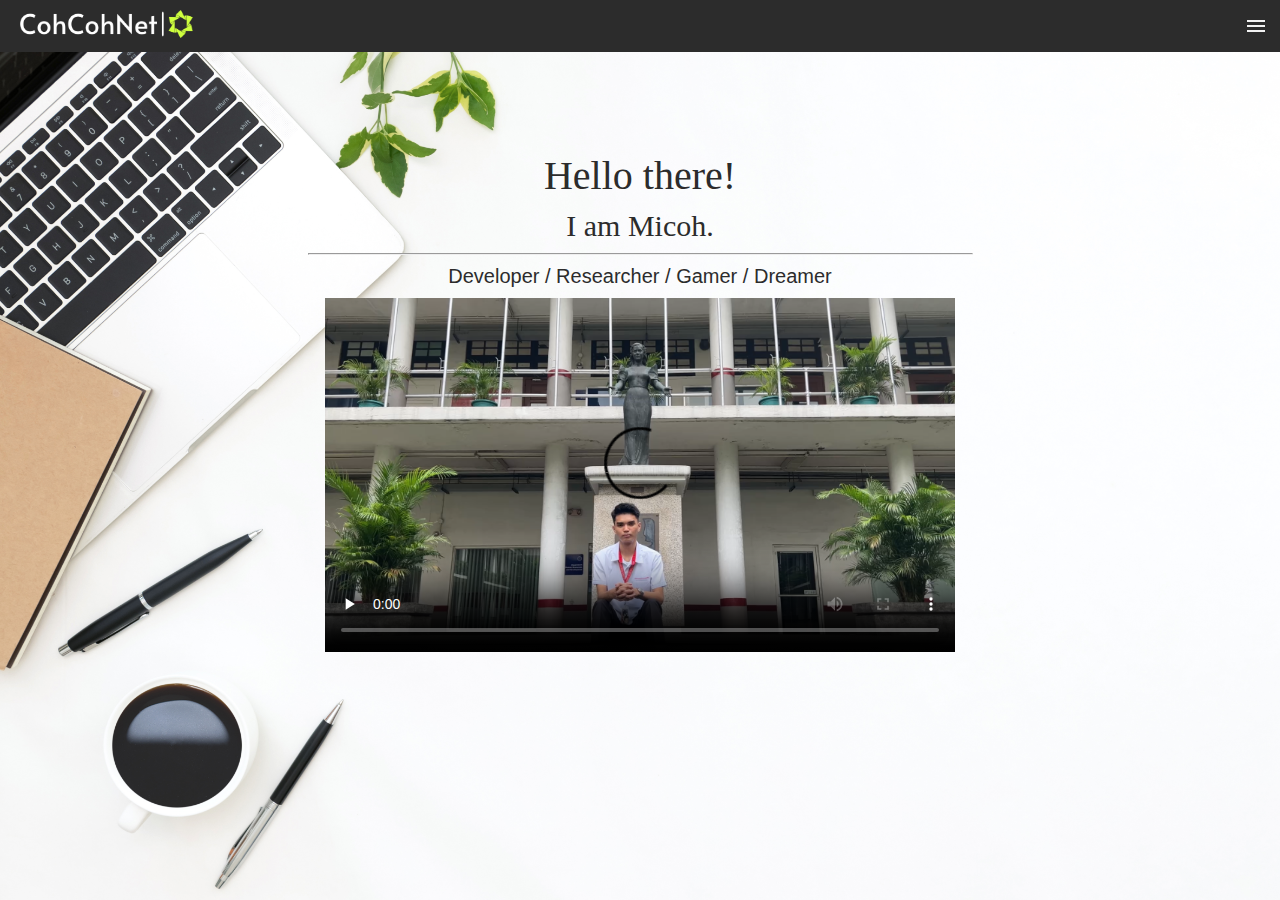
<file: index.html>
<!DOCTYPE html> 
<html lang="en">
<head>
    <meta charset="utf-8">
    <meta name="viewport" content="width=device-width, initial-scale=1.0">
    <title>Home</title>
    <link rel="stylesheet" href="design.css">
</head>
<body id="Home">
    <!--VILLAR, MICOH-->
    <!--03/01/2024-->
    <header class="topnav">
        <a class="logo" href="../index.html"><img src="images/Logo.png" alt="Logo"></a>
        <input class="menu-btn" type="checkbox" id="menu-btn">
        <label class="menu-icon" for="menu-btn"><span class="nav-icon"></span></label>
        <ul class="navcontainer">
            <li><a class="active" href="index.html">Home</a></li>
            <li><a href="RESUME/VILLAR_RESUME_ITAD.html">Resume</a></li>
            <li><a href="BIOGRAPHY/Villar_Biography_.html">Biography</a></li>
            <li><a href="SKILLS/Skills.html">Skills & Interests</a></li>
            <li><a href="GALLERY/Villar-Gallery.html">Gallery</a></li>
            <li><a href="MY BEATS/my-beats.html"> My Beats</a></li>
            <li><a href="MY KIND OF FILM/myfilms.html">My Kind of Film</a></li>
            <li><a href="DREAM DESTINATIONS/destination.html">Travel Goals</a></li>
            <li><a href="BUCKET LIST/bucketlist.html">Bucket List</a></li>
        </ul>
    </header>
    <div id="welcomemessage">
        <h1 id="hello">
            Hello there!
        </h1>
        <h1 id="intro">
            I am Micoh.
        </h1>
        <hr width="95%">
        <p id="roletitles">
            Developer / Researcher / Gamer / Dreamer
        </p>
        <div class="vid-container">
            <video poster="images/welcome.png" id="welcomevid" controls preload="none">
                <source  src="videos/Welcome Video.mp4" type="video/mp4">
            </video>
        </div>
    </div>
</body>
</html>
</file>
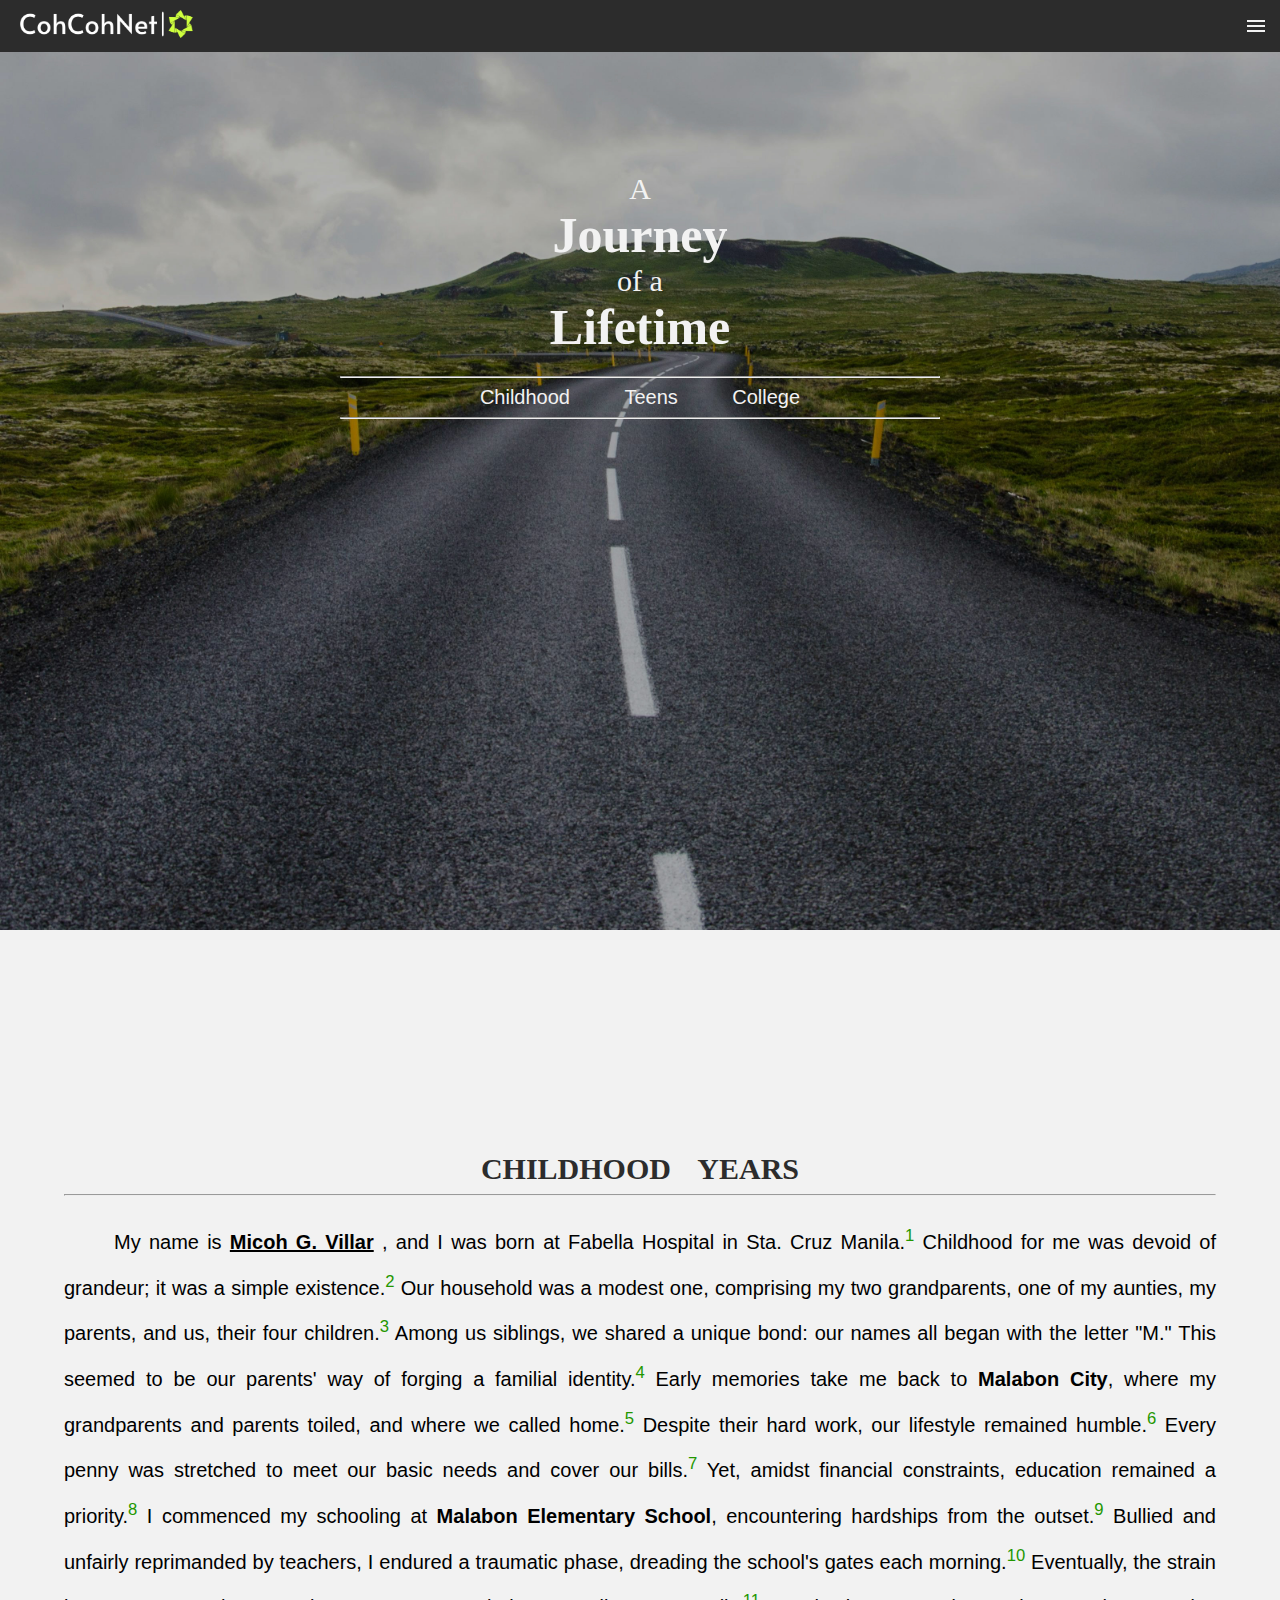
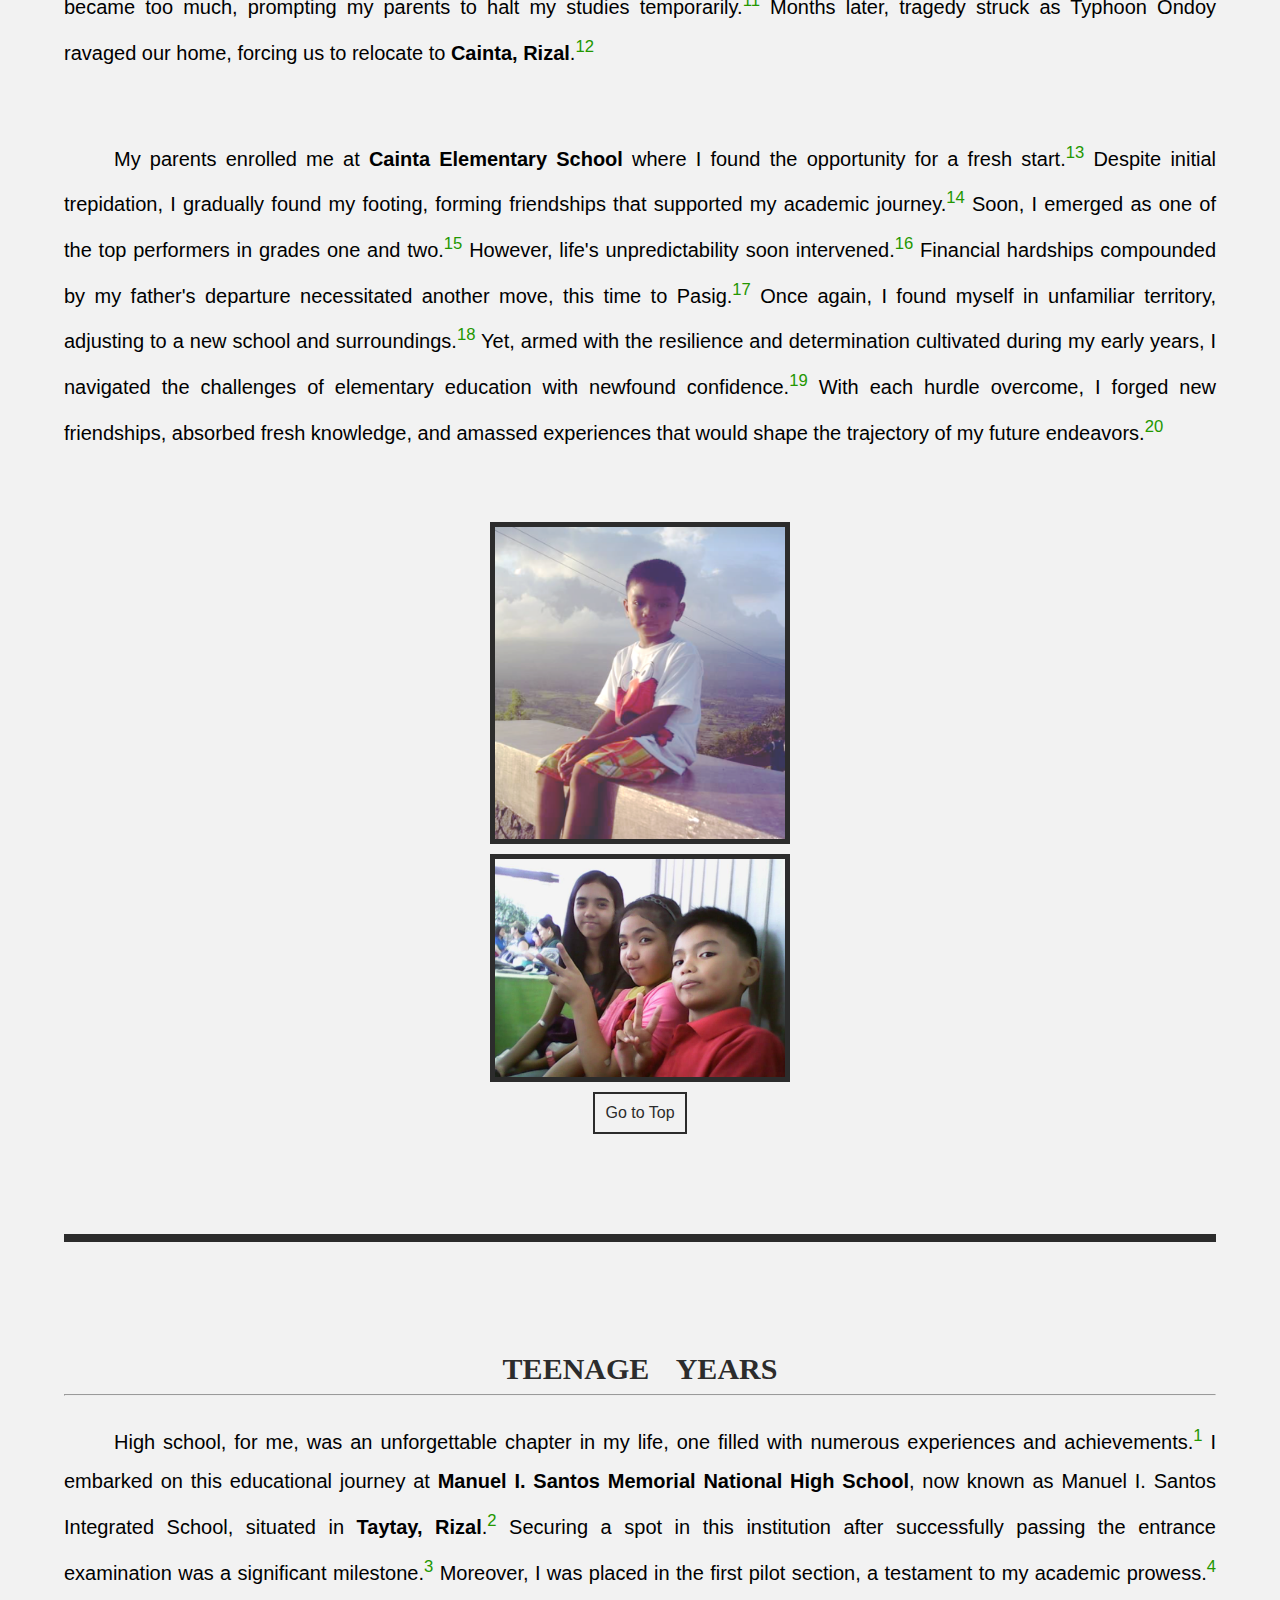
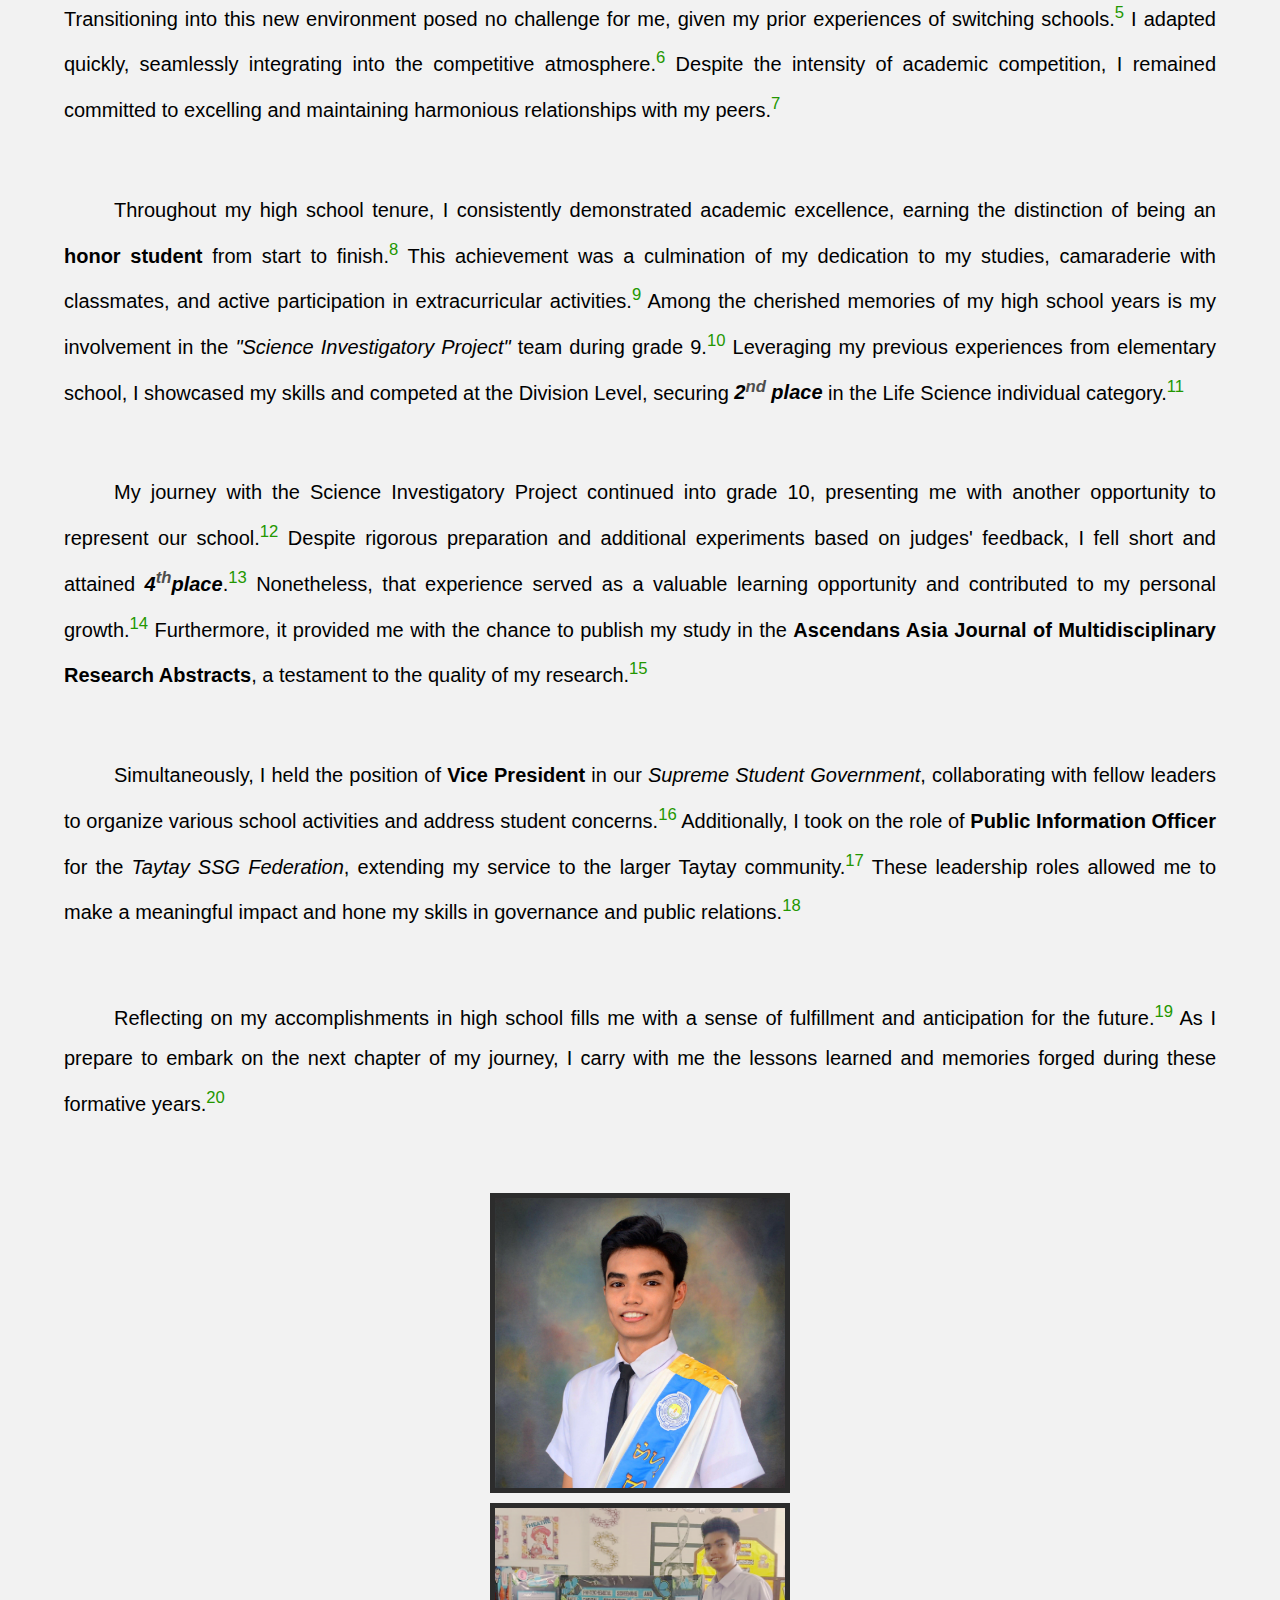
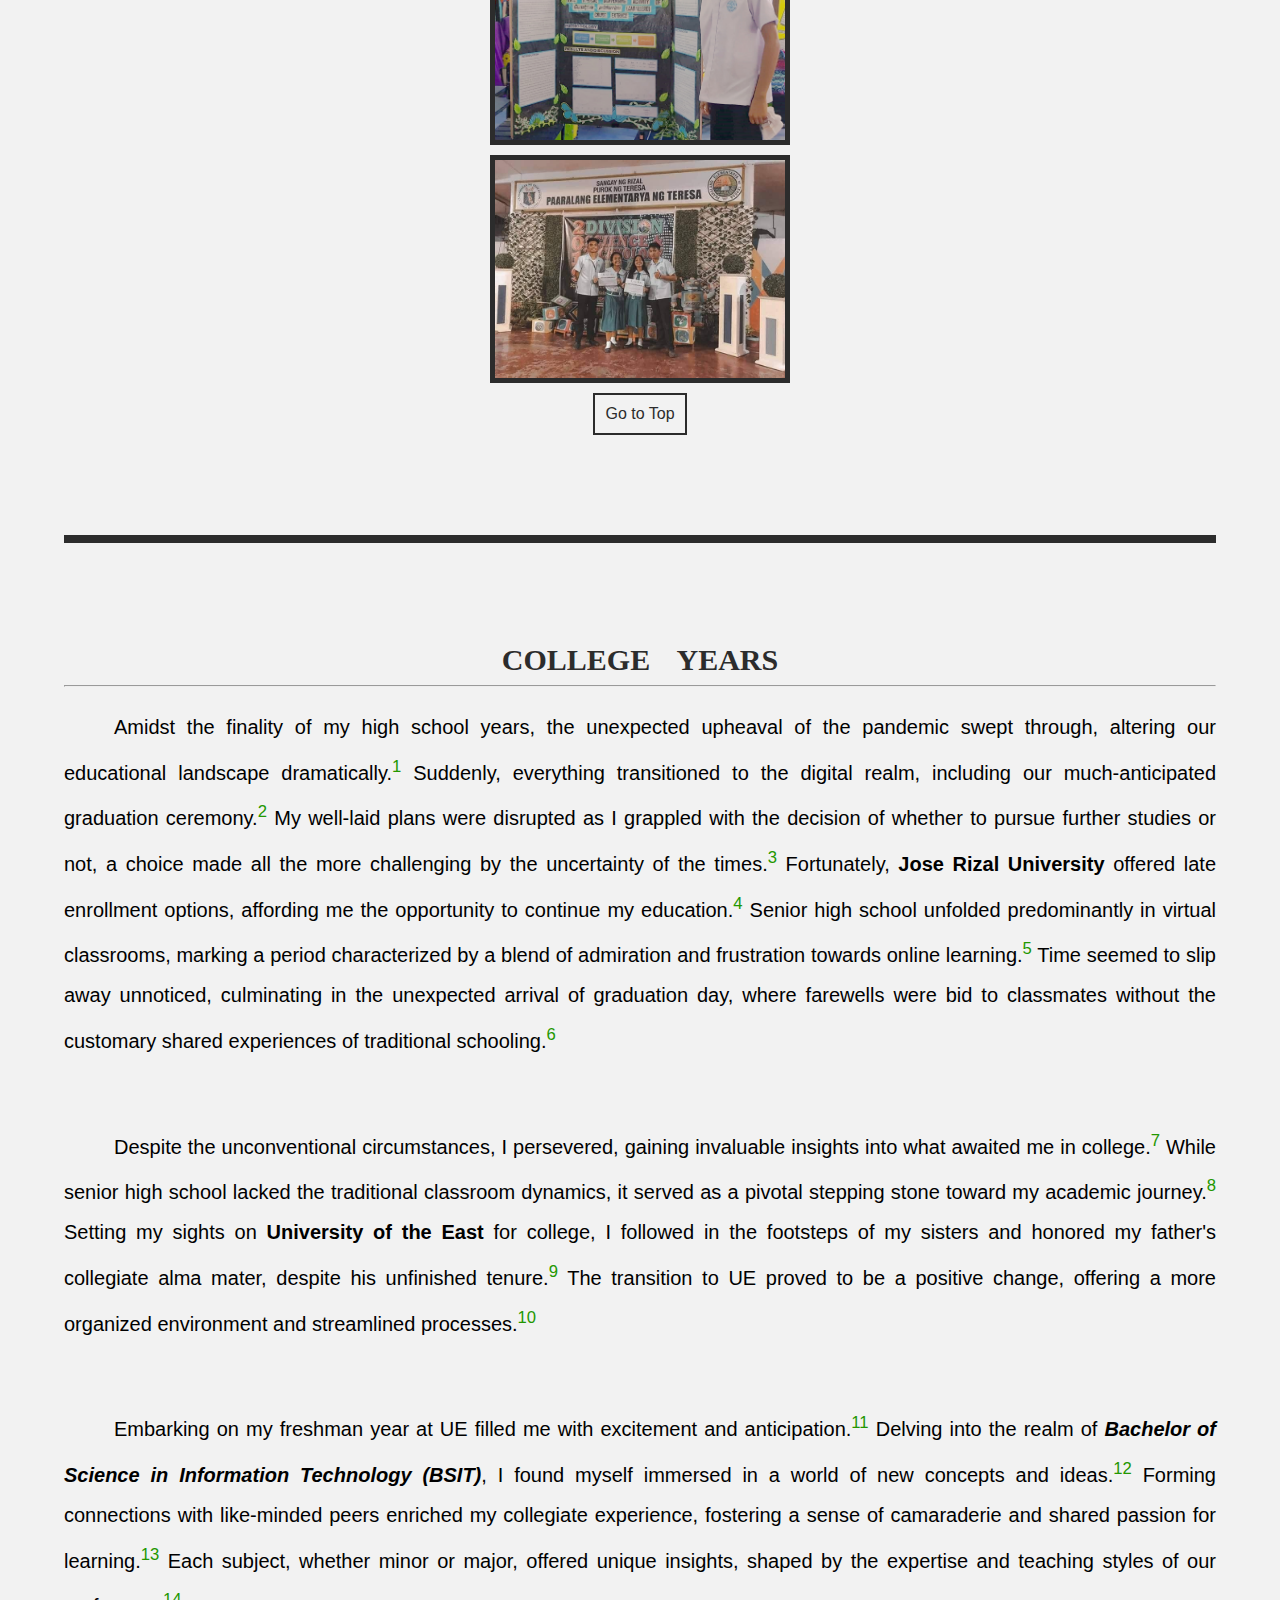
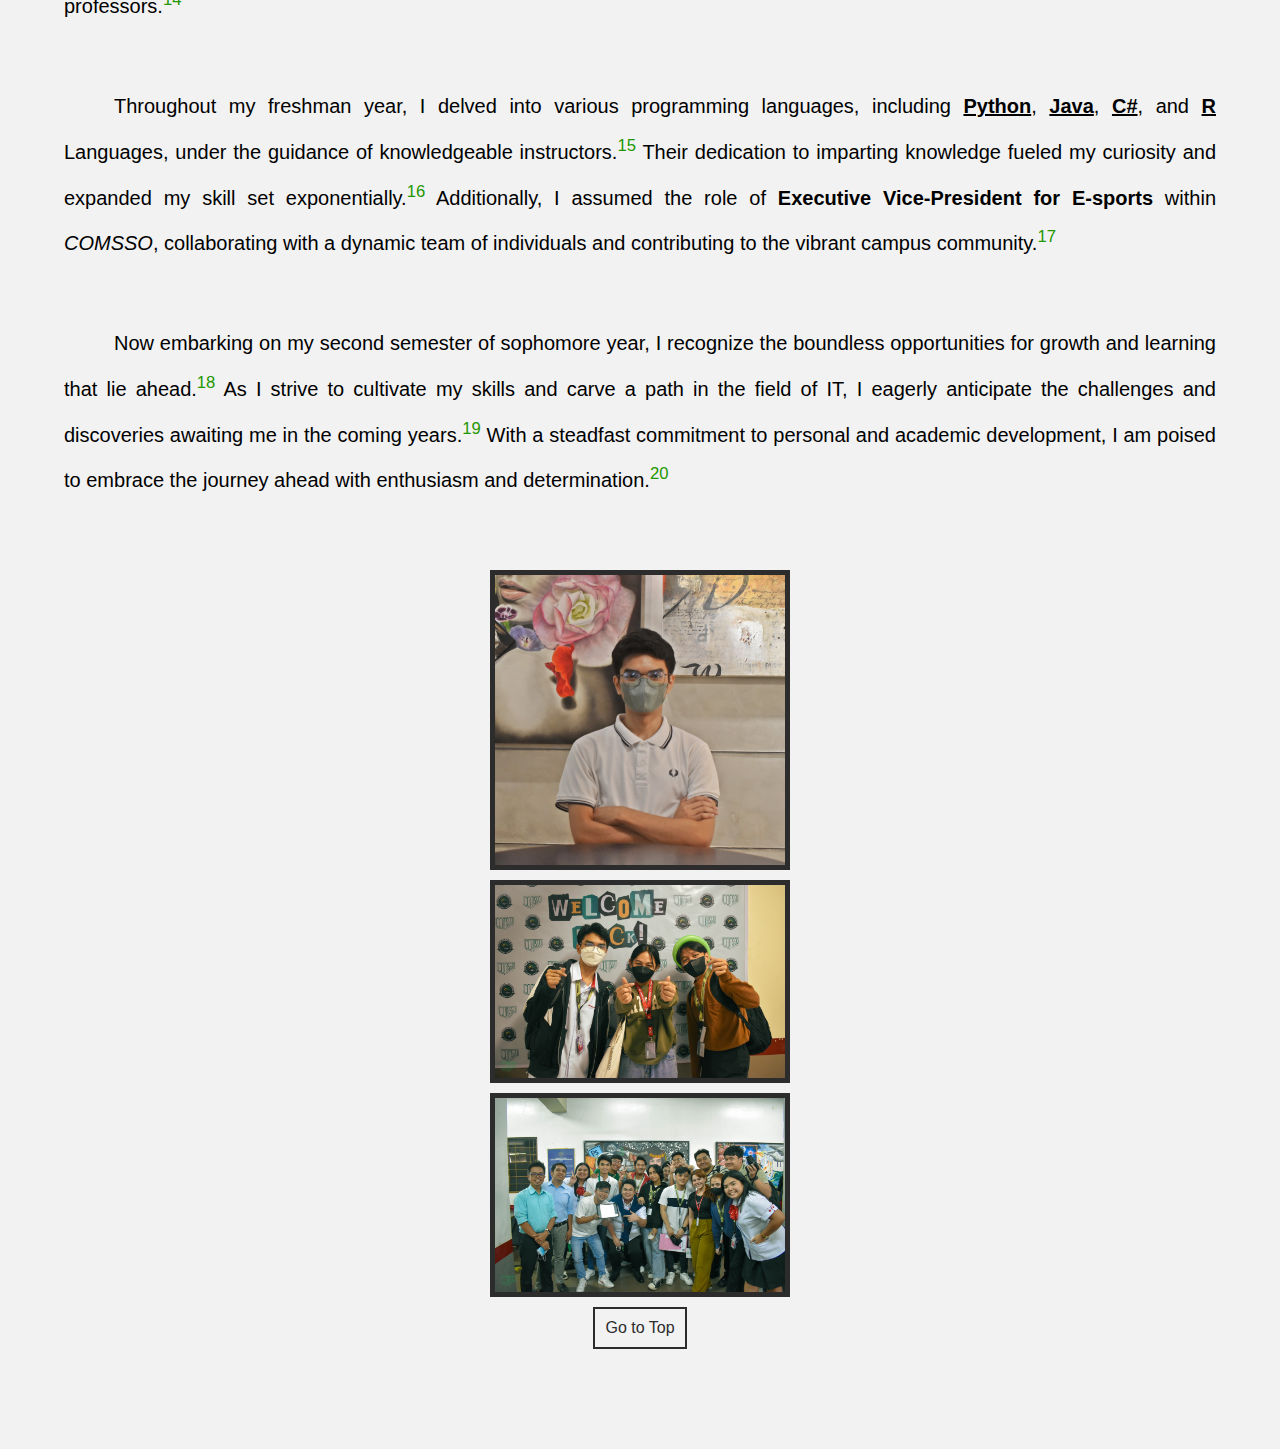
<file: BIOGRAPHY/Villar_Biography_.html>
<!DOCTYPE html>
<html lang="en">
    <head>
        <meta charset="utf-8">
        <meta name="viewport" content="width=device-width, initial-scale=1.0">
        <title>Biography</title>
        <link rel="stylesheet" href="../design.css">
        <link rel="stylesheet" href="biographyDesign.css">
    </head>
    <body id="biography">
        <base name="biography">
        <!--VILLAR,MICOH-->
        <!--2.7.2024-->
        <header class="topnav">
            <a class="logo" href="../index.html"><img src="../images/Logo.png" alt="Logo"></a>
            <input class="menu-btn" type="checkbox" id="menu-btn">
            <label class="menu-icon" for="menu-btn"><span class="nav-icon"></span></label>
            <ul class="navcontainer">
                <li><a href="../index.html">Home</a></li>
                <li><a href="../RESUME/VILLAR_RESUME_ITAD.html">Resume</a></li>
                <li><a class="active" href="Villar_Biography_.html">Biography</a></li>
                <li><a href="../SKILLS/Skills.html">Skills & Interests</a></li>
                <li><a href="../GALLERY/Villar-Gallery.html">Gallery</a></li>
                <li><a href="../MY BEATS/my-beats.html"> My Beats</a></li>
                <li><a href="../MY KIND OF FILM/myfilms.html">My Kind of Film</a></li>
                <li><a href="../DREAM DESTINATIONS/destination.html">Travel Goals</a></li>
                <li><a href="../BUCKET LIST/bucketlist.html">Bucket List</a></li>
            </ul>
        </header>
        <div id="titlebg">
            <div id="titlecontainer">
                <div  id="biotitle">
                    <h1>
                        A <br>
                        <b>Journey</b><br>
                        of a <br>
                        <b>Lifetime</b>
                    </h1>
                </div>
                <hr width="90%" align="center">
                <div class="menu">
                    <a href="#childhood">Childhood</a>
                    <a href="#teenage">Teens</a>
                    <a href="#college">College</a>
                </div>
                <hr width="90%" align="center">
            </div>
        </div>
        <div id="cntcontainer">
            <div id="childhood" class="row">
                <div class="column left">
                    <h2>Childhood Years</h2>
                    <hr>
                    <p>My name is <strong><u>Micoh G. Villar</u></strong> , and I was born at Fabella Hospital in Sta. Cruz Manila.<sup>1</sup> Childhood for me was devoid of grandeur; it was a simple existence.<sup>2</sup> Our household was a modest one, comprising my two grandparents, one of my aunties, my parents, and us, their four children.<sup>3</sup> Among us siblings, we shared a unique bond: our names all began with the letter "M." This seemed to be our parents' way of forging a familial identity.<sup>4</sup> Early memories take me back to <strong>Malabon City</strong>, where my grandparents and parents toiled, and where we called home.<sup>5</sup> Despite their hard work, our lifestyle remained humble.<sup>6</sup> Every penny was stretched to meet our basic needs and cover our bills.<sup>7</sup> Yet, amidst financial constraints, education remained a priority.<sup>8</sup> I commenced my schooling at <strong>Malabon Elementary School</strong>, encountering hardships from the outset.<sup>9</sup> Bullied and unfairly reprimanded by teachers, I endured a traumatic phase, dreading the school's gates each morning.<sup>10</sup> Eventually, the strain became too much, prompting my parents to halt my studies temporarily.<sup>11</sup> Months later, tragedy struck as Typhoon Ondoy ravaged our home, forcing us to relocate to <strong>Cainta, Rizal</strong>.<sup>12</sup><br><br></p>

                    <p>My parents enrolled me at <strong>Cainta Elementary School</strong> where I found the opportunity for a fresh start.<sup>13</sup> Despite initial trepidation, I gradually found my footing, forming friendships that supported my academic journey.<sup>14</sup> Soon, I emerged as one of the top performers in grades one and two.<sup>15</sup> However, life's unpredictability soon intervened.<sup>16</sup> Financial hardships compounded by my father's departure necessitated another move, this time to Pasig.<sup>17</sup> Once again, I found myself in unfamiliar territory, adjusting to a new school and surroundings.<sup>18</sup> Yet, armed with the resilience and determination cultivated during my early years, I navigated the challenges of elementary education with newfound confidence.<sup>19</sup> With each hurdle overcome, I forged new friendships, absorbed fresh knowledge, and amassed experiences that would shape the trajectory of my future endeavors.<sup>20</sup><br><br></p>
                </div>
                <div class="column right">
                    <a href="Images/Childhood.png"><img src="Images/Childhood.png" alt="Childhood Picture"></a>
                    <a href="Images/Childhood1.jpg"><img src="Images/Childhood1.jpg" alt="Family Picture"></a>
                </div>
            </div>
            <div class="goTopContainer">
                <a href="Villar_Biography_.html">Go to Top</a>
            </div>
            <hr size="10px" color="#2c2c2c" style="margin: 100px 0px;">
            <div id="teenage" class="row">       
                <div class="column left">     
                    <h2>Teenage Years</h2>
                    <hr>
                    <p>High school, for me, was an unforgettable chapter in my life, one filled with numerous experiences and achievements.<sup>1</sup> I embarked on this educational journey at <strong>Manuel I. Santos Memorial National High School</strong>, now known as Manuel I. Santos Integrated School, situated in <strong>Taytay, Rizal</strong>.<sup>2</sup> Securing a spot in this institution after successfully passing the entrance examination was a significant milestone.<sup>3</sup> Moreover, I was placed in the first pilot section, a testament to my academic prowess.<sup>4</sup> Transitioning into this new environment posed no challenge for me, given my prior experiences of switching schools.<sup>5</sup> I adapted quickly, seamlessly integrating into the competitive atmosphere.<sup>6</sup> Despite the intensity of academic competition, I remained committed to excelling and maintaining harmonious relationships with my peers.<sup>7</sup><br><br></p>

                    <p>Throughout my high school tenure, I consistently demonstrated academic excellence, earning the distinction of being an <strong>honor student</strong> from start to finish.<sup>8</sup> This achievement was a culmination of my dedication to my studies, camaraderie with classmates, and active participation in extracurricular activities.<sup>9</sup> Among the cherished memories of my high school years is my involvement in the <em>"Science Investigatory Project"</em> team during grade 9.<sup>10</sup> Leveraging my previous experiences from elementary school, I showcased my skills and competed at the Division Level, securing <strong><em>2<sup style="color: #4D4D4D;">nd</sup> place</em></strong> in the Life Science individual category.<sup>11</sup><br><br></p>
            
                    <p>My journey with the Science Investigatory Project continued into grade 10, presenting me with another opportunity to represent our school.<sup>12</sup> Despite rigorous preparation and additional experiments based on judges' feedback, I fell short and attained <strong><em>4<sup style="color: #4D4D4D;">th</sup>place</em></strong>.<sup>13</sup> Nonetheless, that experience served as a valuable learning opportunity and contributed to my personal growth.<sup>14</sup> Furthermore, it provided me with the chance to publish my study in the <b>Ascendans Asia Journal of Multidisciplinary Research Abstracts</b>, a testament to the quality of my research.<sup>15</sup><br><br></p>
            
                    <p>Simultaneously, I held the position of <strong>Vice President</strong> in our <em>Supreme Student Government</em>, collaborating with fellow leaders to organize various school activities and address student concerns.<sup>16</sup> Additionally, I took on the role of <strong>Public Information Officer</strong> for the <em>Taytay SSG Federation</em>, extending my service to the larger Taytay community.<sup>17</sup> These leadership roles allowed me to make a meaningful impact and hone my skills in governance and public relations.<sup>18</sup><br><br></p>
                
                    <p>Reflecting on my accomplishments in high school fills me with a sense of fulfillment and anticipation for the future.<sup>19</sup> As I prepare to embark on the next chapter of my journey, I carry with me the lessons learned and memories forged during these formative years.<sup>20</sup><br><br></p>
                </div>
                <div class="column right">
                    <a href="Images/Teenage.jpg"><img src="Images/Teenage.jpg" alt="Teenager Picture"></a>
                    <a href="Images/Teenage2.jpg"><img src="Images/Teenage2.jpg" alt="Teenage Picture"></a>
                    <a href="Images/Teenage3.jpg"><img src="Images/Teenage3.jpg" alt="Teenage Picture"></a>
                </div>
            </div>
            <div class="goTopContainer">
                <a href="Villar_Biography_.html">Go to Top</a>
            </div>
            <hr size="10px" color="#2c2c2c" style="margin: 100px 0px;">
            <div id="college" class="row">
                <div class="column left">
                    <h2>College Years</h2>
                    <hr>
                    <p>A</b></mark>midst the finality of my high school years, the unexpected upheaval of the pandemic swept through, altering our educational landscape dramatically.<sup>1</sup> Suddenly, everything transitioned to the digital realm, including our much-anticipated graduation ceremony.<sup>2</sup> My well-laid plans were disrupted as I grappled with the decision of whether to pursue further studies or not, a choice made all the more challenging by the uncertainty of the times.<sup>3</sup> Fortunately, <strong>Jose Rizal University</strong> offered late enrollment options, affording me the opportunity to continue my education.<sup>4</sup> Senior high school unfolded predominantly in virtual classrooms, marking a period characterized by a blend of admiration and frustration towards online learning.<sup>5</sup> Time seemed to slip away unnoticed, culminating in the unexpected arrival of graduation day, where farewells were bid to classmates without the customary shared experiences of traditional schooling.<sup>6</sup><br><br></p>

                    <p>Despite the unconventional circumstances, I persevered, gaining invaluable insights into what awaited me in college.<sup>7</sup> While senior high school lacked the traditional classroom dynamics, it served as a pivotal stepping stone toward my academic journey.<sup>8</sup> Setting my sights on <strong>University of the East</strong> for college, I followed in the footsteps of my sisters and honored my father's collegiate alma mater, despite his unfinished tenure.<sup>9</sup> The transition to UE proved to be a positive change, offering a more organized environment and streamlined processes.<sup>10</sup><br><br></p>

                    <p>Embarking on my freshman year at UE filled me with excitement and anticipation.<sup>11</sup> Delving into the realm of <strong><em>Bachelor of Science in Information Technology (BSIT)</em></strong>, I found myself immersed in a world of new concepts and ideas.<sup>12</sup> Forming connections with like-minded peers enriched my collegiate experience, fostering a sense of camaraderie and shared passion for learning.<sup>13</sup> Each subject, whether minor or major, offered unique insights, shaped by the expertise and teaching styles of our professors.<sup>14</sup><br><br></p>

                    <p>Throughout my freshman year, I delved into various programming languages, including <strong><u>Python</u></strong>, <strong><u>Java</u></strong>, <strong><u>C#</u></strong>, and <strong><u>R</u></strong> Languages, under the guidance of knowledgeable instructors.<sup>15</sup> Their dedication to imparting knowledge fueled my curiosity and expanded my skill set exponentially.<sup>16</sup> Additionally, I assumed the role of <strong>Executive Vice-President for E-sports</strong> within <em>COMSSO</em>, collaborating with a dynamic team of individuals and contributing to the vibrant campus community.<sup>17</sup><br><br></p>

                    <p>Now embarking on my second semester of sophomore year, I recognize the boundless opportunities for growth and learning that lie ahead.<sup>18</sup> As I strive to cultivate my skills and carve a path in the field of IT, I eagerly anticipate the challenges and discoveries awaiting me in the coming years.<sup>19</sup> With a steadfast commitment to personal and academic development, I am poised to embrace the journey ahead with enthusiasm and determination.<sup>20</sup><br><br></p>
                </div>
                <div class="column right">
                    <a href="Images/College.jpg"><img src="Images/College.jpg" alt="College Picture"></a>
                    <a href="Images/College1.jpg"><img src="Images/College1.jpg" alt="College Picture"></a>
                    <a href="Images/College2.jpg"><img src="Images/College2.jpg" alt="College Picture"></a>
                </div>
            </div>
            <div class="goTopContainer">
                <a href="Villar_Biography_.html">Go to Top</a>
            </div>
        </div>
    </body>
</html>
</file>
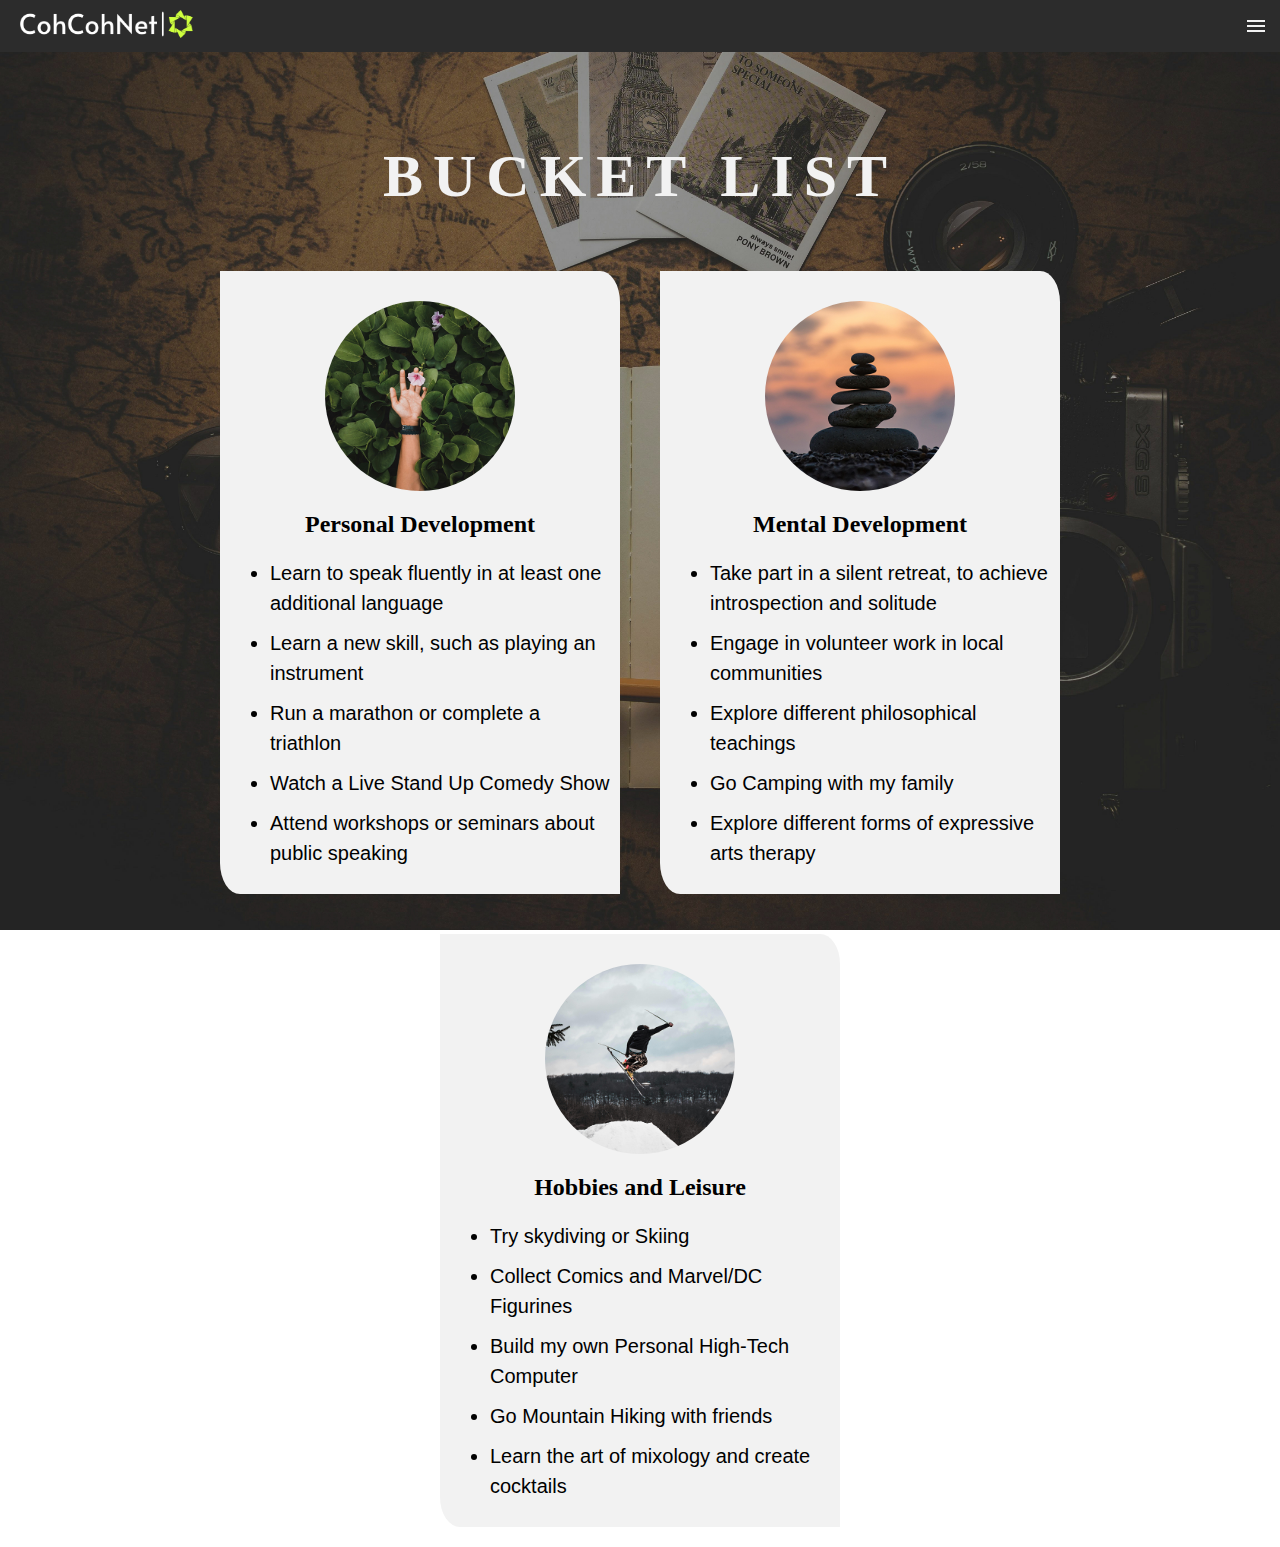
<file: BUCKET LIST/bucketlist.html>
<!DOCTYPE html> 
<html lang="en">
<head>
    <meta charset="utf-8">
    <meta name="viewport" content="width=device-width, initial-scale=1.0">
    <title>Bucket List</title>
    <link rel="stylesheet" href="../design.css">
    <link rel="stylesheet" href="bucketlist.css">
</head>
<body class=".bucket">
    <link rel="stylesheet" type="text/css">
    <header class="topnav">
        <a class="logo" href="../index.html"><img src="../images/Logo.png" alt="Logo"></a>
        <input class="menu-btn" type="checkbox" id="menu-btn">
        <label class="menu-icon" for="menu-btn"><span class="nav-icon"></span></label>
        <ul class="navcontainer">
            <li><a href="../index.html">Home</a></li>
            <li><a href="../RESUME/VILLAR_RESUME_ITAD.html">Resume</a></li>
            <li><a href="../BIOGRAPHY/Villar_Biography_.html">Biography</a></li>
            <li><a href="../Skills.html">Skills & Interests</a></li>
            <li><a href="../GALLERY/Villar-Gallery.html">Gallery</a></li>
            <li><a href="../MY BEATS/my-beats.html"> My Beats</a></li>
            <li><a href="../MY KIND OF FILM/myfilms.html">My Kind of Film</a></li>
            <li><a href="../DREAM DESTINATIONS/destination.html">Travel Goals</a></li>
            <li><a class="active" href="bucketlist.html">Bucket List</a></li>
        </ul>
    </header>
    <div class="main">
        <div class="titlecontainer">
            <div class="maintitle">
                <h1>BUCKET LIST</h1>
            </div>
        </div>
        <div class="bigbucket">
            <div class="bucket">
                <img src="images/bucket1.jpg" alt="Personal Growth">
                <h2>Personal Development</h2>
                <ul>
                    <li>Learn to speak fluently in at least one additional language</li>
                    <li>Learn a new skill, such as playing an instrument</li>
                    <li>Run a marathon or complete a triathlon</li>
                    <li>Watch a Live Stand Up Comedy Show</li>
                    <li>Attend workshops or seminars about public speaking</li>
                </ul>
            </div>
            <div class="bucket">
                <img src="images/bucket2.jpg" alt="Personal Growth">
                <h2>Mental Development</h2>
                <ul>
                    <li>Take part in a silent retreat, to achieve introspection and solitude</li>
                    <li>Engage in volunteer work in local communities</li>
                    <li>Explore different philosophical teachings</li>
                    <li>Go Camping with my family</li>
                    <li>Explore different forms of expressive arts therapy</li>
                </ul>
            </div>
            <div class="bucket">
                <img src="images/bucket3.jpg" alt="Personal Growth">
                <h2>Hobbies and Leisure</h2>
                <ul>
                    <li>Try skydiving or Skiing</li>
                    <li>Collect Comics and Marvel/DC Figurines</li>
                    <li>Build my own Personal High-Tech Computer</li>
                    <li>Go Mountain Hiking with friends</li>
                    <li>Learn the art of mixology and create cocktails</li>
                </ul>
            </div>
        </div>
    </div>
</body>
</html>
</file>
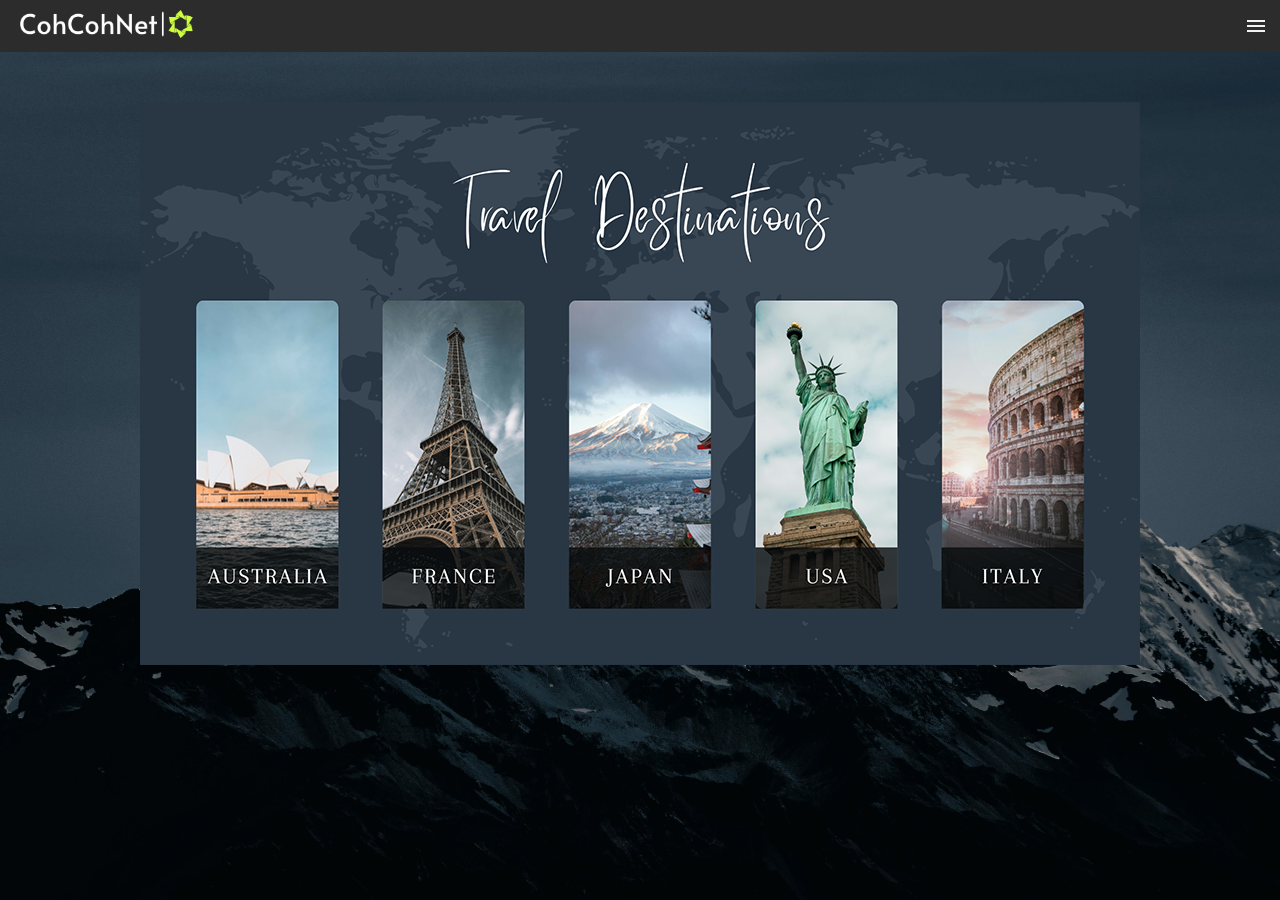
<file: DREAM DESTINATIONS/destination.html>
<!DOCTYPE html>
<html lang="en">
<head>
    <meta charset="UTF-8">
    <meta name="viewport" content="width=device-width, initial-scale=1.0">
    <title>Dream Destinations</title>
    <link rel="stylesheet" href="../design.css">
    <link rel="stylesheet" href="destination.css">
</head>
<body class="destination">
    <header class="topnav">
        <a class="logo" href="../index.html"><img src="../images/Logo.png" alt="Logo"></a>
        <input class="menu-btn" type="checkbox" id="menu-btn">
        <label class="menu-icon" for="menu-btn"><span class="nav-icon"></span></label>
        <ul class="navcontainer">
            <li><a href="../index.html">Home</a></li>
            <li><a href="../RESUME/VILLAR_RESUME_ITAD.html">Resume</a></li>
            <li><a href="../BIOGRAPHY/Villar_Biography_.html">Biography</a></li>
            <li><a href="../SKILLS/Skills.html">Skills & Interests</a></li>
            <li><a href="../GALLERY/Villar-Gallery.html">Gallery</a></li>
            <li><a href="../MY BEATS/my-beats.html"> My Beats</a></li>
            <li><a href="../MY KIND OF FILM/myfilms.html">My Kind of Film</a></li>
            <li><a class="active" href="destination.html">Travel Goals</a></li>
            <li><a href="../BUCKET LIST/bucketlist.html">Bucket List</a></li>
        </ul>
    </header>
    <div class="map">
        <img class="travel2" src="images/TravelMap2.png" alt="Travel Map" usemap="#imgmap2">
        <img class="travel1" src="images/TravelMap1.png" alt="Travel Map" usemap="#imgmap1">
        <img class="travel" src="images/TravelMap.png" alt="Travel Map" usemap="#imgmap">
        

        <map name="imgmap">
            <area target="" alt="Australia" title="Australia" href="places/australia.html" coords="55,198,200,507" shape="rect">
            <area target="" alt="France" title="France" href="places/france.html" coords="242,198,385,507" shape="rect">
            <area target="" alt="Japan" title="Japan" href="places/japan.html" coords="428,197,571,508" shape="rect">
            <area target="" alt="USA" title="USA" href="places/usa.html" coords="614,197,759,508" shape="rect">
            <area target="" alt="Italy" title="Italy" href="places/italy.html" coords="802,197,945,508" shape="rect">
        </map>
        <map name="imgmap1">
            <area target="" alt="Australia" title="Australia" href="places/australia.html" coords="41,163,373,272" shape="rect">
            <area target="" alt="France" title="France" href="places/france.html" coords="41,308,372,420" shape="rect">
            <area target="" alt="Japan" title="Japan" href="places/japan.html" coords="41,454,373,564" shape="rect">
            <area target="" alt="USA" title="USA" href="places/usa.html" coords="41,601,374,712" shape="rect">
            <area target="" alt="Italy" title="Italy" href="places/italy.html" coords="40,748,374,857" shape="rect">
        </map>
        <map name="imgmap2">
            <area target="" alt="Australia" title="Australia" href="places/australia.html" coords="45,129,298,212" shape="rect">
            <area target="" alt="France" title="France" href="places/france.html" coords="46,240,299,324" shape="rect">
            <area target="" alt="Japan" title="Japan" href="places/japan.html" coords="45,352,299,437" shape="rect">
            <area target="" alt="USA" title="USA" href="places/usa.html" coords="45,462,300,548" shape="rect">
            <area target="" alt="Italy" title="Italy" href="places/italy.html" coords="44,574,300,660" shape="rect">
        </map>
    </div>
</body>
</html>
</file>
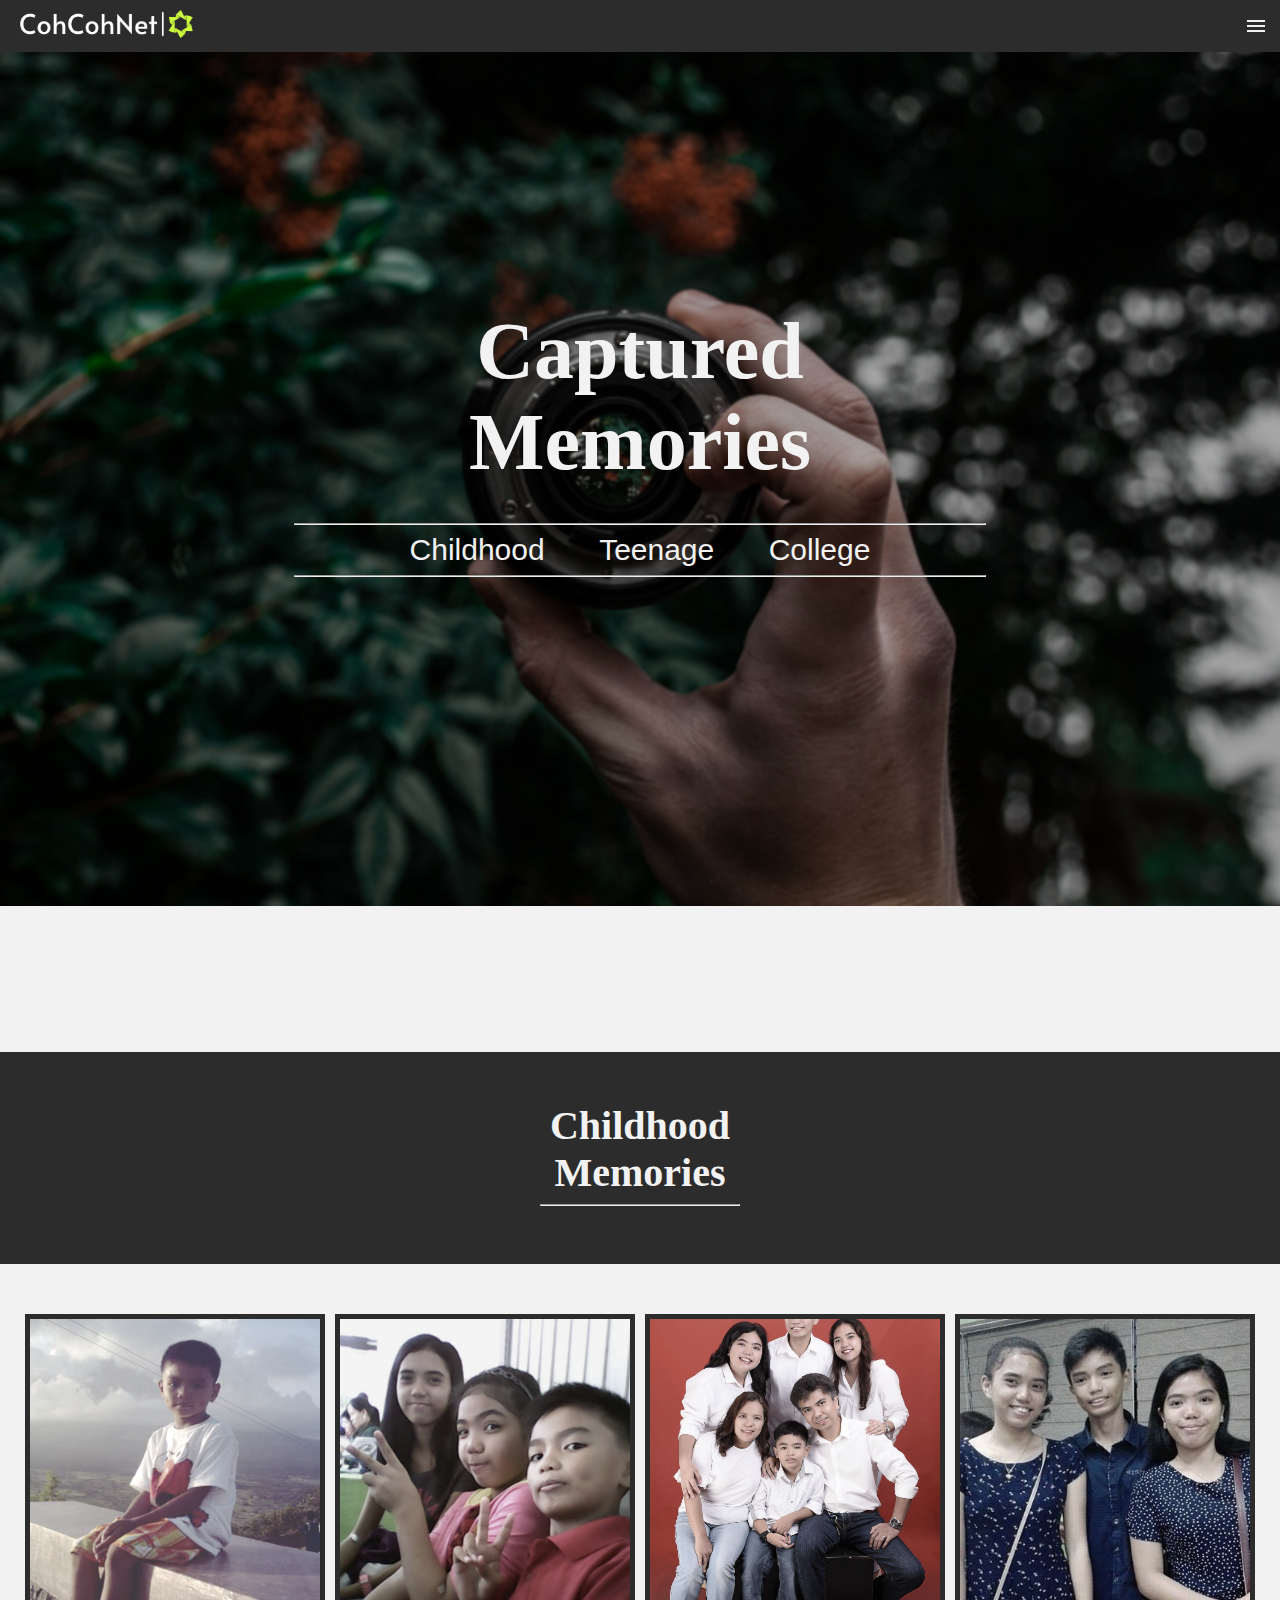
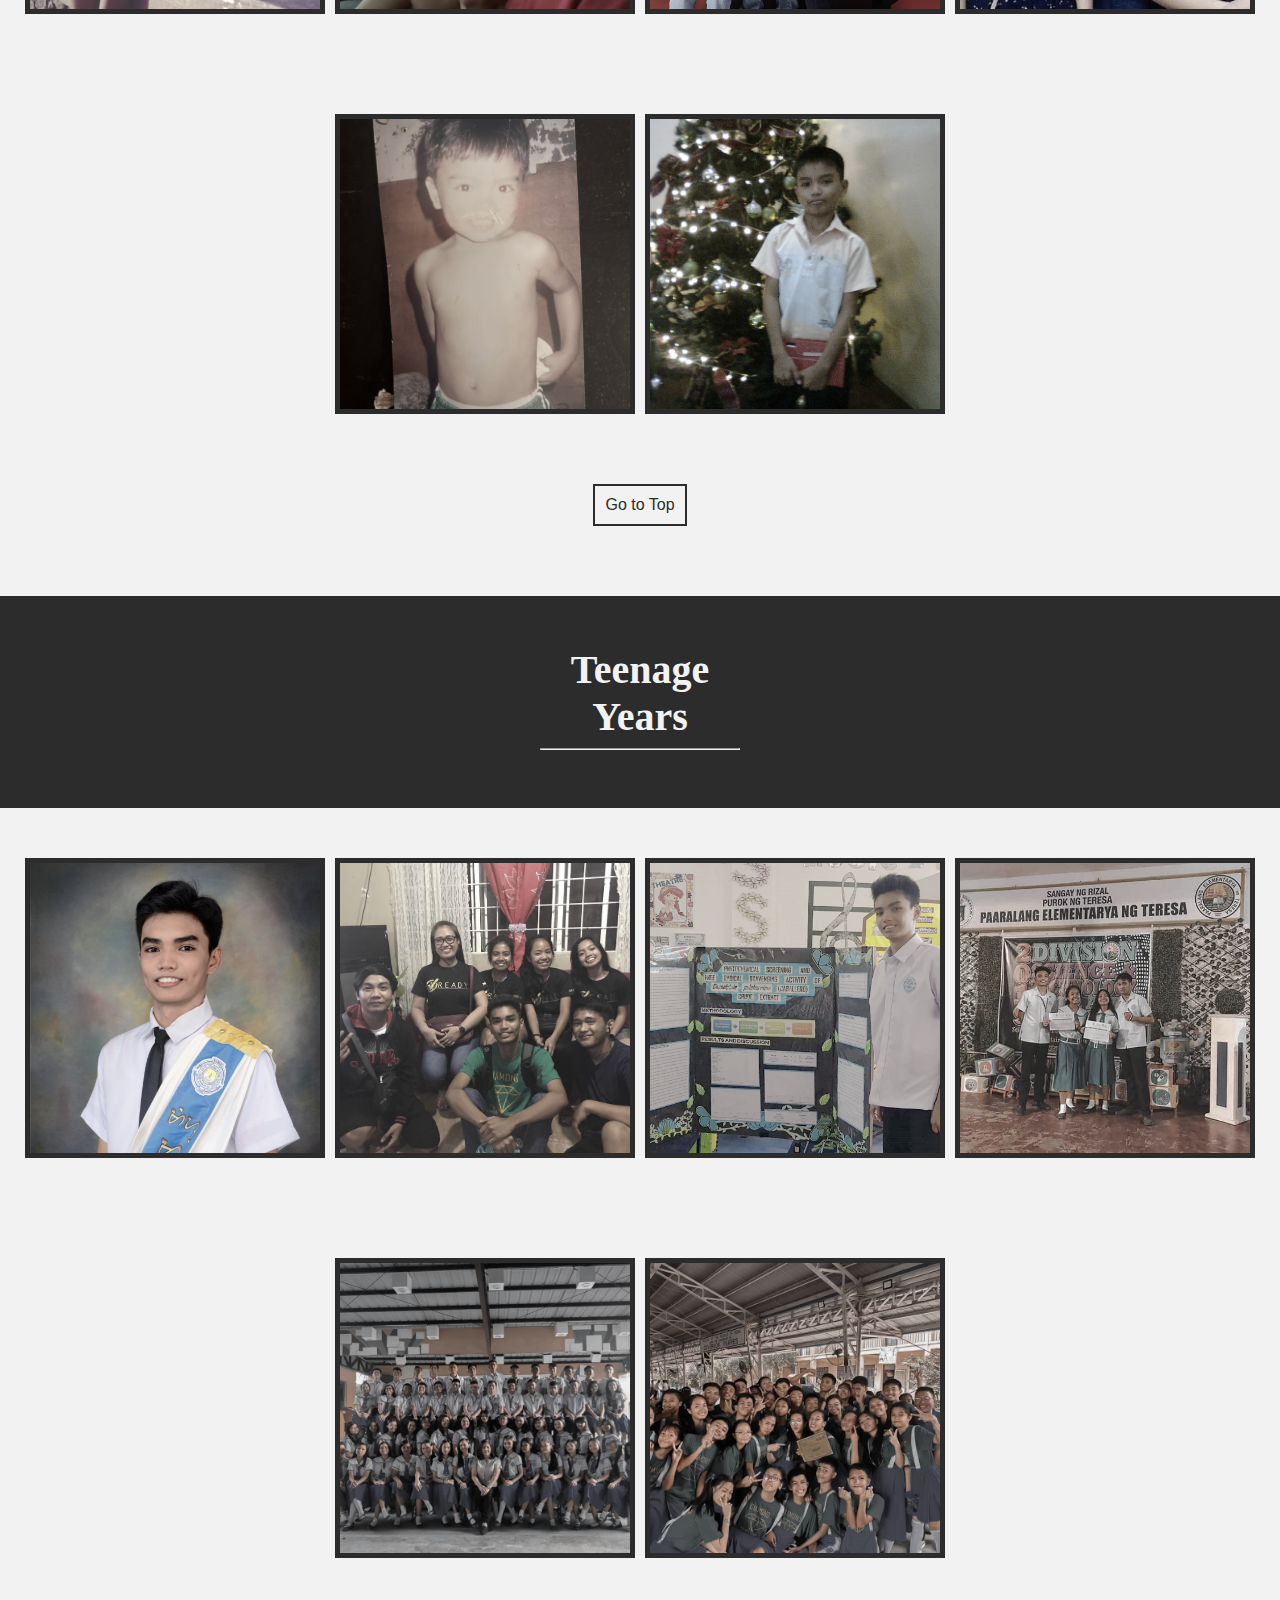
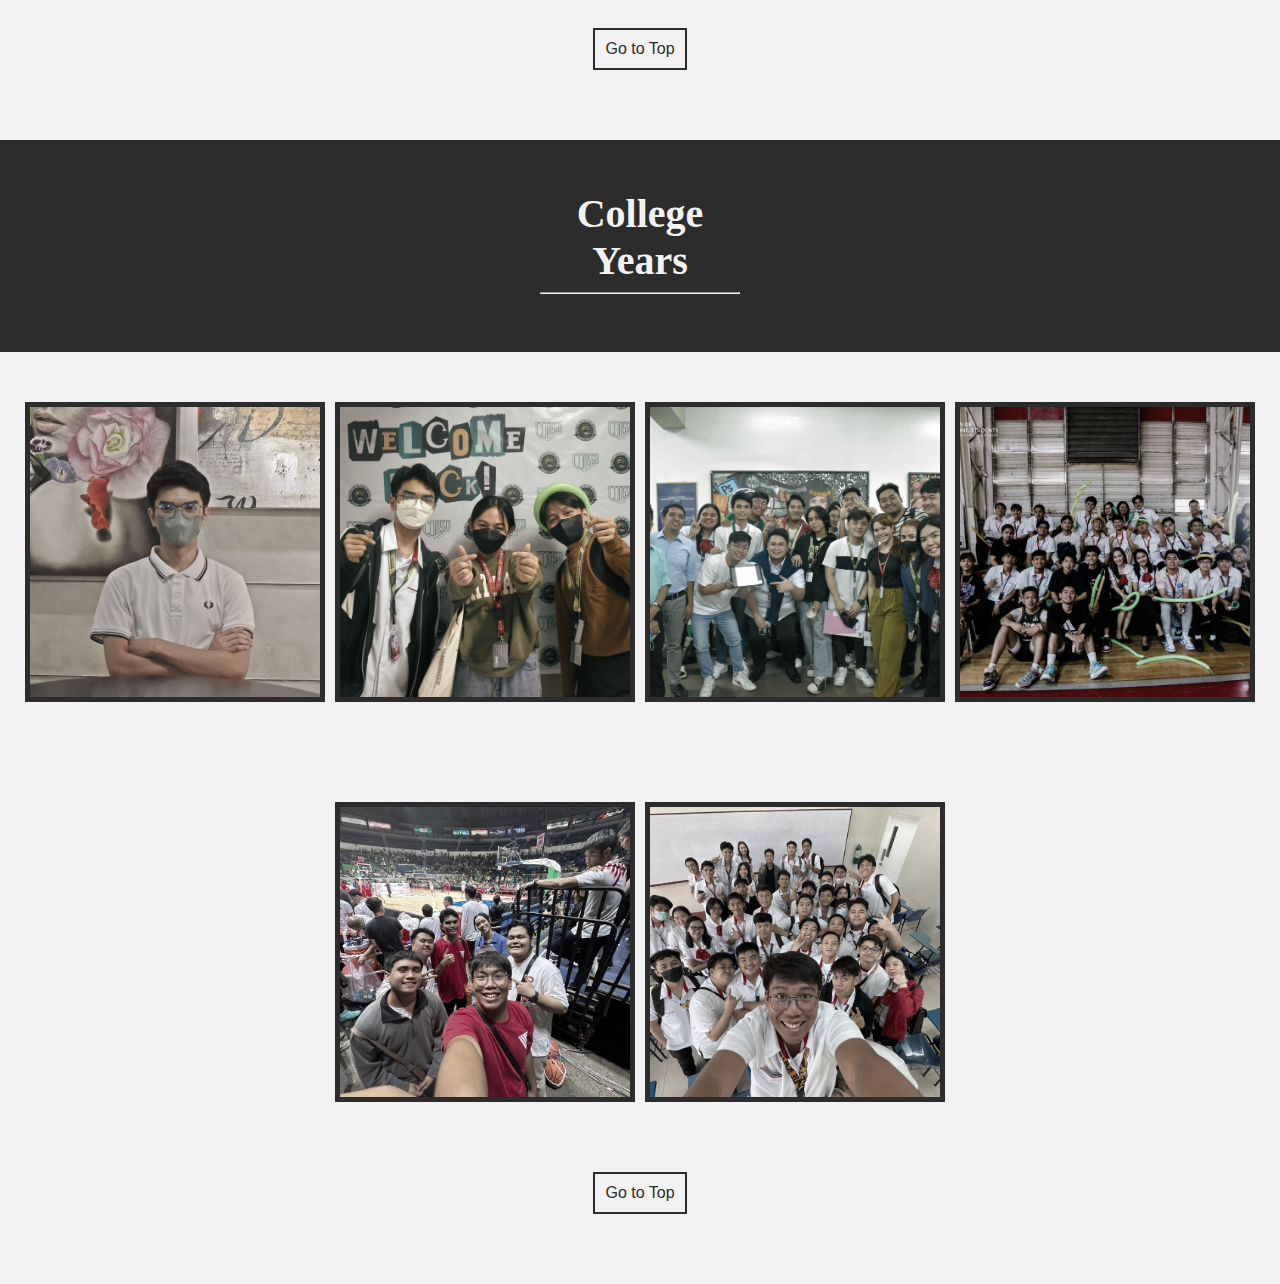
<file: GALLERY/Villar-Gallery.html>
<!DOCTYPE html>
<html lang="en">
<head>
  <meta charset="UTF-8">
  <meta name="viewport" content="width=device-width, initial-scale=1.0">
  <title>Photo Gallery</title>
  <link rel="stylesheet" href="gallery.css">
  <link rel="stylesheet" href="../design.css">
</head>
<body id="galleryPage">
  <base href="#gallery">
  <header class="topnav">
    <a class="logo" href="../index.html"><img src="../images/Logo.png" alt="Logo"></a>
    <input class="menu-btn" type="checkbox" id="menu-btn">
    <label class="menu-icon" for="menu-btn"><span class="nav-icon"></span></label>
    <ul class="navcontainer">
      <li><a href="../index.html">Home</a></li>
      <li><a href="../RESUME/VILLAR_RESUME_ITAD.html">Resume</a></li>
      <li><a href="../BIOGRAPHY/Villar_Biography_.html">Biography</a></li>
      <li><a href="../SKILLS/Skills.html">Skills & Interests</a></li>
      <li><a class="active" href="Villar-Gallery.html">Gallery</a></li>
      <li><a href="../MY BEATS/my-beats.html"> My Beats</a></li>
      <li><a href="../MY KIND OF FILM/myfilms.html">My Kind of Film</a></li>
      <li><a href="../DREAM DESTINATIONS/destination.html">Travel Goals</a></li>
      <li><a href="../BUCKET LIST/bucketlist.html">Bucket List</a></li>
    </ul>
  </header>
  <div class="mainbg">
    <div class="titlecontainer">
      <div  class="maintitle">
        <h1>
            Captured<br>
            <b>Memories</b>
        </h1>
      </div>
      <hr width="90%" align="center">
      <div class="navigation">
        <a href="#childhood" class="active">Childhood</a>
        <a href="#teenage">Teenage</a>
        <a href="#college">College</a>
      </div>
      <hr width="90%" align="center">
    </div>
  </div>
  <div class="container">
    <div class="gallerytitle" id="childhood">
      <h2>Childhood<br>Memories</h2>
      <hr width="200px">
    </div>
    <div class="galleryContainer" align="center">
      <div class="imgcontainer">
        <div style="background-image: url(images/Childhood/Childhood.png);">
          <a href="images/Childhood/Childhood.png" target="#gallery" title="My Picture in Bicol" ><img src="images/transparent.png" alt="Childhood Photo"></a>
        </div>
        <div style="background-image: url(images/Childhood/Childhood1.jpg);">
          <a href="images/Childhood/Childhood1.jpg" target="#gallery" title="Childhood Picture with my Sisters"><img src="images/transparent.png" alt="Childhood Photo"></a>
        </div>
        <div style="background-image: url(images/Childhood/Childhood2.jpg);">
          <a href="images/Childhood/Childhood2.jpg" target="#gallery" title="My Family Picture"><img src="images/transparent.png" alt="Childhood Photo"></a>
        </div>
        <div style="background-image: url(images/Childhood/Childhood3.jpg);">
          <a href="images/Childhood/Childhood3.jpg" target="#gallery" title="Our picture in Church"><img src="images/transparent.png" alt="Childhood Photo"></a>
        </div>
        <div style="background-image: url(images/Childhood/Childhood4.jpg);">
          <a href="images/Childhood/Childhood4.jpg" target="#gallery" title="Me When I was Young"><img src="images/transparent.png" alt="Childhood Photo"></a>
        </div>
        <div style="background-image: url(images/Childhood/Childhood5.jpg);">
          <a href="images/Childhood/Childhood5.jpg" target="#gallery" title="My Picture during Christmas"><img src="images/transparent.png" alt="Childhood Photo"></a>
        </div>
      </div>
      <div class="goTopContainer" style="padding: 20px 0px; margin-bottom: 50px;">
        <a href="#galleryPage">Go to Top</a>
      </div>
    </div> 
    <div class="gallerytitle" id="teenage">
      <h2>Teenage<br>Years</h2>
      <hr width="200px">
    </div>
    <div class="galleryContainer" align="center">
      <div class="imgcontainer">
        <div style="background-image: url(images/Teenage/Teenage.jpg);">
          <a href="images/Teenage/Teenage.jpg" target="#gallery" title="High School Graduation Picture"><img src="images/transparent.png" alt="Teenage Photo"></a>
        </div>
        <div style="background-image: url(images/Teenage/Teenage1.jpg);">
          <a href="images/Teenage/Teenage1.jpg" target="#gallery" title="SIP Family"><img src="images/transparent.png" alt="Teenage Photo"></a>
        </div>
        <div style="background-image: url(images/Teenage/Teenage2.jpg);">
          <a href="images/Teenage/Teenage2.jpg" target="#gallery" title="My SIP Contest Picture"><img src="images/transparent.png" alt="Teenage Photo"></a>
        </div>
        <div style="background-image: url(images/Teenage/Teenage3.jpg);">
          <a href="images/Teenage/Teenage3.jpg" target="#gallery" title="A Picture with My Co-Researchers"><img src="images/transparent.png" alt="Teenage Photo"></a>
        </div>
        <div style="background-image: url(images/Teenage/Teenage4.jpg);">
          <a href="images/Teenage/Teenage4.jpg" target="#gallery" title="Grade 10 Class Picture"><img src="images/transparent.png" alt="Teenage Photo"></a>
        </div>
        <div style="background-image: url(images/Teenage/Teenage5.jpg);">
          <a href="images/Teenage/Teenage5.jpg" target="#gallery" title="Grade 10 Dance Competition"><img src="images/transparent.png" alt="Teenage Photo"></a>
        </div>
      </div>
      <div class="goTopContainer" style="padding: 20px 0px; margin-bottom: 50px;">
        <a href="#galleryPage">Go to Top</a>
      </div>
    </div>
    <div class="gallerytitle" id="college">
      <h2>College<br>Years</h2>
      <hr width="200px">
    </div>
    <div class="galleryContainer" align="center">  
      <div class="imgcontainer">
        <div style="background-image: url(images/College/College.jpg);">
          <a href="images/College/College.jpg" target="#gallery" title="Me in College"><img src="images/transparent.png" alt="Teenage Photo"></a>
        </div>
        <div style="background-image: url(images/College/College1.jpg);">
          <a href="images/College/College1.jpg" target="#gallery" title="My First College Friends"><img src="images/transparent.png" alt="Teenage Photo"></a>
        </div>
        <div style="background-image: url(images/College/College2.jpg);">
          <a href="images/College/College2.jpg" target="#gallery" title="COMSSO batch 2022-2023"><img src="images/transparent.png" alt="Teenage Photo"></a>
        </div>
        <div style="background-image: url(images/College/College3.jpg);">
          <a href="images/College/College3.jpg" target="#gallery" title="Watching College Sports Fest"><img src="images/transparent.png" alt="Teenage Photo"></a>
        </div>
        <div style="background-image: url(images/College/College4.jpg);">
          <a href="images/College/College4.jpg" target="#gallery" title="Supporting the UE Basketball Team"><img src="images/transparent.png" alt="Teenage Photo"></a>
        </div>
        <div style="background-image: url(images/College/College5.jpg);">
          <a href="images/College/College5.jpg" target="#gallery" title="My Block Section in College"><img src="images/transparent.png" alt="Teenage Photo"></a>
        </div>
      </div>
      <div class="goTopContainer" style="padding: 20px 0px; margin-bottom: 50px;">
        <a href="#galleryPage">Go to Top</a>
      </div>
    </div>
  </div>
</body>
</html>
</file>
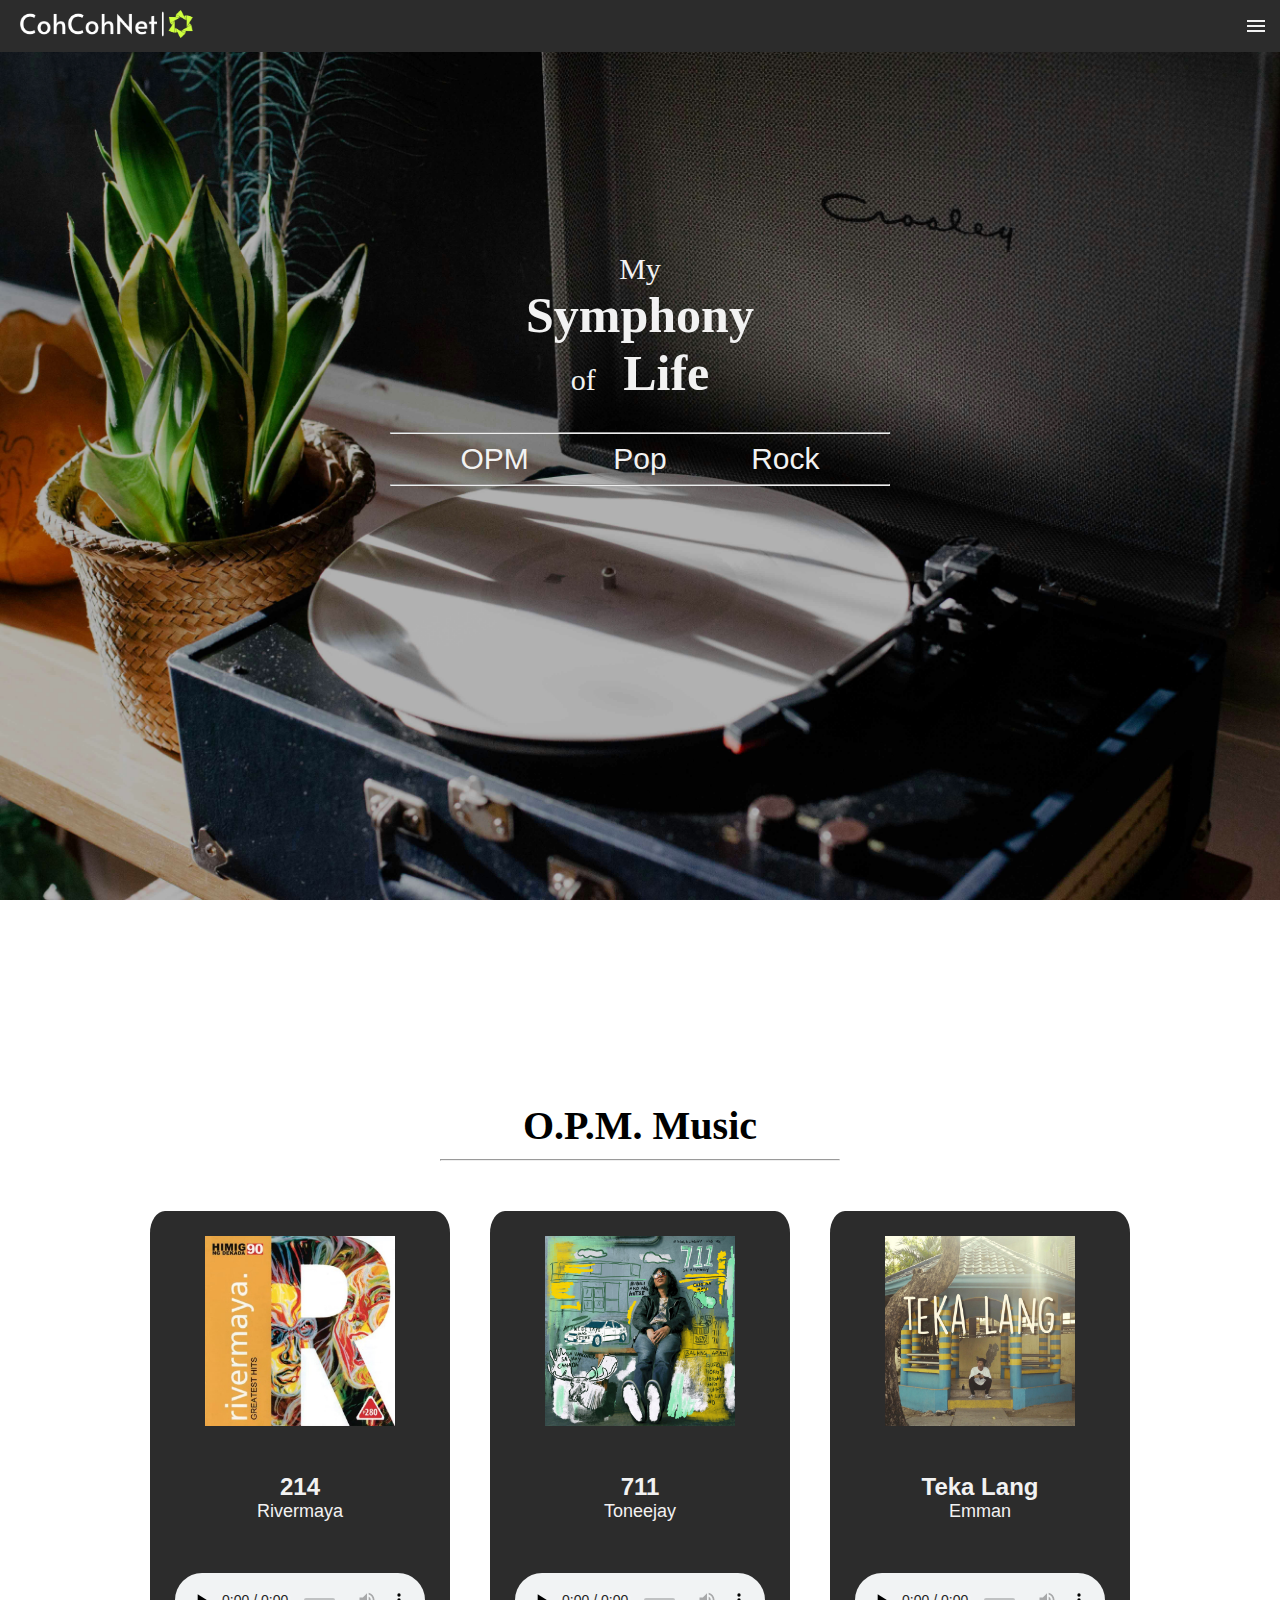
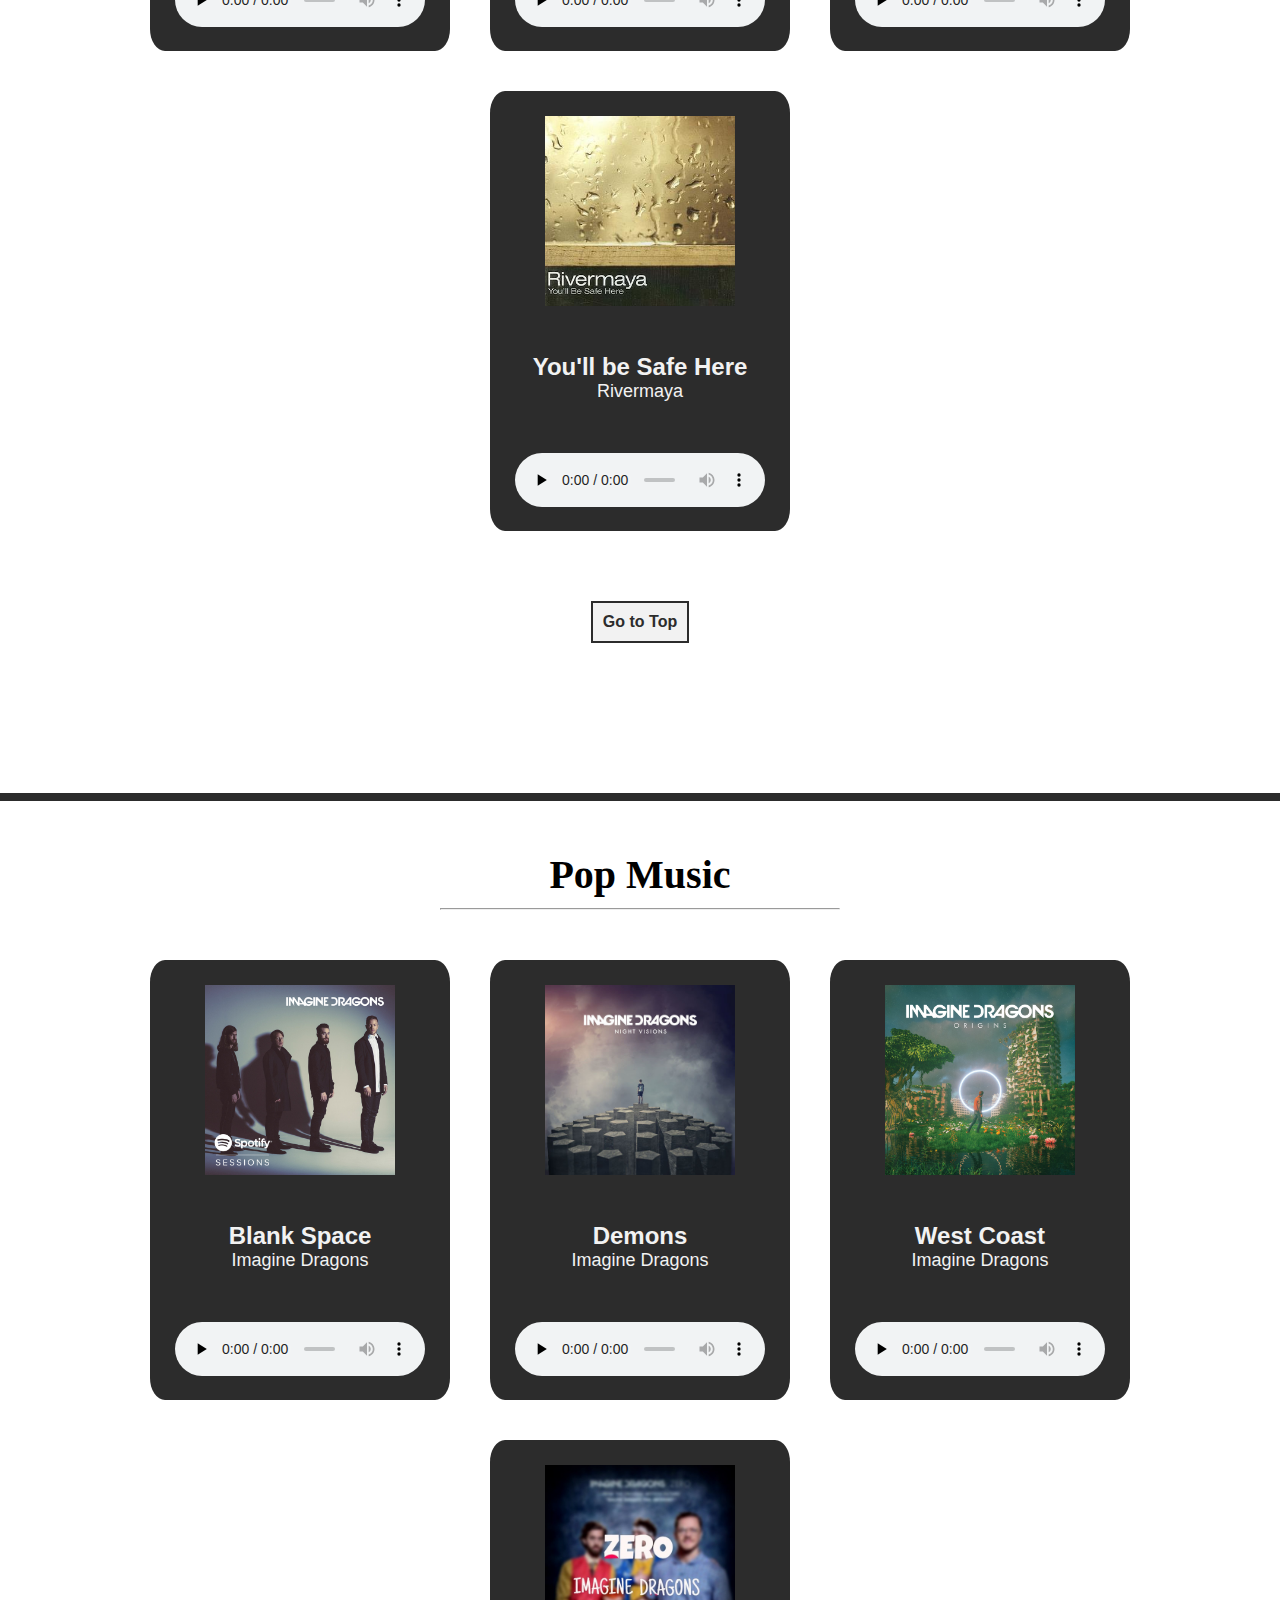
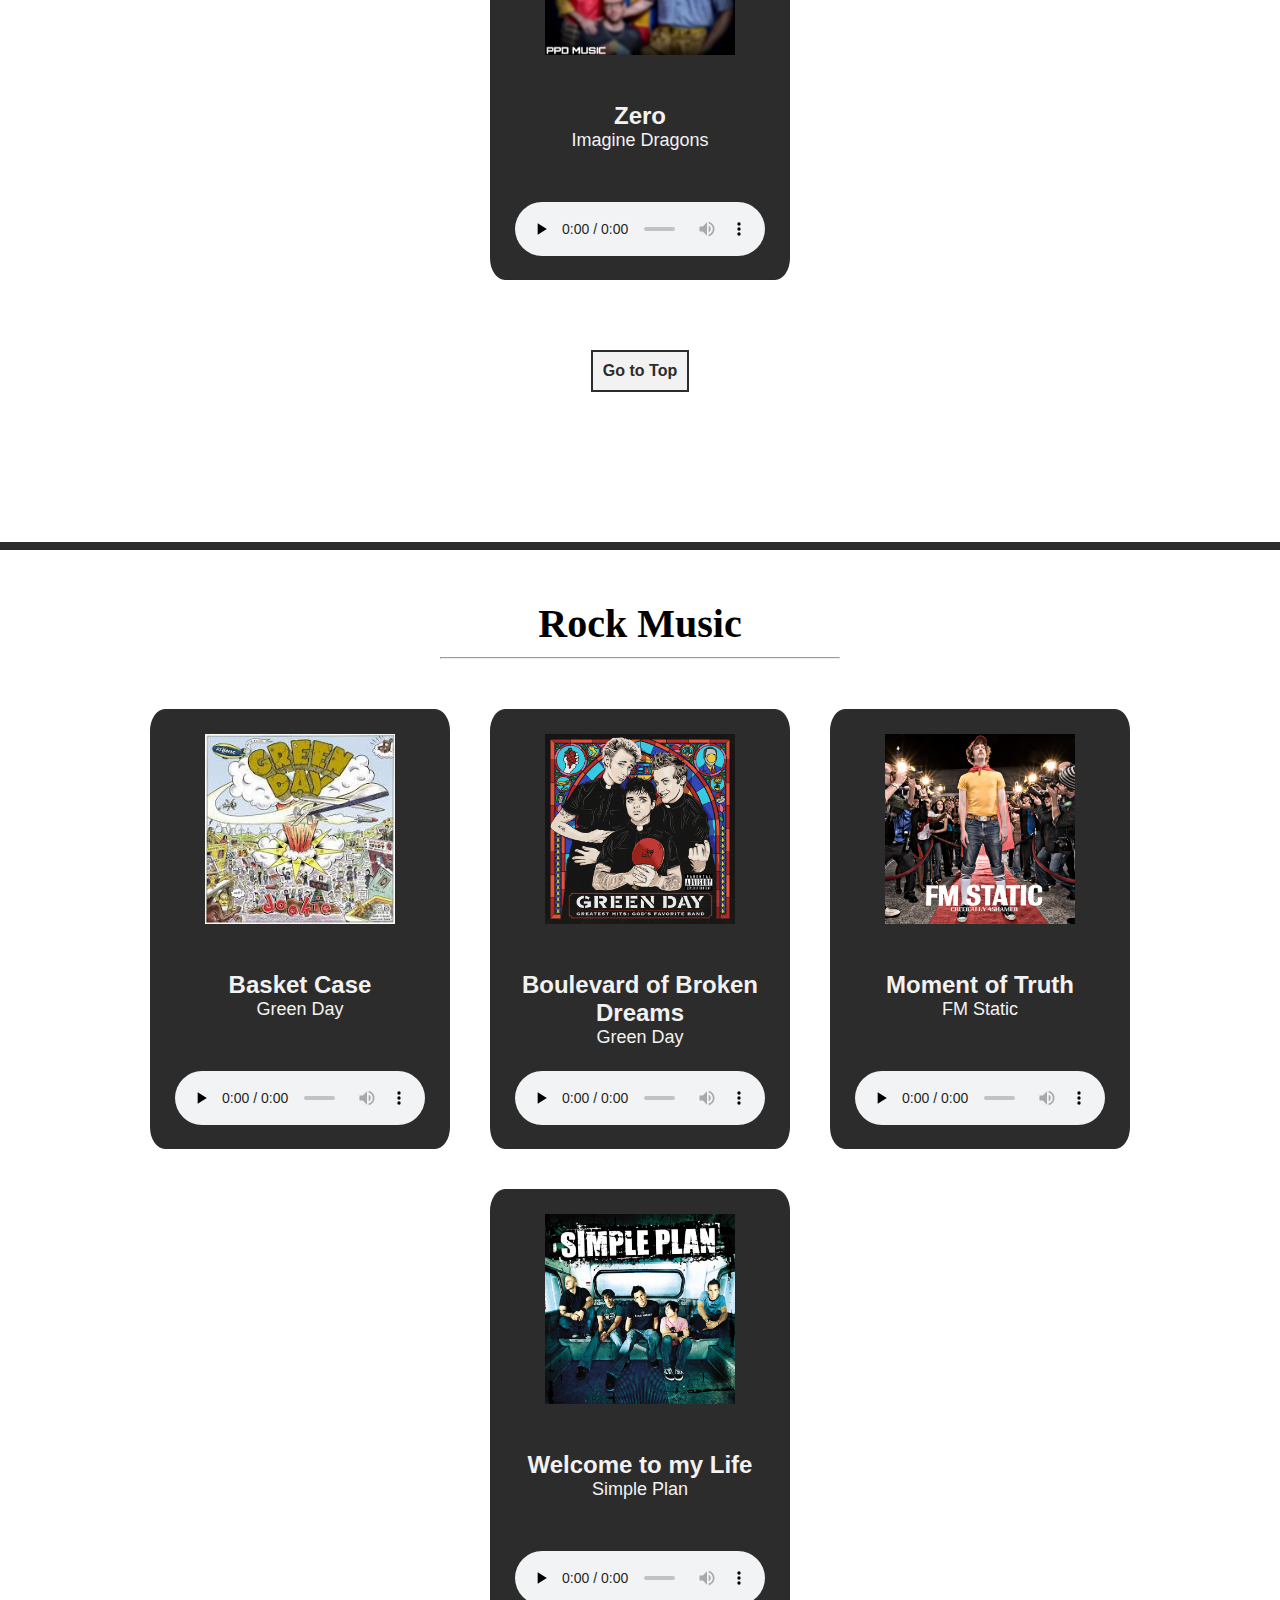
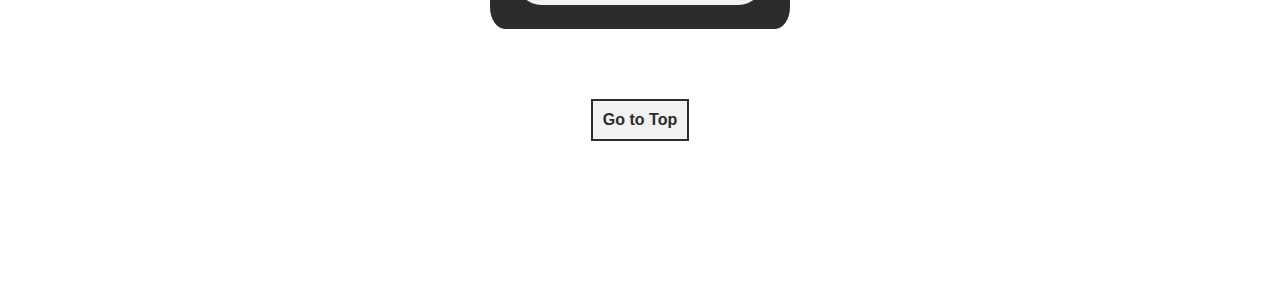
<file: MY BEATS/my-beats.html>
<!DOCTYPE html> 
<html lang="en">
<head>
    <meta charset="utf-8">
    <meta name="viewport" content="width=device-width, initial-scale=1.0">
    <title>My Beats</title>
    <link rel="stylesheet" href="../design.css">
    <link rel="stylesheet" href="mybeats.css">
</head>
<body id="mybeats">
    <header class="topnav">
        <a class="logo" href="../index.html"><img src="../images/Logo.png" alt="Logo"></a>
        <input class="menu-btn" type="checkbox" id="menu-btn">
        <label class="menu-icon" for="menu-btn"><span class="nav-icon"></span></label>
        <ul class="navcontainer">
            <li><a href="../index.html">Home</a></li>
            <li><a href="../RESUME/VILLAR_RESUME_ITAD.html">Resume</a></li>
            <li><a href="../BIOGRAPHY/Villar_Biography_.html">Biography</a></li>
            <li><a href="../SKILLS/Skills.html">Skills & Interests</a></li>
            <li><a href="../GALLERY/Villar-Gallery.html">Gallery</a></li>
            <li><a class="active" href="my-beats.html"> My Beats</a></li>
            <li><a href="../MY KIND OF FILM/myfilms.html">My Kind of Film</a></li>
            <li><a href="../DREAM DESTINATIONS/destination.html">Travel Goals</a></li>
            <li><a href="../BUCKET LIST/bucketlist.html">Bucket List</a></li>
        </ul>
    </header>
    <div class="mainbg">
        <div class="titlecontainer">
            <div class="maintitle">
                <h1>My<br><b>Symphony</b><br>of <b>Life</b></h1>
            </div>
            <hr width="90%" align="center">
            <div class="menu" >
                <a href="#opm">OPM</a>
                <a href="#pop">Pop</a>
                <a href="#rock">Rock</a>
            </div>
            <hr width="90%" align="center">
        </div>
    </div>
    <div class="cntcontainer">
        <div id="opm">
            <h2><b>O.P.M. Music</h2>
            <hr width="50%" align="center">
            <div class="msccontainer">
                <div>
                    <img src="OPM/214.jpg" alt="Rivermaya">
                    <div class="songtitle">
                        <h3><b>214</b><br>Rivermaya<br></h3>
                    </div>
                    <audio controls preload="none">
                        <source src="OPM/spotifydown.com - 214.mp3">
                    </audio>
                </div>
                <div>
                    <img src="OPM/711.jpg" alt="Toneejay">
                    <div class="songtitle">
                        <h3><b>711</b><br>Toneejay</h3>
                    </div>  
                    <audio controls preload="none">
                        <source src="OPM/spotifydown.com - 711.mp3">
                    </audio>
                </div>
                <div>
                    <img src="OPM/Teka Lang.jpg" alt="Emman">
                    <div class="songtitle">
                        <h3><b>Teka Lang</b><br>Emman</h3>
                    </div>   
                    <audio controls preload="none">
                        <source src="OPM/spotifydown.com - Teka Lang.mp3">
                    </audio>
                </div>
                <div>
                    <img src="OPM/YBSH.jpg" alt="Rivermaya">
                    <div class="songtitle">
                        <h3><b>You'll be Safe Here</b><br>Rivermaya</h3>
                    </div>
                    <audio controls preload="none">
                        <source src="OPM/spotifydown.com - You_ll Be Safe Here.mp3">
                    </audio>
                </div>
            </div>
            <div class="goTopContainer" style="padding: 50px 0px; margin-bottom: 50px;">
                <a href="#mybeats">Go to Top</a>
            </div>
        </div>
    </div>
    <hr size="10px" color="#2c2c2c" style="margin: 100px 0px 0px;">
    <div class="cntcontainer">
        <div id="pop">
            <h2><b>Pop Music</h2>
            <hr width="50%" align="center">
            <div class="msccontainer">
                <div>
                    <img src="Pop/Blank Space.jpg" alt="Imagine Dragons">
                    <div class="songtitle">
                        <h3><b>Blank Space</b><br>Imagine Dragons</h3>
                    </div> 
                    <audio controls preload="none">
                        <source src="Pop/spotifydown.com - Blank Space_Stand By Me - Live From Spotify London.mp3">
                    </audio>
                </div>
                <div>
                    <img src="Pop/Demons.jpg" alt="Imagine Dragons">
                    <div class="songtitle">
                        <h3><b>Demons</b><br>Imagine Dragons</h3>
                    </div>
                    <audio controls preload="none">
                        <source src="Pop/spotifydown.com - Demons.mp3">
                    </audio>
                </div>
                <div>
                    <img src="Pop/West Coast.jpg" alt="Imagine Dragons">
                    <div class="songtitle">
                        <h3><b>West Coast</b><br>Imagine Dragons</h3>
                    </div>
                    <audio controls preload="none">
                        <source src="Pop/spotifydown.com - West Coast.mp3">
                    </audio>
                </div>
                <div>
                    <img src="Pop/Zero.jpg" alt="Imagine Dragons">
                    <div class="songtitle">
                        <h3><b>Zero</b><br>Imagine Dragons</h3>
                    </div>
                    <audio controls preload="none">
                        <source src="Pop/spotifydown.com - Zero - From the Original Motion Picture _Ralph Breaks The Internet_.mp3">
                    </audio>
                </div>
            </div>
            <div class="goTopContainer" style="padding: 50px 0px; margin-bottom: 50px;">
                <a href="#mybeats">Go to Top</a>
            </div>
        </div>
    </div>
    <hr size="10px" color="#2c2c2c" style="margin: 100px 0px 0px;">
    <div class="cntcontainer">
        <div id="rock">
            <h2><b>Rock Music</h2>
            <hr width="50%" align="center">
            <div class="msccontainer">
                <div>
                    <img src="Rock/Basket Case.jpg" alt="Green Day">
                    <div class="songtitle">
                        <h3><b>Basket Case</b><br>Green Day</h3>
                    </div>
                    <audio controls preload="none">
                        <source src="Rock/spotifydown.com - Basket Case.mp3">
                    </audio>
                </div>
                <div>
                    <img src="Rock/BoBD.jpg" alt="Green Day">
                    <div class="songtitle">
                        <h3><b>Boulevard of Broken Dreams</b><br>Green Day</h3>
                    </div>
                    <audio controls preload="none">
                        <source src="Rock/spotifydown.com - Boulevard of Broken Dreams.mp3">
                    </audio>
                </div>
                <div>
                    <img src="Rock/Moment of Truth.jpg" alt="FM Static">
                    <div class="songtitle">
                        <h3><b>Moment of Truth</b><br>FM Static</h3>
                    </div>
                    <audio controls preload="none">
                        <source src="Rock/spotifydown.com - Moment Of Truth.mp3">
                    </audio>
                </div>
                <div>
                    <img src="Rock/WtmL.jpg" alt="Simple Plan">
                    <div class="songtitle">
                        <h3><b>Welcome to my Life</b><br>Simple Plan</h3>
                    </div>
                    <audio controls preload="none">
                        <source src="Rock/spotifydown.com - Welcome to My Life.mp3">
                    </audio>
                </div>
            </div>  
            <div class="goTopContainer" style="padding: 50px 0px; margin-bottom: 50px;">
                <a href="#mybeats">Go to Top</a>
            </div>
        </div>
    </div>
</body>
</html>
</file>
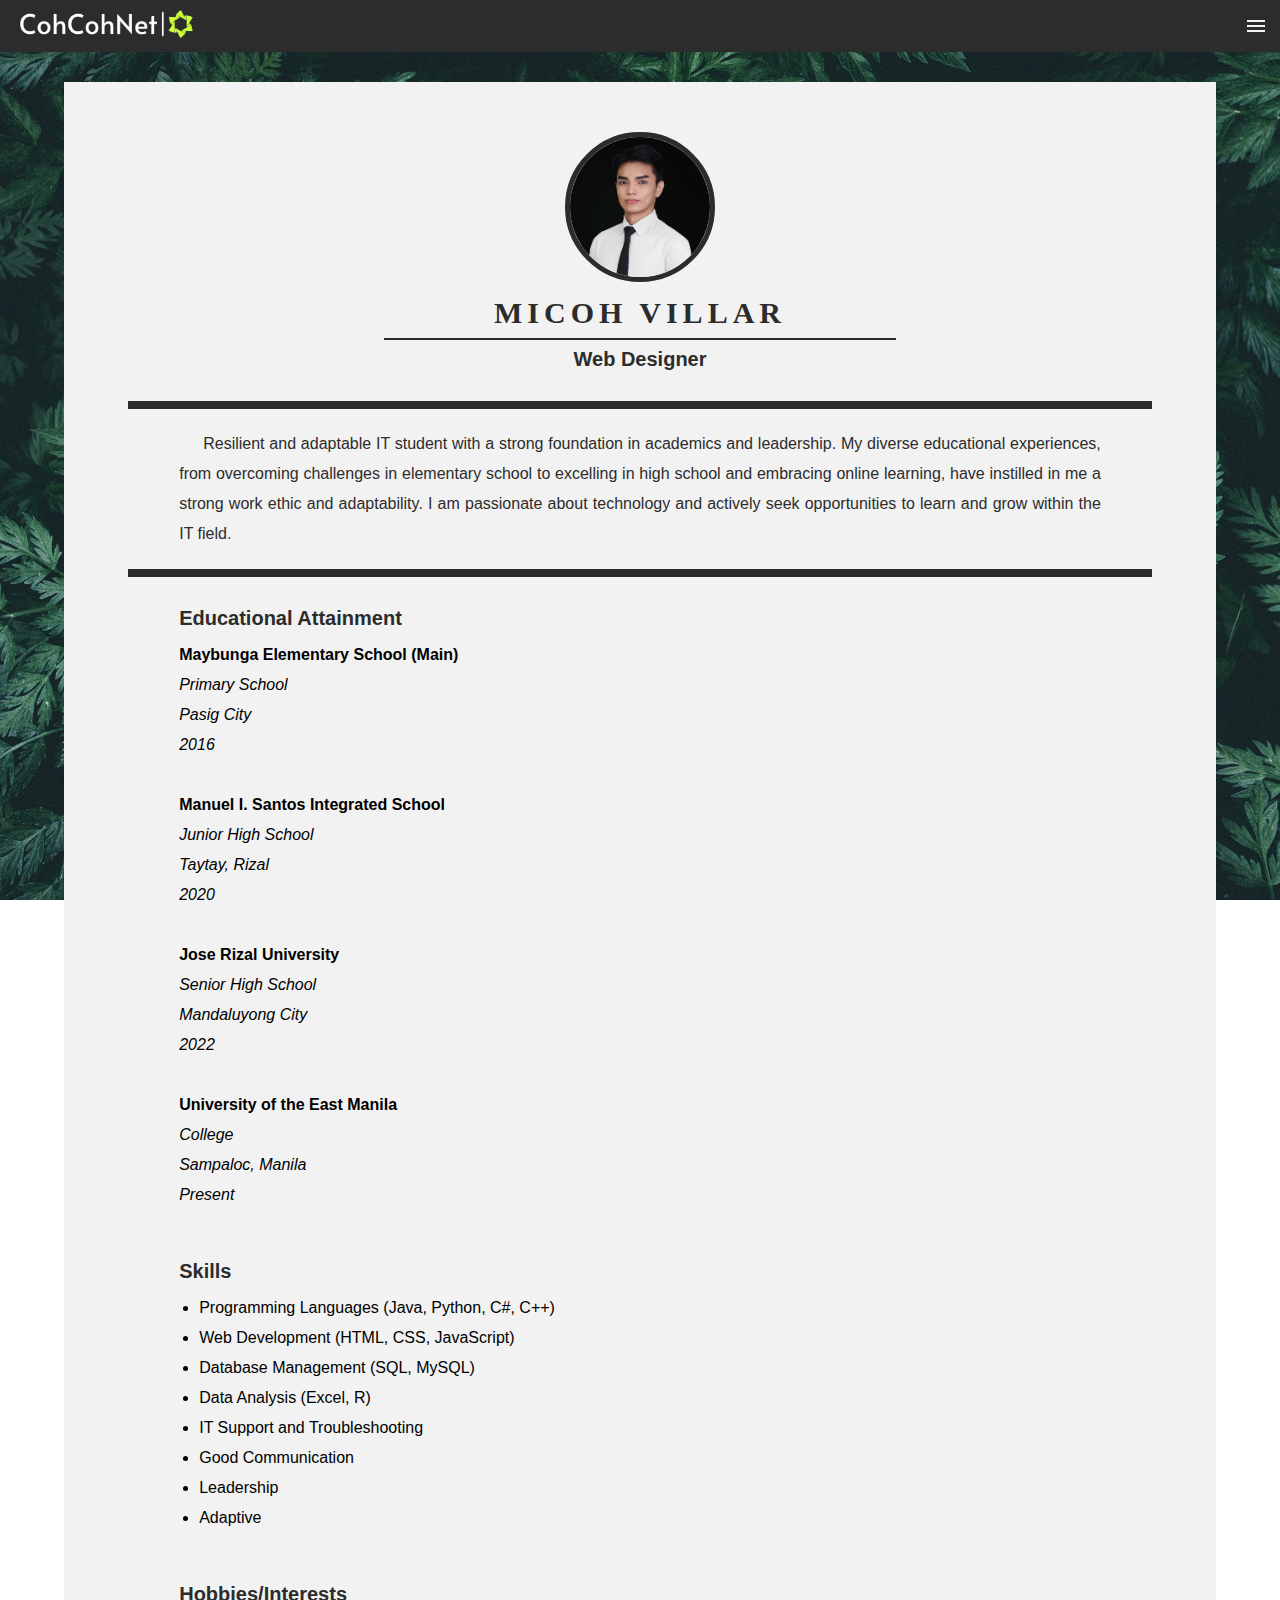
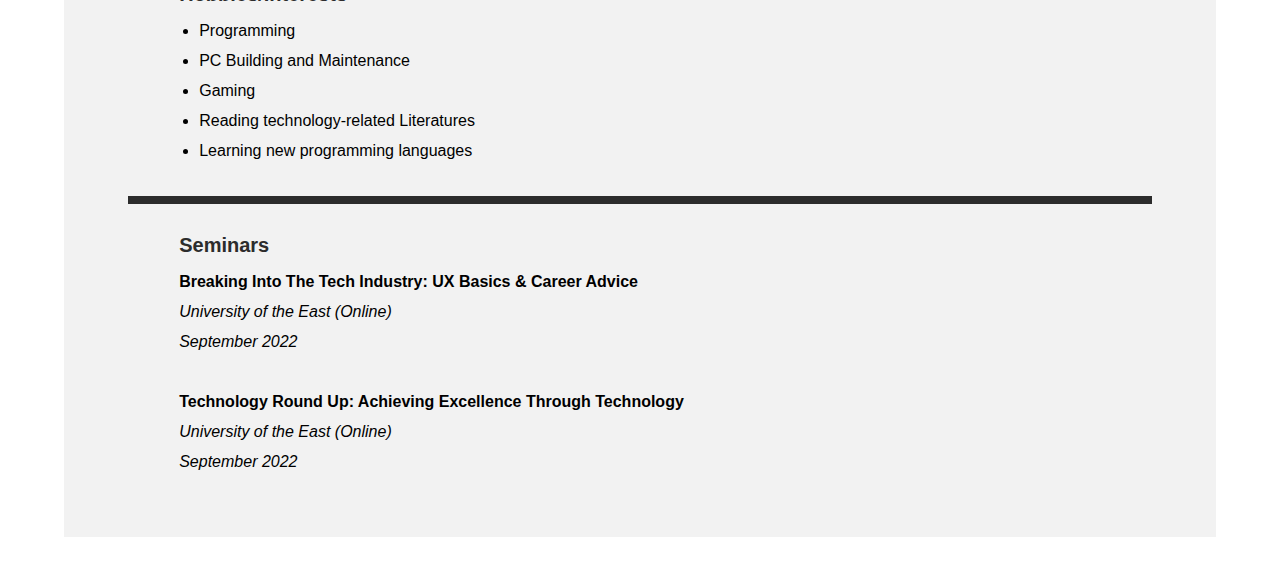
<file: RESUME/VILLAR_RESUME_ITAD.html>
<!DOCTYPE html> 
<html lang="en">
<head>
    <meta charset="utf-8">
    <meta name="viewport" content="width=device-width, initial-scale=1.0">
    <title>Resume Page</title>
    <link rel="stylesheet" href="../design.css">
    <link rel="stylesheet" href="VILLAR_resumeDesign_ITAD.css">

</head>
<body id="Resume">
    <base name="resume">
    <!--VILLAR, MICOH-->
    <!--2/28/2024-->

    <header class="topnav">
        <a class="logo" href="../index.html"><img src="../images/Logo.png" alt="Logo"></a>
        <input class="menu-btn" type="checkbox" id="menu-btn">
        <label class="menu-icon" for="menu-btn"><span class="nav-icon"></span></label>
        <ul class="navcontainer">
            <li><a href="../index.html">Home</a></li>
            <li><a class="active" href="VILLAR_RESUME_ITAD.html">Resume</a></li>
            <li><a href="../BIOGRAPHY/Villar_Biography_.html">Biography</a></li>
            <li><a href="../SKILLS/Skills.html">Skills & Interests</a></li>
            <li><a href="../GALLERY/Villar-Gallery.html">Gallery</a></li>
            <li><a href="../MY BEATS/my-beats.html"> My Beats</a></li>
            <li><a href="../MY KIND OF FILM/myfilms.html">My Kind of Film</a></li>
            <li><a href="../DREAM DESTINATIONS/destination.html">Travel Goals</a></li>
            <li><a href="../BUCKET LIST/bucketlist.html">Bucket List</a></li>
        </ul>
    </header>
    <div id="rsmContainer" >
        <div style="text-align: center;">
            <a href="Images/Micoh_profile.jpg" title="Resume Picture" target="#resume"><img id="imgprofile" src="Images/Micoh_profile.jpg" alt="Micoh Villar's Image"></a> 
        </div>
        <h2 id="name">MICOH VILLAR</h2>
        <hr color="#2c2c2c" width="50%" align="center">
        <h2 class="profession">Web Designer</h2>
        <hr color="#2c2c2c" align="center" size="10px">
        <p id="aboutme">
            Resilient and adaptable IT student with a strong foundation in academics and leadership. My diverse educational experiences, from overcoming challenges in elementary school to excelling in high school and embracing online learning, have instilled in me a strong work ethic and adaptability. I am passionate about technology and actively seek opportunities to learn and grow within the IT field.
        </p>
        <hr color="#2c2c2c" align="center" size="10px">
        <div class="row" style="margin: 30px 0px;">
            <div class="column">
                <h3 class="rsmInfoTitle">Educational Attainment</h3>
                <ul class="rsmInfo" style="list-style: none;">
                    <li><strong>Maybunga Elementary School (Main)</strong><br>
                        <i>
                            Primary School <br>
                            Pasig City<br>
                            2016<br><br>
                        </i>
                    </li>
                    <li><strong>Manuel I. Santos Integrated School</strong><br>
                        <i>
                            Junior High School <br>
                            Taytay, Rizal<br>
                            2020<br><br>
                        </i>
                    </li>
                    <li><strong>Jose Rizal University</strong><br>
                        <i>
                            Senior High School <br>
                            Mandaluyong City<br>
                            2022 <br><br>
                        </i>
                    </li>
                    <li><strong>University of the East Manila</strong><br>
                        <i>
                            College <br>
                            Sampaloc, Manila<br>
                            Present <br>
                        </i>
                    </li>
                </ul>
            </div>
            <div class="column">
                <div class="row" style="height: 50%;">
                    <h3 class="rsmInfoTitle">Skills</h3>
                    <ul class="rsmInfo" style="margin-left: 20px;">
                        <li>Programming Languages (Java, Python, C#, C++)</li>
                        <li>Web Development (HTML, CSS, JavaScript)</li>
                        <li>Database Management (SQL, MySQL)</li>
                        <li>Data Analysis (Excel, R)</li>
                        <li>IT Support and Troubleshooting</li>
                        <li>Good Communication</li>
                        <li>Leadership</li>
                        <li>Adaptive</li>
                    </ul>
                </div>
                <div class="row" style="height: 50%;">
                    <h3 id="hobbies" class="rsmInfoTitle">Hobbies/Interests</h3>
                    <ul class="rsmInfo"" style="margin-left: 20px; margin-top: 10px";>
                        <li>Programming</li>
                        <li>PC Building and Maintenance</li>
                        <li>Gaming</li>
                        <li>Reading technology-related Literatures</li>
                        <li>Learning new programming languages</li>
                    </ul>
                </div>
            </div>
        </div>
        <hr color="#2c2c2c" align="center" size="10px">
        <h3 class="rsmInfoTitle big" style="margin-top: 30px;">Seminars</h3>
        <ul class="rsmInfo big" style="list-style: none; margin-bottom: 30px;">
            <li><b>Breaking Into The Tech Industry: UX Basics & Career Advice</b><br>
                <i>
                    University of the East (Online)<br>
                    September 2022<br><br>
                </i>
            </li>
            <li><b>Technology Round Up: Achieving Excellence Through Technology</b><br>
                <i>
                    University of the East (Online)<br>
                    September 2022<br>
                </i>
            </li>
        </ul>
    </div>
</body>
</html>
</file>
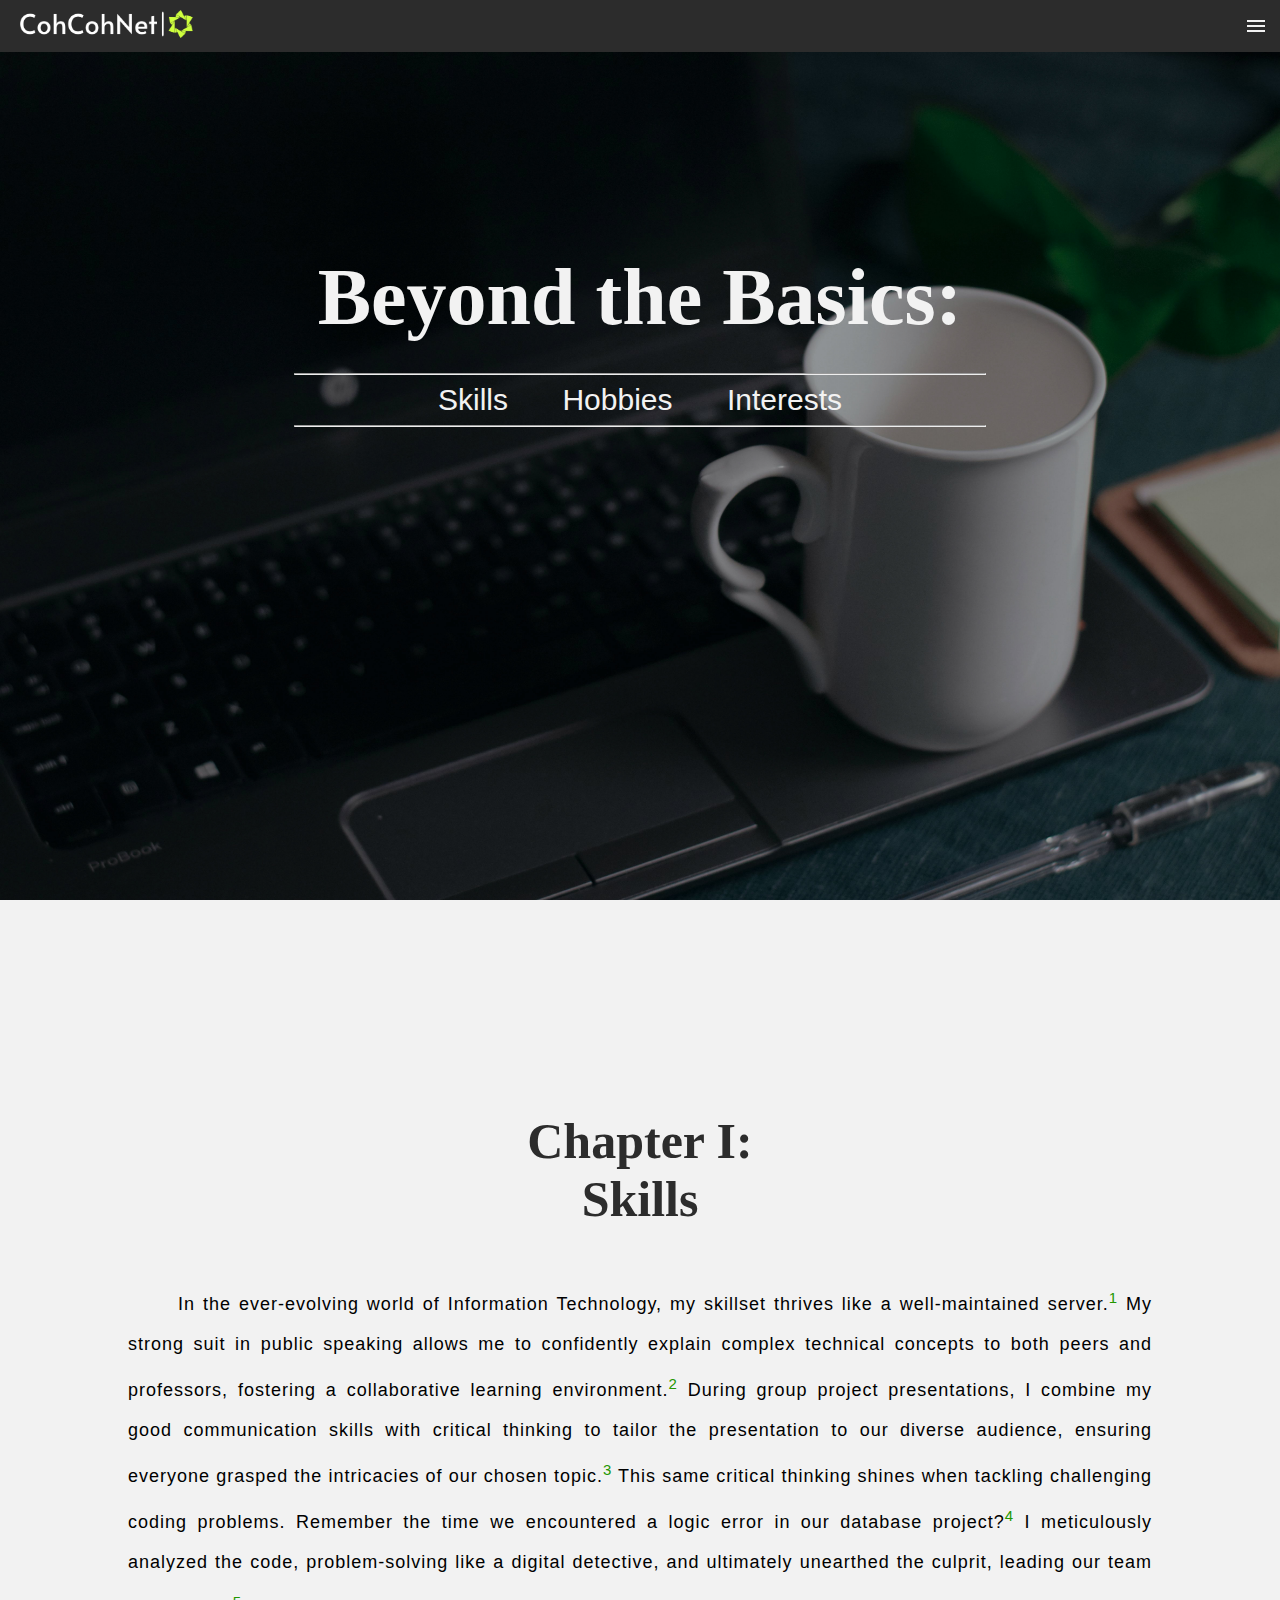
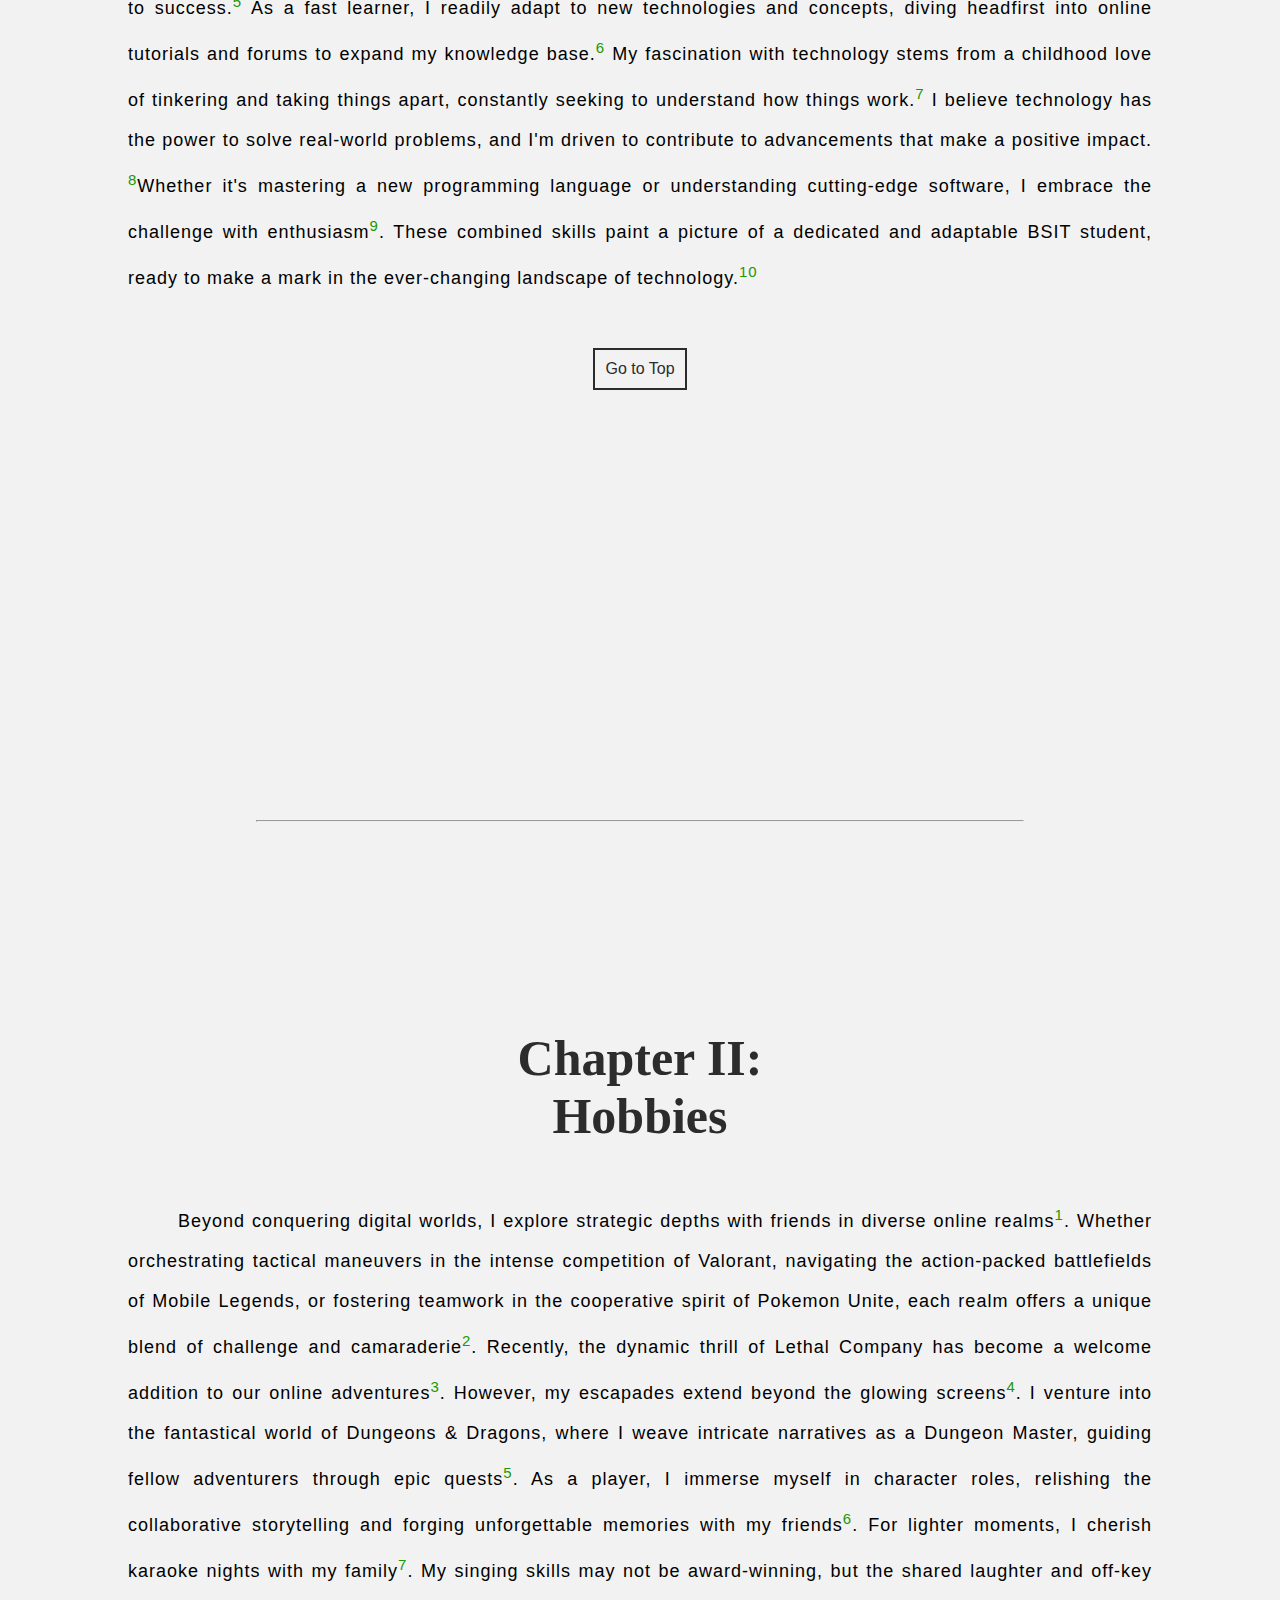
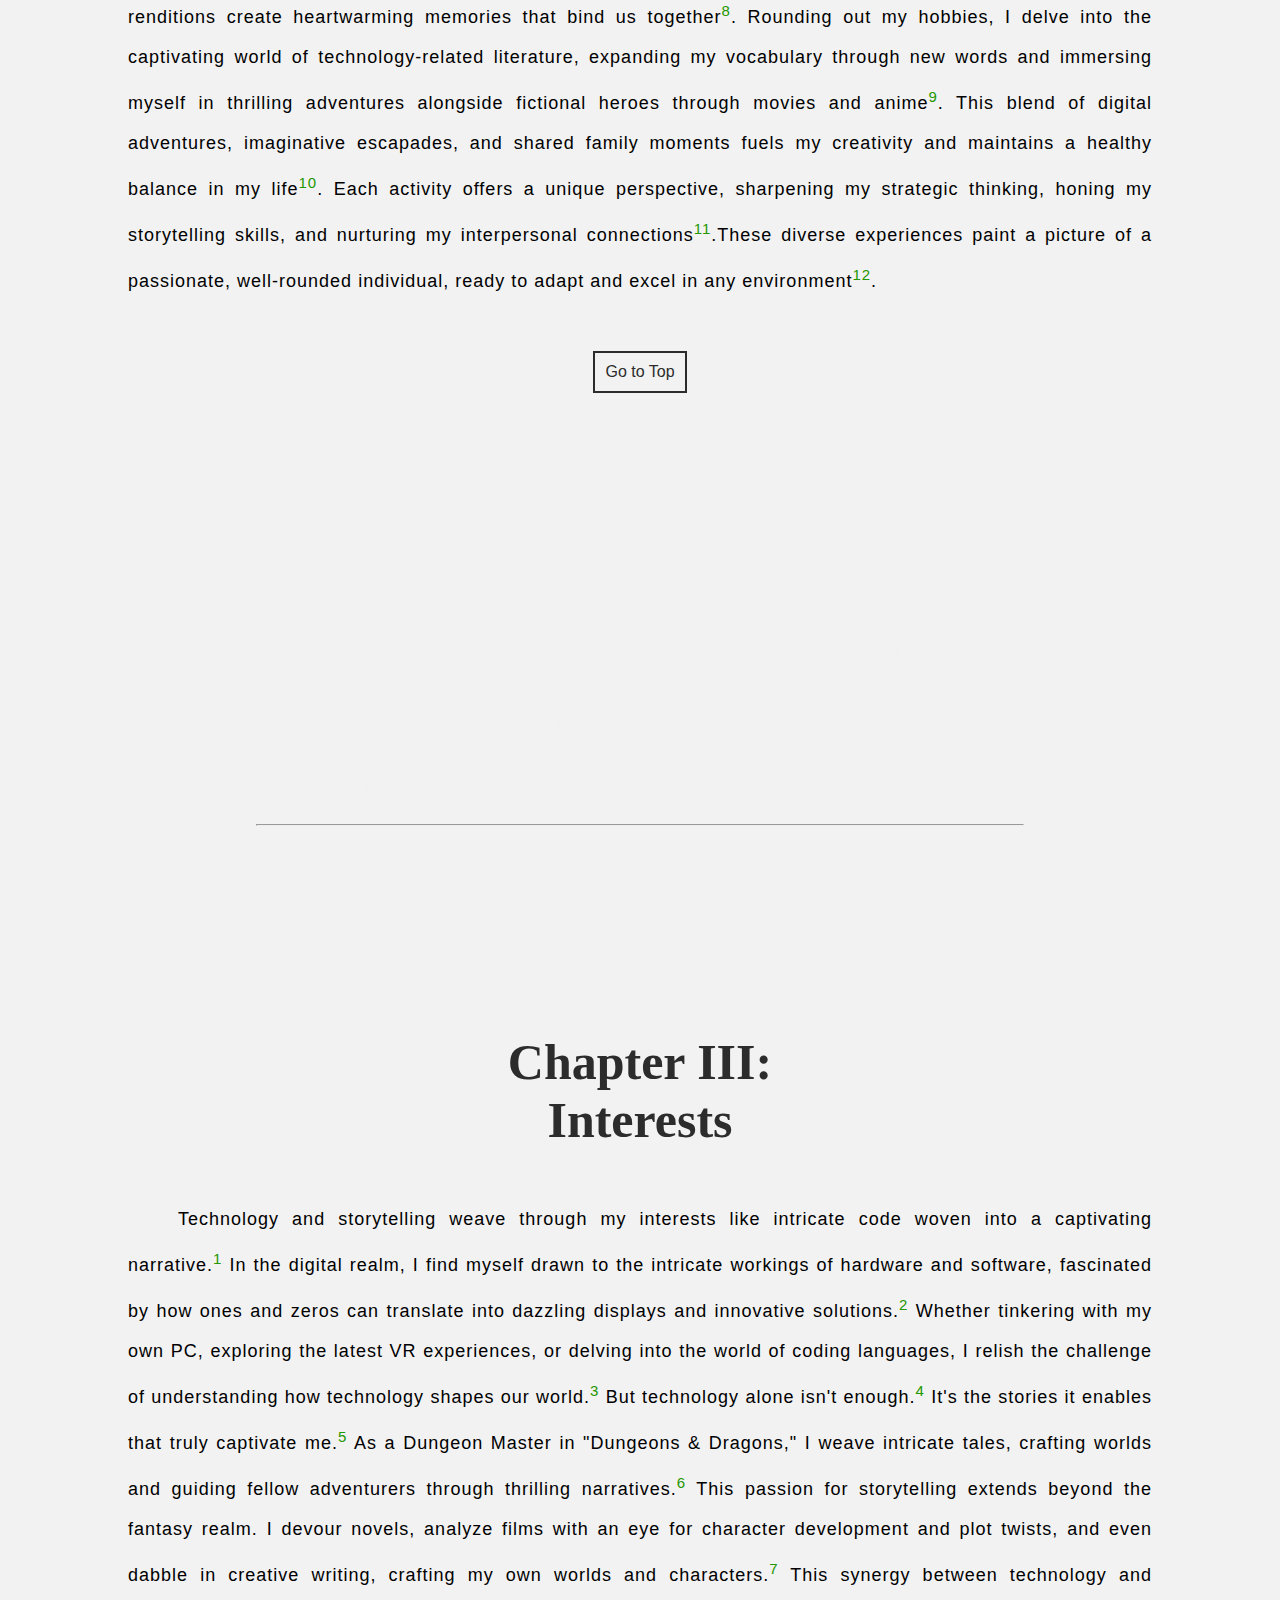
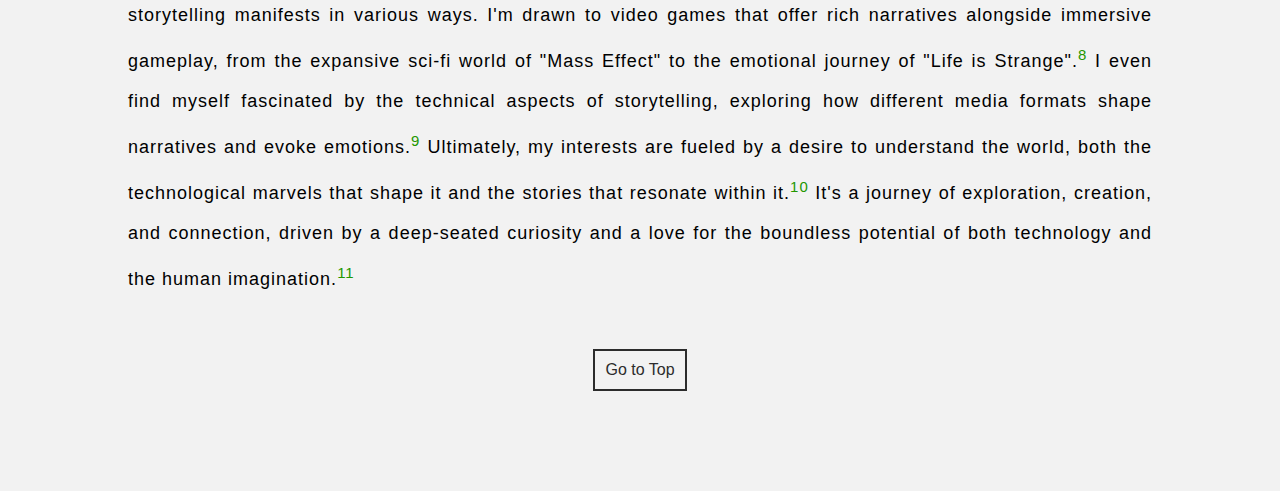
<file: SKILLS/Skills.html>
<!DOCTYPE html> 
<html lang="en">
<head>
    <meta charset="utf-8">
    <meta name="viewport" content="width=device-width, initial-scale=1.0">
    <title>Skills, Hobbies, and Interests</title>
    <link rel="stylesheet" href="../design.css">
    <link rel="stylesheet" href="Skills.css">
</head>
<body id="skillsbody">
    <link rel="stylesheet" type="text/css">
    <!--VILLAR, MICOH-->
    <!--02/14/2024-->
    <header class="topnav">
        <a class="logo" href="../index.html"><img src="../images/Logo.png" alt="Logo"></a>
        <input class="menu-btn" type="checkbox" id="menu-btn">
        <label class="menu-icon" for="menu-btn"><span class="nav-icon"></span></label>
        <ul class="navcontainer">
            <li><a href="../index.html">Home</a></li>
            <li><a href="../RESUME/VILLAR_RESUME_ITAD.html">Resume</a></li>
            <li><a href="../BIOGRAPHY/Villar_Biography_.html">Biography</a></li>
            <li><a class="active" href="Skills.html">Skills & Interests</a></li>
            <li><a href="../GALLERY/Villar-Gallery.html">Gallery</a></li>
            <li><a href="../MY BEATS/my-beats.html"> My Beats</a></li>
            <li><a href="../MY KIND OF FILM/myfilms.html">My Kind of Film</a></li>
            <li><a href="../DREAM DESTINATIONS/destination.html">Travel Goals</a></li>
            <li><a href="../BUCKET LIST/bucketlist.html">Bucket List</a></li>
        </ul>
    </header>
    <div class="mainbg">
        <div class="titlecontainer">
            <div class="maintitle">
                <h1>Beyond the Basics:</h1>
            </div>
            <hr width="90%" align="center">
            <div class="menu" >
                <a href="#skills">Skills</a>
                <a href="#hobbies">Hobbies</a>
                <a href="#interests">Interests</a>
            </div>
            <hr width="90%" align="center">
        </div>
    </div>
    <div class="cntcontainer">
        <div id="skills">
            <h3><b>Chapter I:</b><br>Skills</h3>
            <p>In the ever-evolving world of Information Technology, my skillset thrives like a well-maintained server.<sup>1</sup> My strong suit in public speaking allows me to confidently explain complex technical concepts to both peers and professors, fostering a collaborative learning environment.<sup>2</sup> During group project presentations, I combine my good communication skills with critical thinking to tailor the presentation to our diverse audience, ensuring everyone grasped the intricacies of our chosen topic.<sup>3</sup> This same critical thinking shines when tackling challenging coding problems. Remember the time we encountered a logic error in our database project?<sup>4</sup> I meticulously analyzed the code, problem-solving like a digital detective, and ultimately unearthed the culprit, leading our team to success.<sup>5</sup> As a fast learner, I readily adapt to new technologies and concepts, diving headfirst into online tutorials and forums to expand my knowledge base.<sup>6</sup> My fascination with technology stems from a childhood love of tinkering and taking things apart, constantly seeking to understand how things work.<sup>7</sup> I believe technology has the power to solve real-world problems, and I'm driven to contribute to advancements that make a positive impact. <sup>8</sup>Whether it's mastering a new programming language or understanding cutting-edge software, I embrace the challenge with enthusiasm<sup>9</sup>. These combined skills paint a picture of a dedicated and adaptable BSIT student, ready to make a mark in the ever-changing landscape of technology.<sup>10</sup></p>
            <div class="goTopContainer">
                <a href="#skillsbody">Go to Top</a>
            </div>
        </div>
    </div>
    <div class="gandalfbg" id="hobbies">
        <div class="gandalfQuote">
            <h2>
                <q>All we have to decide is what to do with the time given to us.</q>
            </h2>
            <hr>
            <h3>—Gandalf</h3>
        </div>
    </div> 
    <div class="cntcontainer">
        <div>
            <h3><b>Chapter II:</b><br>Hobbies</h3>
            <p>Beyond conquering digital worlds, I explore strategic depths with friends in diverse online realms<sup>1</sup>. Whether orchestrating tactical maneuvers in the intense competition of Valorant, navigating the action-packed battlefields of Mobile Legends, or fostering teamwork in the cooperative spirit of Pokemon Unite, each realm offers a unique blend of challenge and camaraderie<sup>2</sup>. Recently, the dynamic thrill of Lethal Company has become a welcome addition to our online adventures<sup>3</sup>. However, my escapades extend beyond the glowing screens<sup>4</sup>. I venture into the fantastical world of Dungeons & Dragons, where I weave intricate narratives as a Dungeon Master, guiding fellow adventurers through epic quests<sup>5</sup>. As a player, I immerse myself in character roles, relishing the collaborative storytelling and forging unforgettable memories with my friends<sup>6</sup>. For lighter moments, I cherish karaoke nights with my family<sup>7</sup>. My singing skills may not be award-winning, but the shared laughter and off-key renditions create heartwarming memories that bind us together<sup>8</sup>. Rounding out my hobbies, I delve into the captivating world of technology-related literature, expanding my vocabulary through new words and immersing myself in thrilling adventures alongside fictional heroes through movies and anime<sup>9</sup>. This blend of digital adventures, imaginative escapades, and shared family moments fuels my creativity and maintains a healthy balance in my life<sup>10</sup>. Each activity offers a unique perspective, sharpening my strategic thinking, honing my storytelling skills, and nurturing my interpersonal connections<sup>11</sup>.These diverse experiences paint a picture of a passionate, well-rounded individual, ready to adapt and excel in any environment<sup>12</sup>.</p>
            <div class="goTopContainer">
                <a href="#skillsbody">Go to Top</a>
            </div>
        </div>
    </div>
    <div class="edisonbg" id="interests">
        <div class="edisonQuote">
            <h2>
                <q>Genius is one percent inspiration and ninety-nine percent perspiration.</q>
            </h2>
            <hr>
            <h3>—Thomas Edison</h3>
        </div>
    </div>
    <div class="cntcontainer">
        <div>
            <h3><b>Chapter III:</b><br>Interests</h3>
            <p>Technology and storytelling weave through my interests like intricate code woven into a captivating narrative.<sup>1</sup> In the digital realm, I find myself drawn to the intricate workings of hardware and software, fascinated by how ones and zeros can translate into dazzling displays and innovative solutions.<sup>2</sup> Whether tinkering with my own PC, exploring the latest VR experiences, or delving into the world of coding languages, I relish the challenge of understanding how technology shapes our world.<sup>3</sup> But technology alone isn't enough.<sup>4</sup> It's the stories it enables that truly captivate me.<sup>5</sup> As a Dungeon Master in "Dungeons & Dragons," I weave intricate tales, crafting worlds and guiding fellow adventurers through thrilling narratives.<sup>6</sup> This passion for storytelling extends beyond the fantasy realm. I devour novels, analyze films with an eye for character development and plot twists, and even dabble in creative writing, crafting my own worlds and characters.<sup>7</sup> This synergy between technology and storytelling manifests in various ways. I'm drawn to video games that offer rich narratives alongside immersive gameplay, from the expansive sci-fi world of "Mass Effect" to the emotional journey of "Life is Strange".<sup>8</sup> I even find myself fascinated by the technical aspects of storytelling, exploring how different media formats shape narratives and evoke emotions.<sup>9</sup> Ultimately, my interests are fueled by a desire to understand the world, both the technological marvels that shape it and the stories that resonate within it.<sup>10</sup> It's a journey of exploration, creation, and connection, driven by a deep-seated curiosity and a love for the boundless potential of both technology and the human imagination.<sup>11</sup></p>
            <div class="goTopContainer">
                <a href="#skillsbody">Go to Top</a>
            </div>
        </div>
    </div>
</body>
</html>
</file>
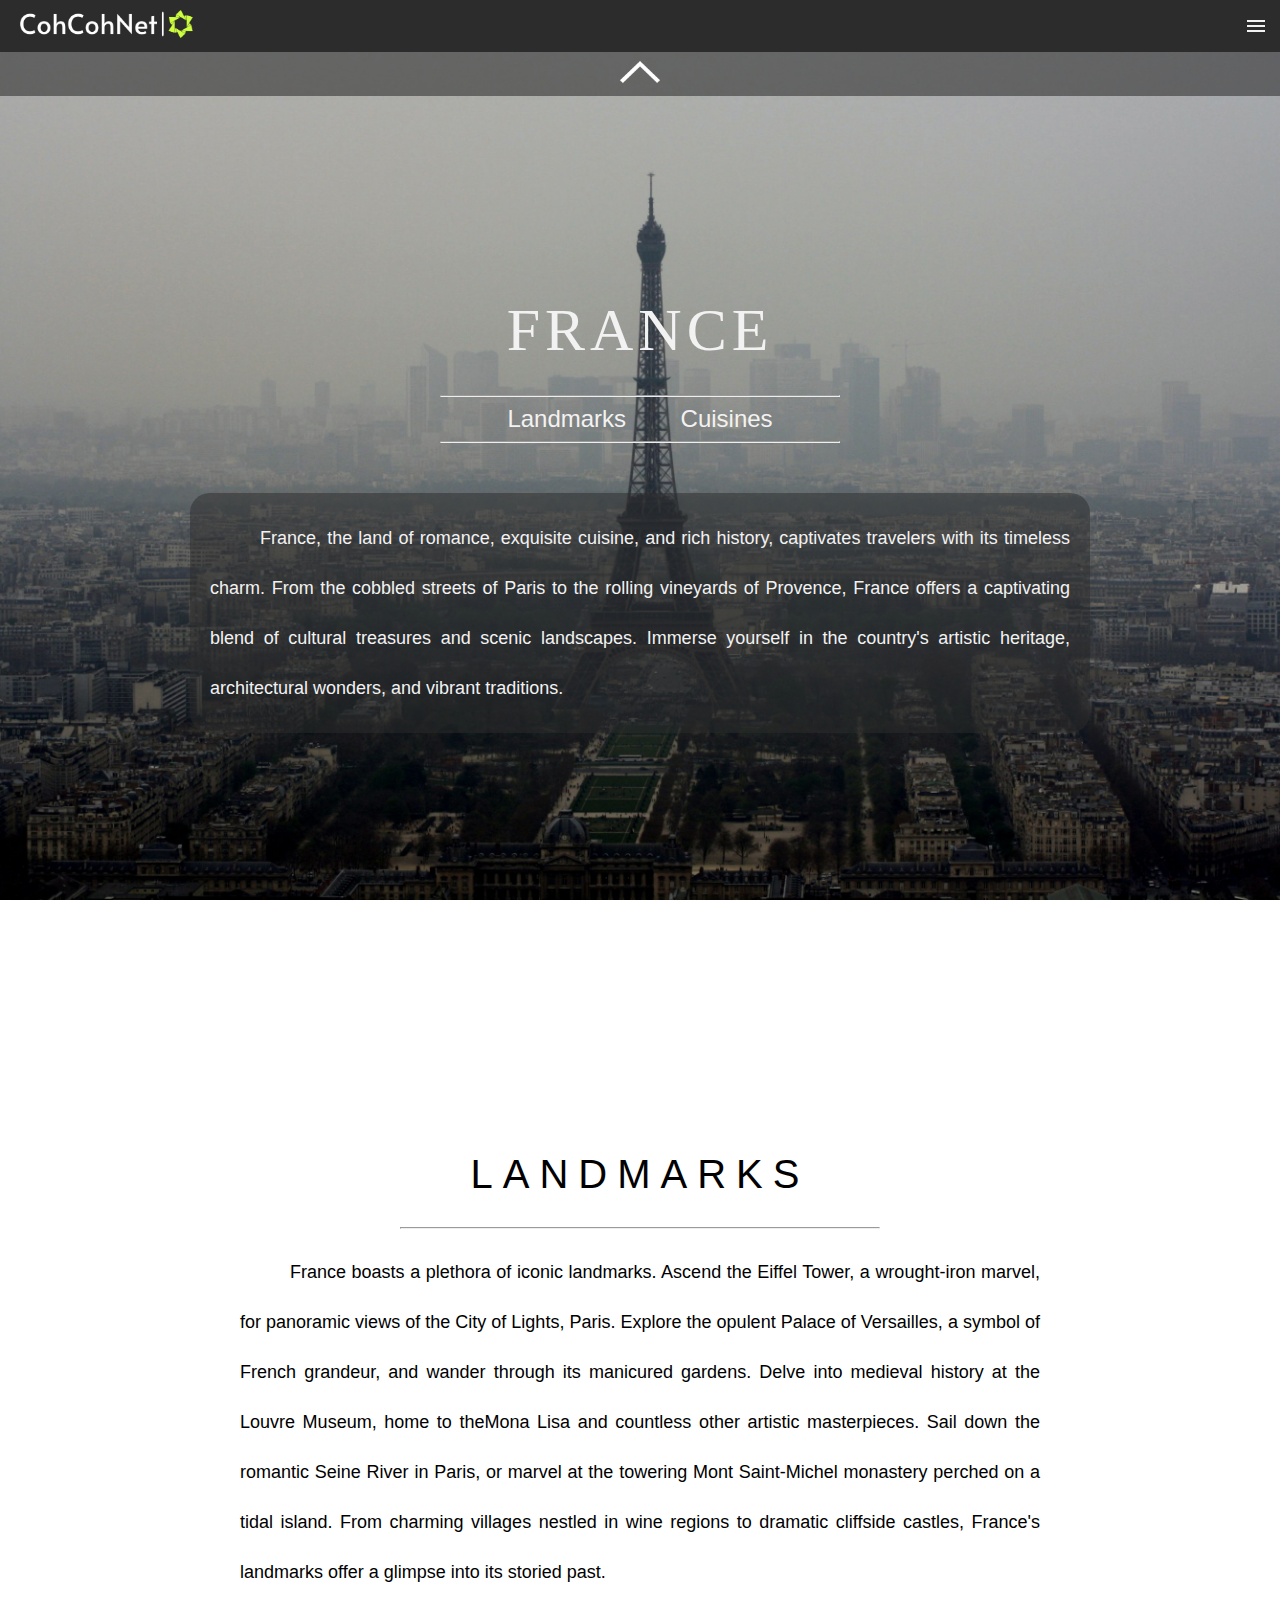
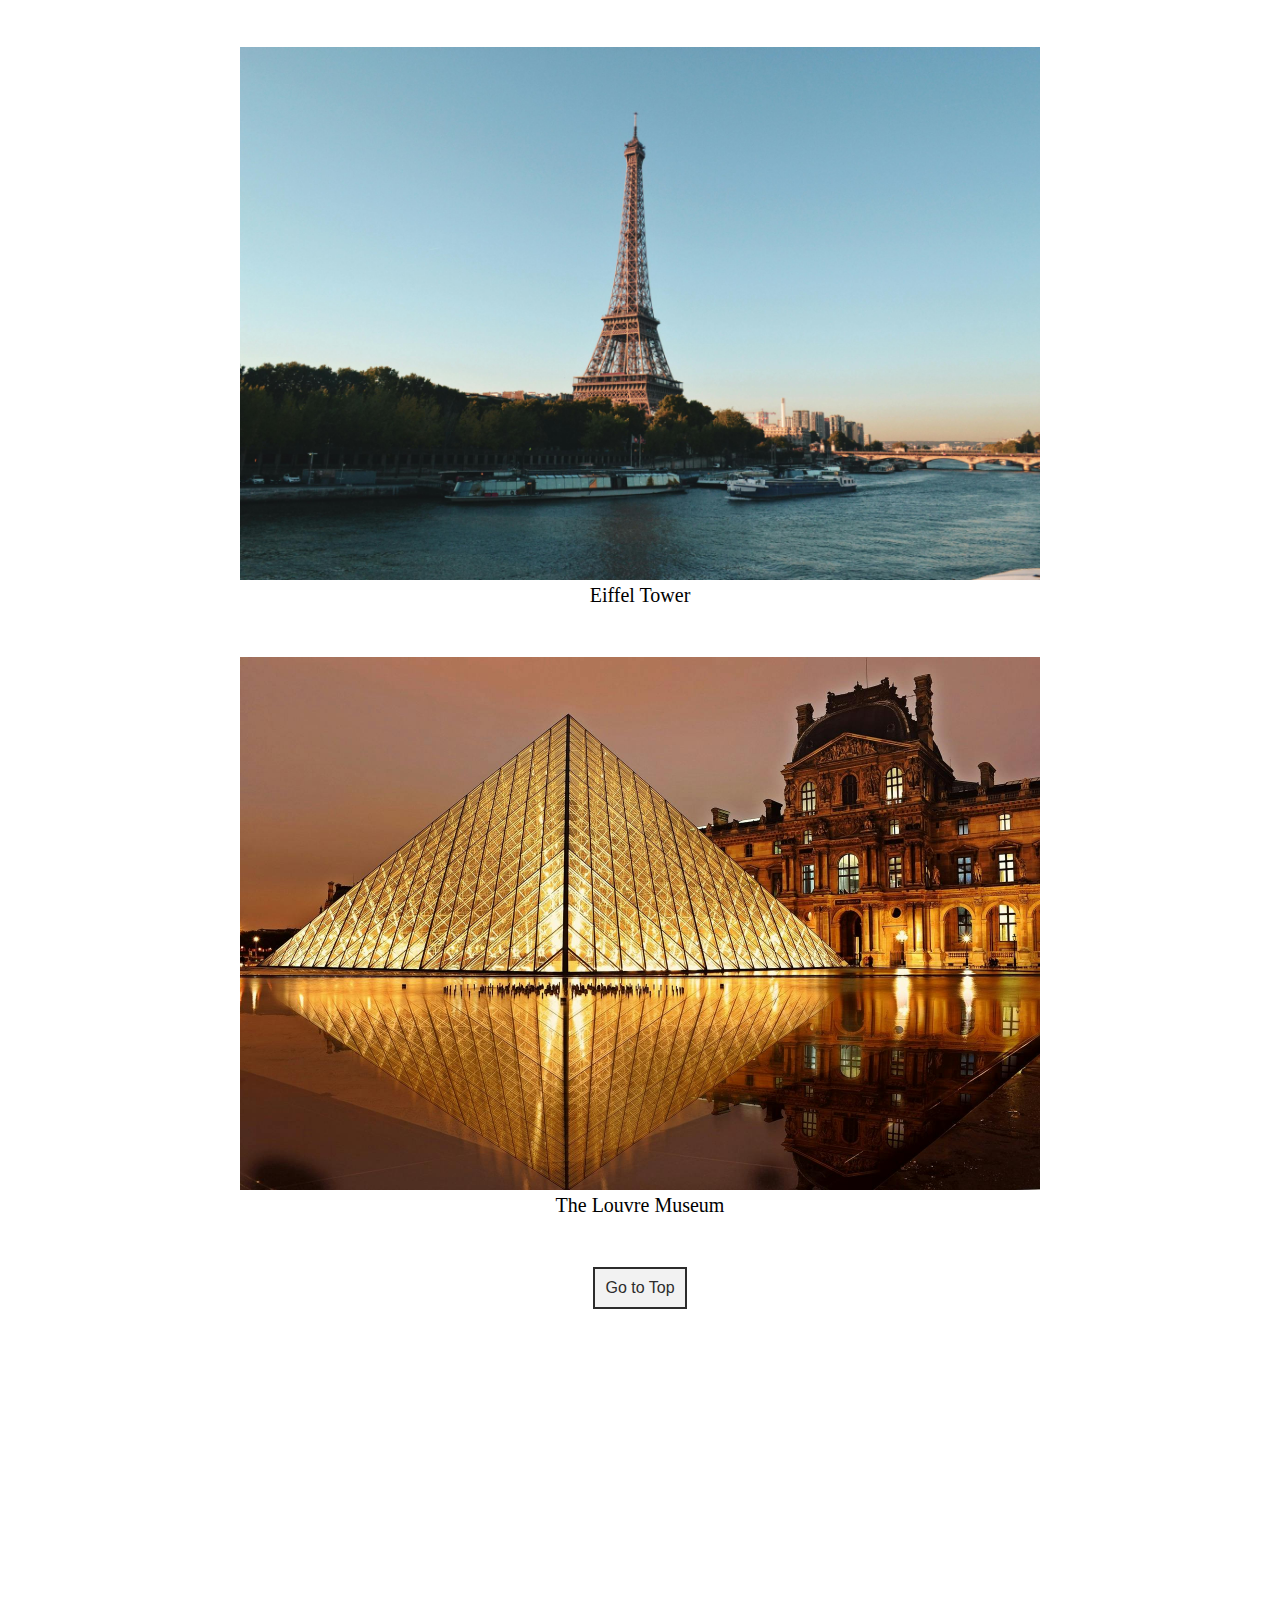
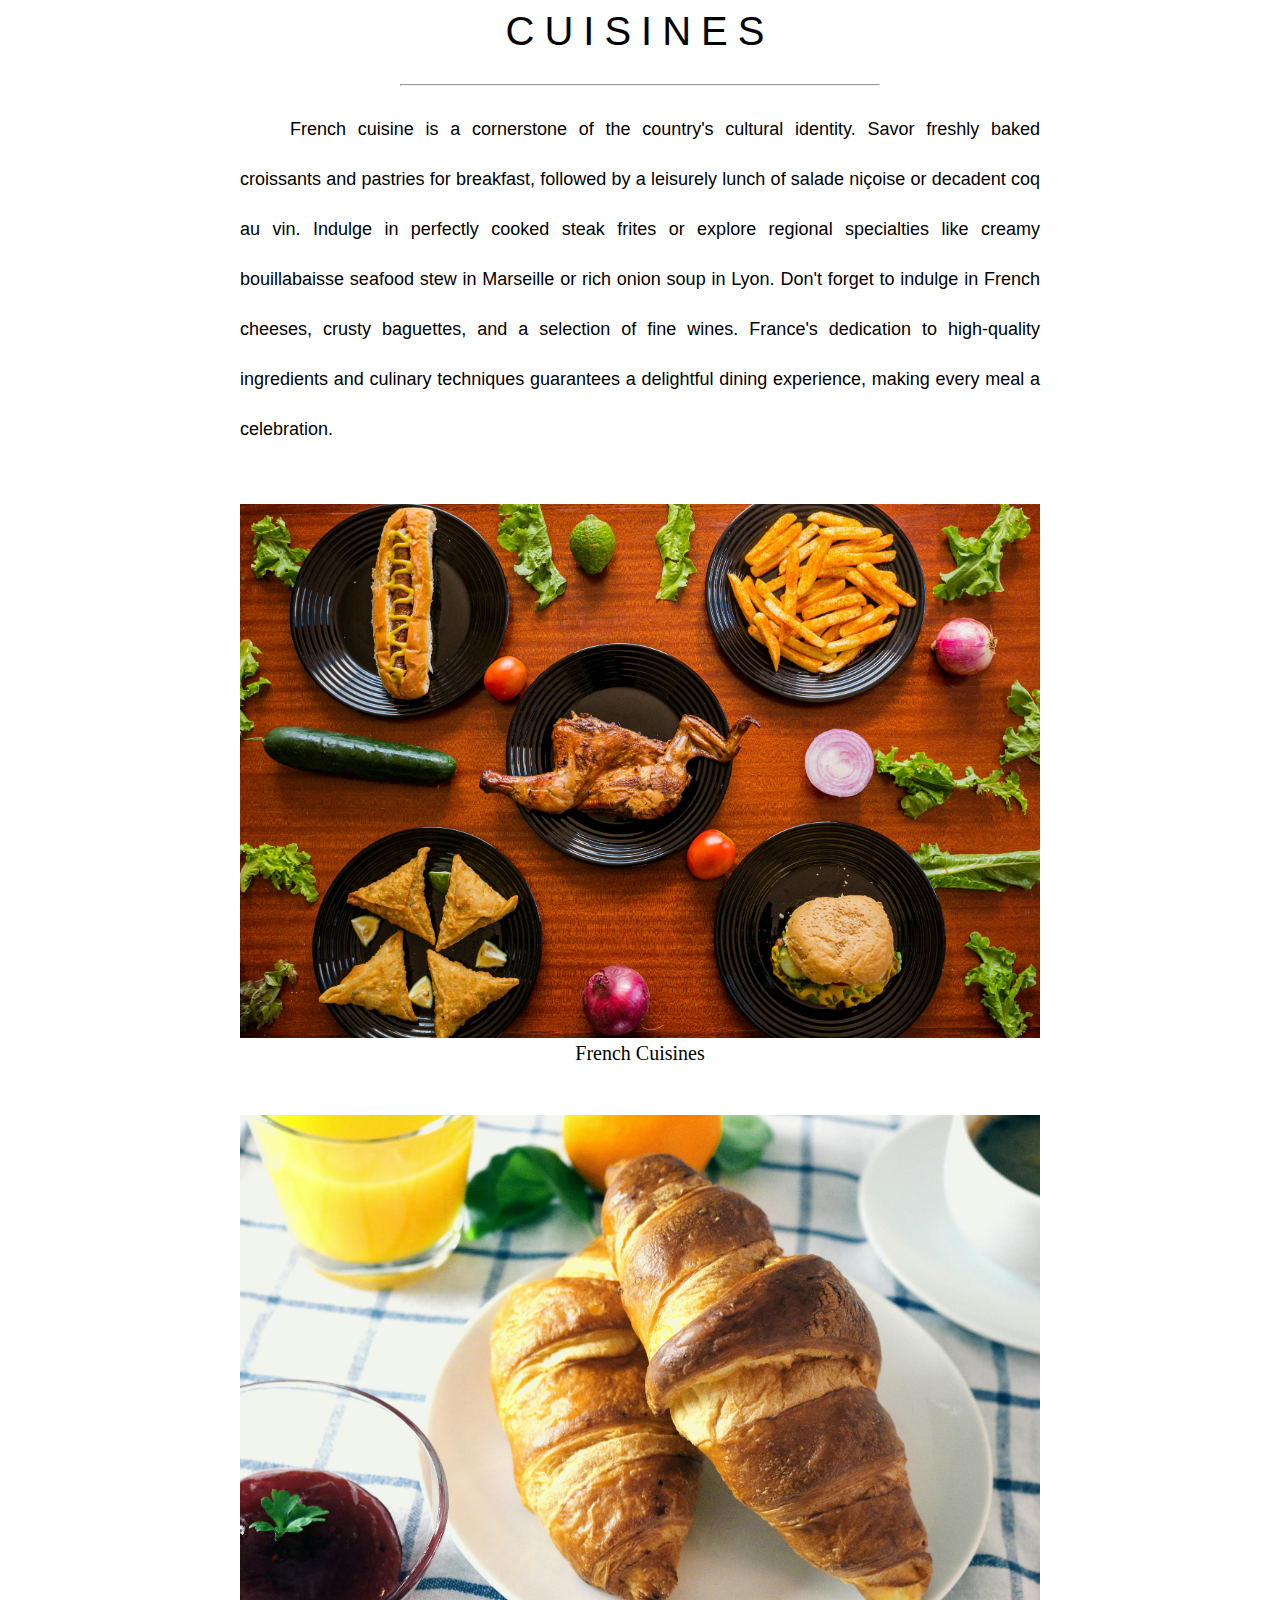
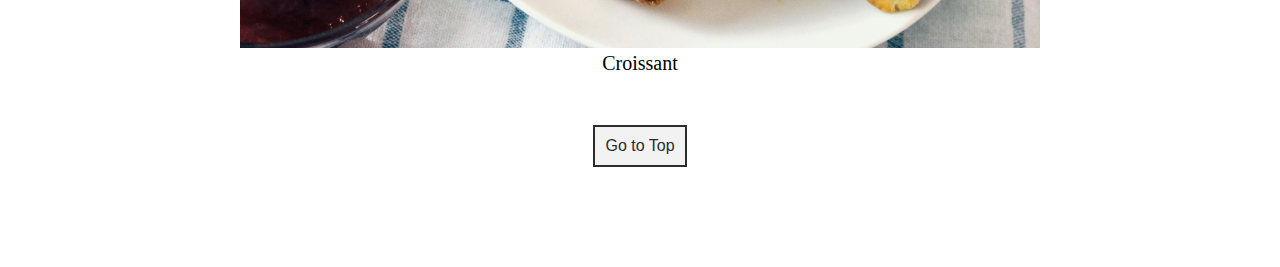
<file: DREAM DESTINATIONS/places/france.html>
<!DOCTYPE html>
<html lang="en">
<head>
    <meta charset="UTF-8">
    <meta name="viewport" content="width=device-width, initial-scale=1.0">
    <title>France</title>
    <link rel="stylesheet" href="../../design.css">
    <link rel="stylesheet" href="../destination.css">
</head>
<body id="france">
    <base id="france">
    <header class="topnav">
        <a class="logo" href="../../index.html"><img src="../../images/Logo.png" alt="Logo"></a>
        <input class="menu-btn" type="checkbox" id="menu-btn">
        <label class="menu-icon" for="menu-btn"><span class="nav-icon"></span></label>
        <ul class="navcontainer">
            <li><a href="../../index.html">Home</a></li>
            <li><a href="../../RESUME/VILLAR_RESUME_ITAD.html">Resume</a></li>
            <li><a href="../../BIOGRAPHY/Villar_Biography_.html">Biography</a></li>
            <li><a href="../../SKILLS/Skills.html">Skills & Interests</a></li>
            <li><a href="../../GALLERY/Villar-Gallery.html">Gallery</a></li>
            <li><a href="../../MY BEATS/my-beats.html"> My Beats</a></li>
            <li><a href="../../MY KIND OF FILM/myfilms.html">My Kind of Film</a></li>
            <li><a class="active" href="../destination.html">Travel Goals</a></li>
            <li><a href="../../BUCKET LIST/bucketlist.html">Bucket List</a></li>
        </ul>
    </header>
    <div class="mainbg" style="background-image: url(../images/France.jpg);">
        <div class="cntrymenu" >
            <a href="../destination.html" title="Go Back"><img src="../images/back.png" alt="Go back" width="40px"></a>
        </div>
        <div class="titlecontainer">
            <div class="maintitle">
                <h1>FRANCE</h1>
            </div>
            <hr width="70%" align="center">
            <div class="menu" >
                <a href="#landmark">Landmarks</a>
                <a href="#cuisines">Cuisines</a>
            </div>
            <hr width="70%" align="center">
        </div>
        <div id="about">
            <p>France, the land of romance, exquisite cuisine, and rich history, captivates travelers with its timeless charm. From the cobbled streets of Paris to the rolling vineyards of Provence, France offers a captivating blend of cultural treasures and scenic landscapes. Immerse yourself in the country's artistic heritage, architectural wonders, and vibrant traditions.</p>
        </div>
    </div>
    <div class="cntcontainer">
        <div id="landmark">
            <h2>LANDMARKS</h2>
            <hr width="60%" align="center">
            <p>France boasts a plethora of iconic landmarks. Ascend the Eiffel Tower, a wrought-iron marvel, for panoramic views of the City of Lights, Paris. Explore the opulent Palace of Versailles, a symbol of French grandeur, and wander through its manicured gardens. Delve into medieval history at the Louvre Museum, home to theMona Lisa and countless other artistic masterpieces. Sail down the romantic Seine River in Paris, or marvel at the towering Mont Saint-Michel monastery perched on a tidal island. From charming villages nestled in wine regions to dramatic cliffside castles, France's landmarks offer a glimpse into its storied past.</p>
            <figure>
                <a href="images/France1.jpg" target="#france" title="Sydney Opera House"><img src="images/France1.jpg" width="1000px" alt="Sydney Opera House" ></a>
                <figcaption>Eiffel Tower</figcaption>
            </figure>
            <figure>
                <a href="images/France2.jpg" target="#france" title="Sydney Harbour Bridge"><img src="images/France2.jpg" width="1000px" alt="Sydney Harbour Bridge"></a>
                <figcaption>The Louvre Museum</figcaption>
            </figure>
            <div class="goTopContainer">
                <a href="france.html">Go to Top</a>
            </div>
        </div>
        <div id="cuisines">
            <h2>CUISINES</h2>
            <hr width="60%" align="center">
            <p>French cuisine is a cornerstone of the country's cultural identity. Savor freshly baked croissants and pastries for breakfast, followed by a leisurely lunch of salade niçoise or decadent coq au vin. Indulge in perfectly cooked steak frites or explore regional specialties like creamy bouillabaisse seafood stew in Marseille or rich onion soup in Lyon. Don't forget to indulge in French cheeses, crusty baguettes, and a selection of fine wines. France's dedication to high-quality ingredients and culinary techniques guarantees a delightful dining experience, making every meal a celebration.</p>
            <figure>
                <a href="images/France3.jpg" target="#france" title="French Cuisines"><img src="images/France3.jpg" width="1000px" alt="French Cuisines"></a>
                <figcaption>French Cuisines</figcaption>
            </figure>
            <figure>
                <a href="images/France4.jpg" target="#france" title="Croissant"><img src="images/France4.jpg" width="1000px" alt="Croissant"></a>
                <figcaption>Croissant</figcaption>
            </figure>
            <div class="goTopContainer">
                <a href="france.html">Go to Top</a>
            </div>
        </div>
    </div>
</body>
</html>
</file>
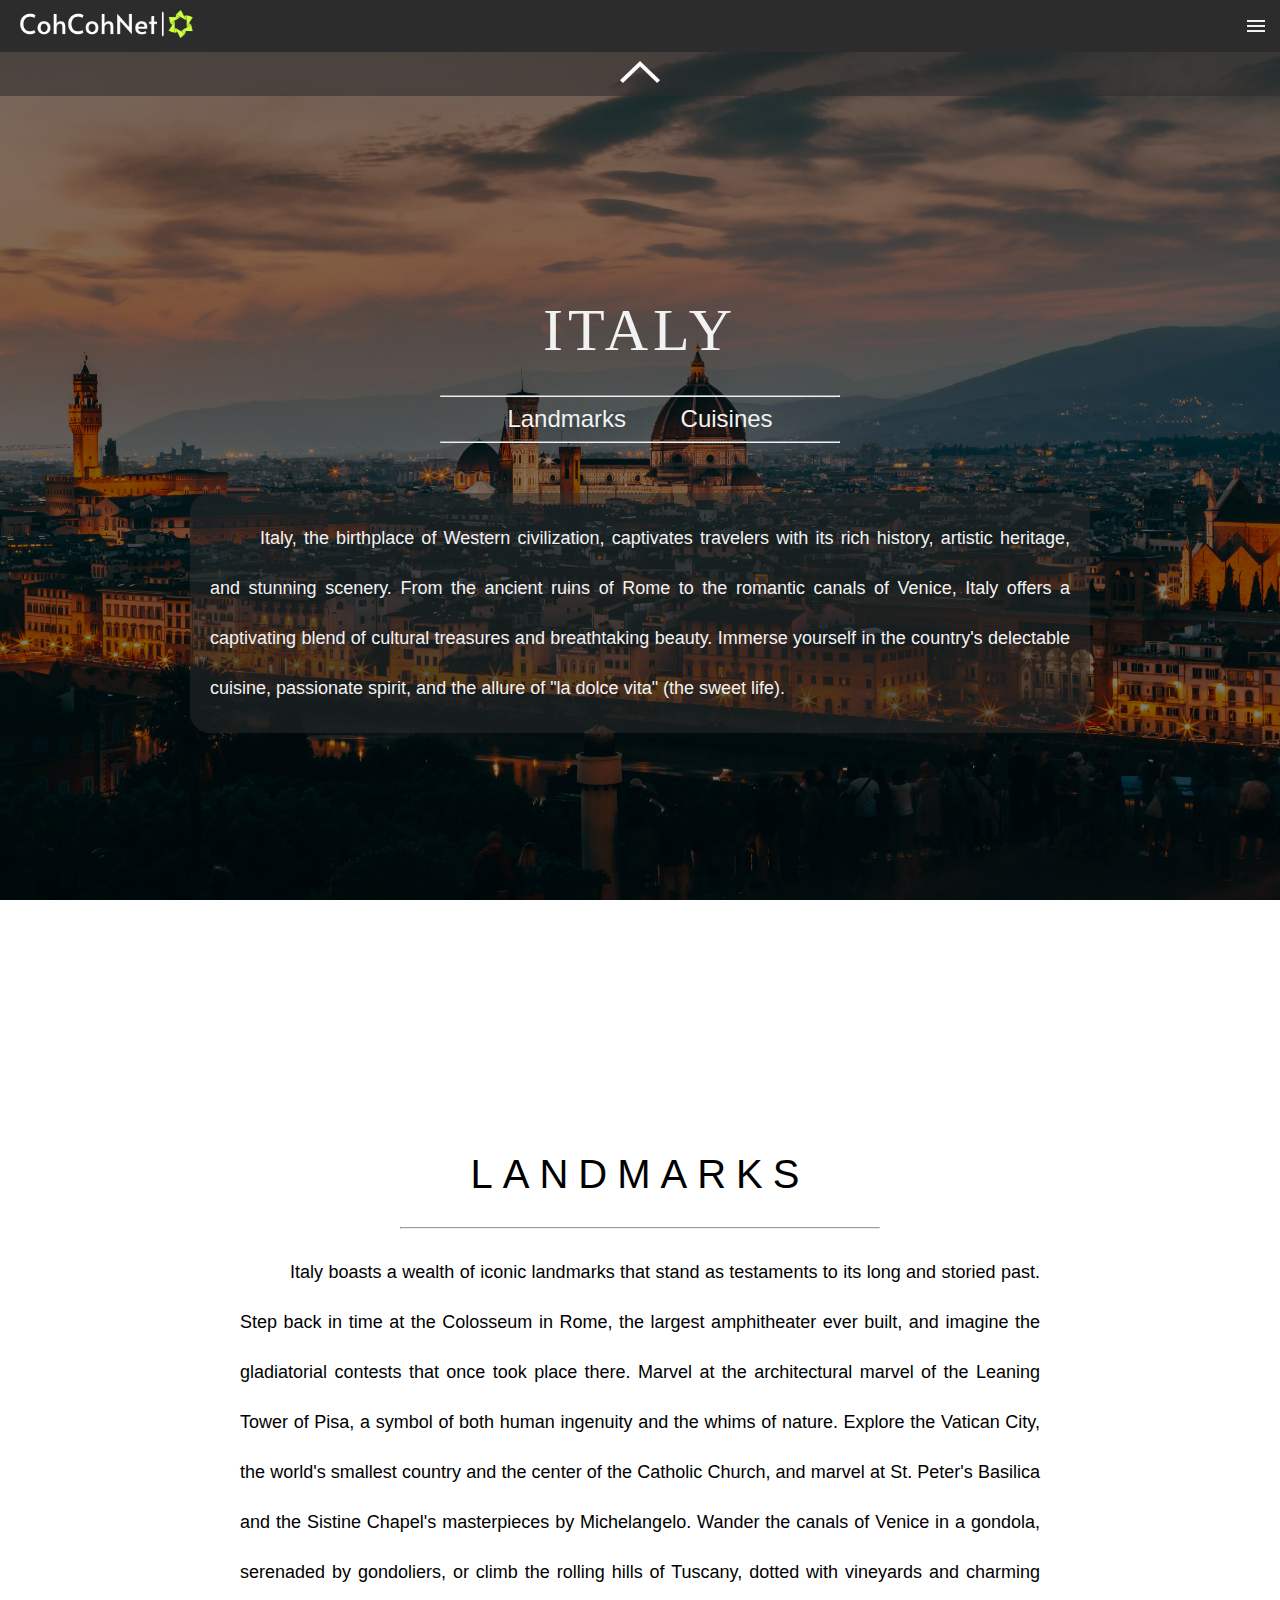
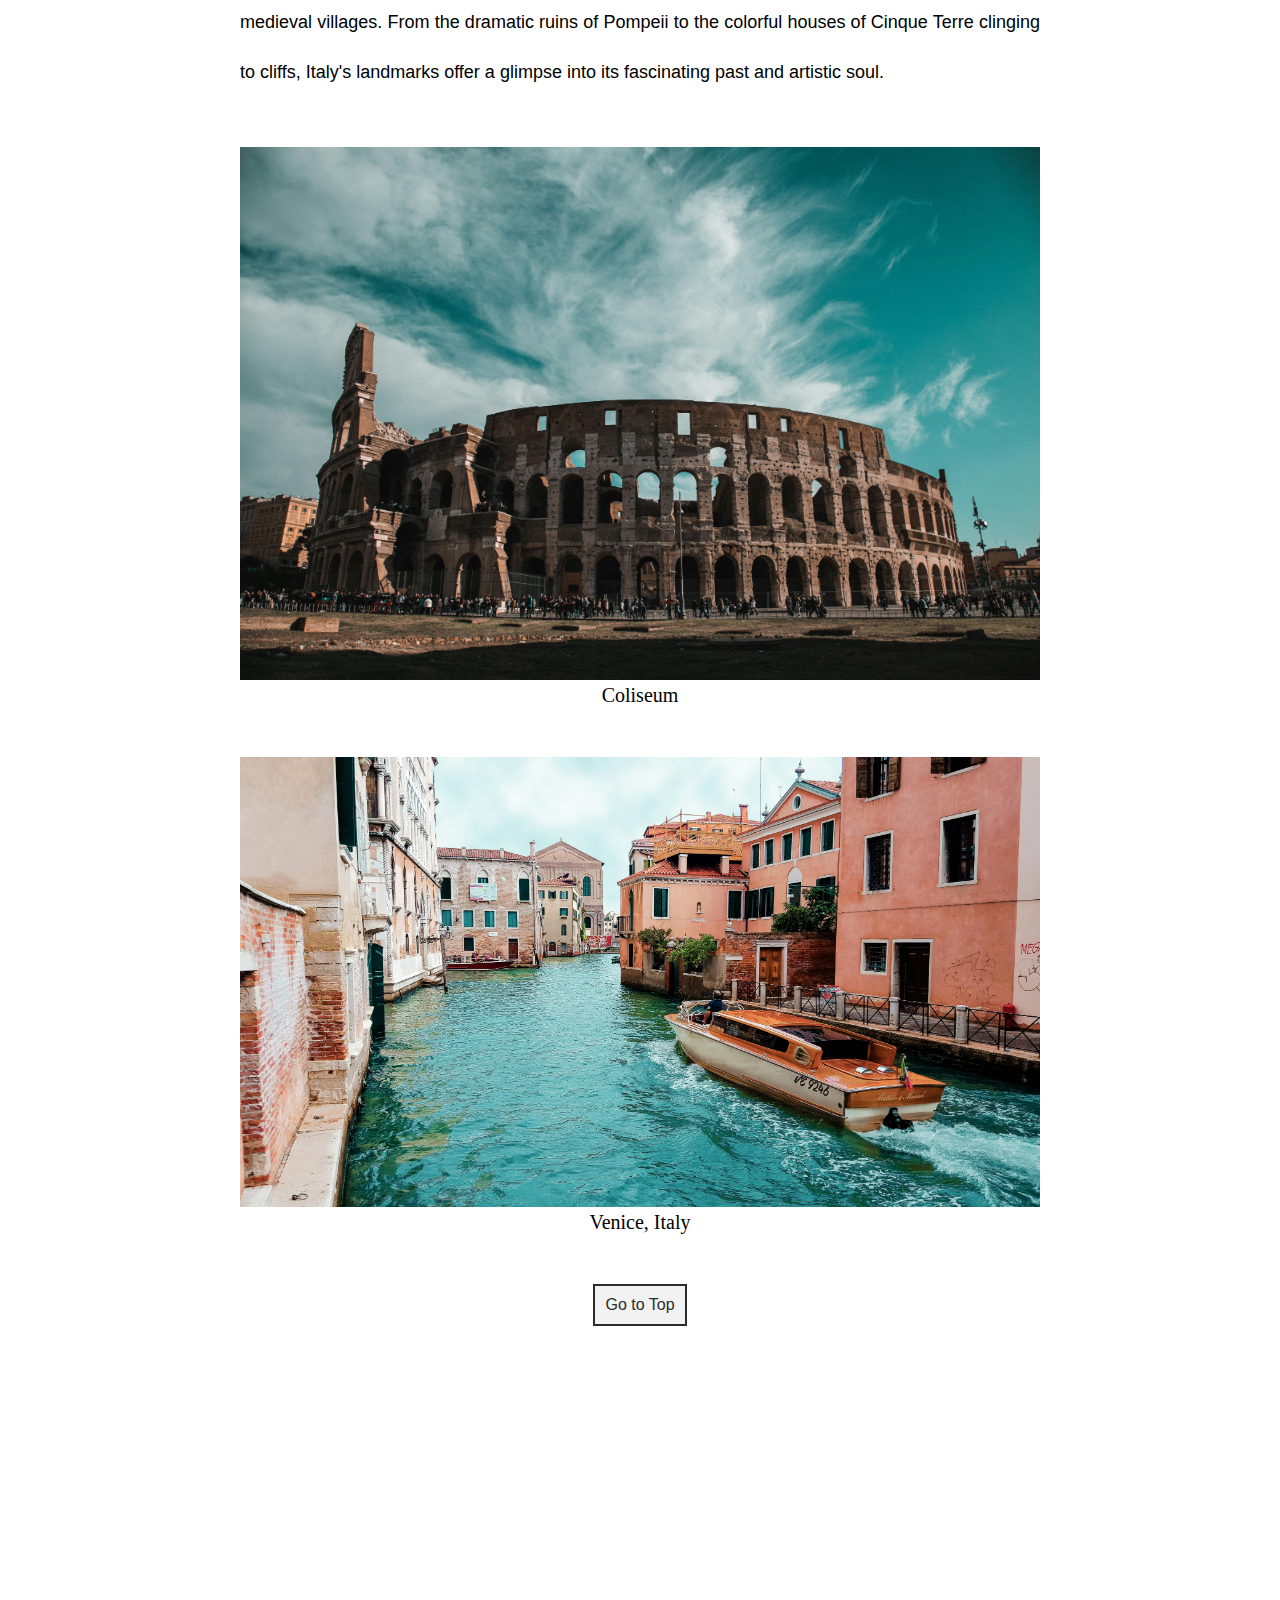
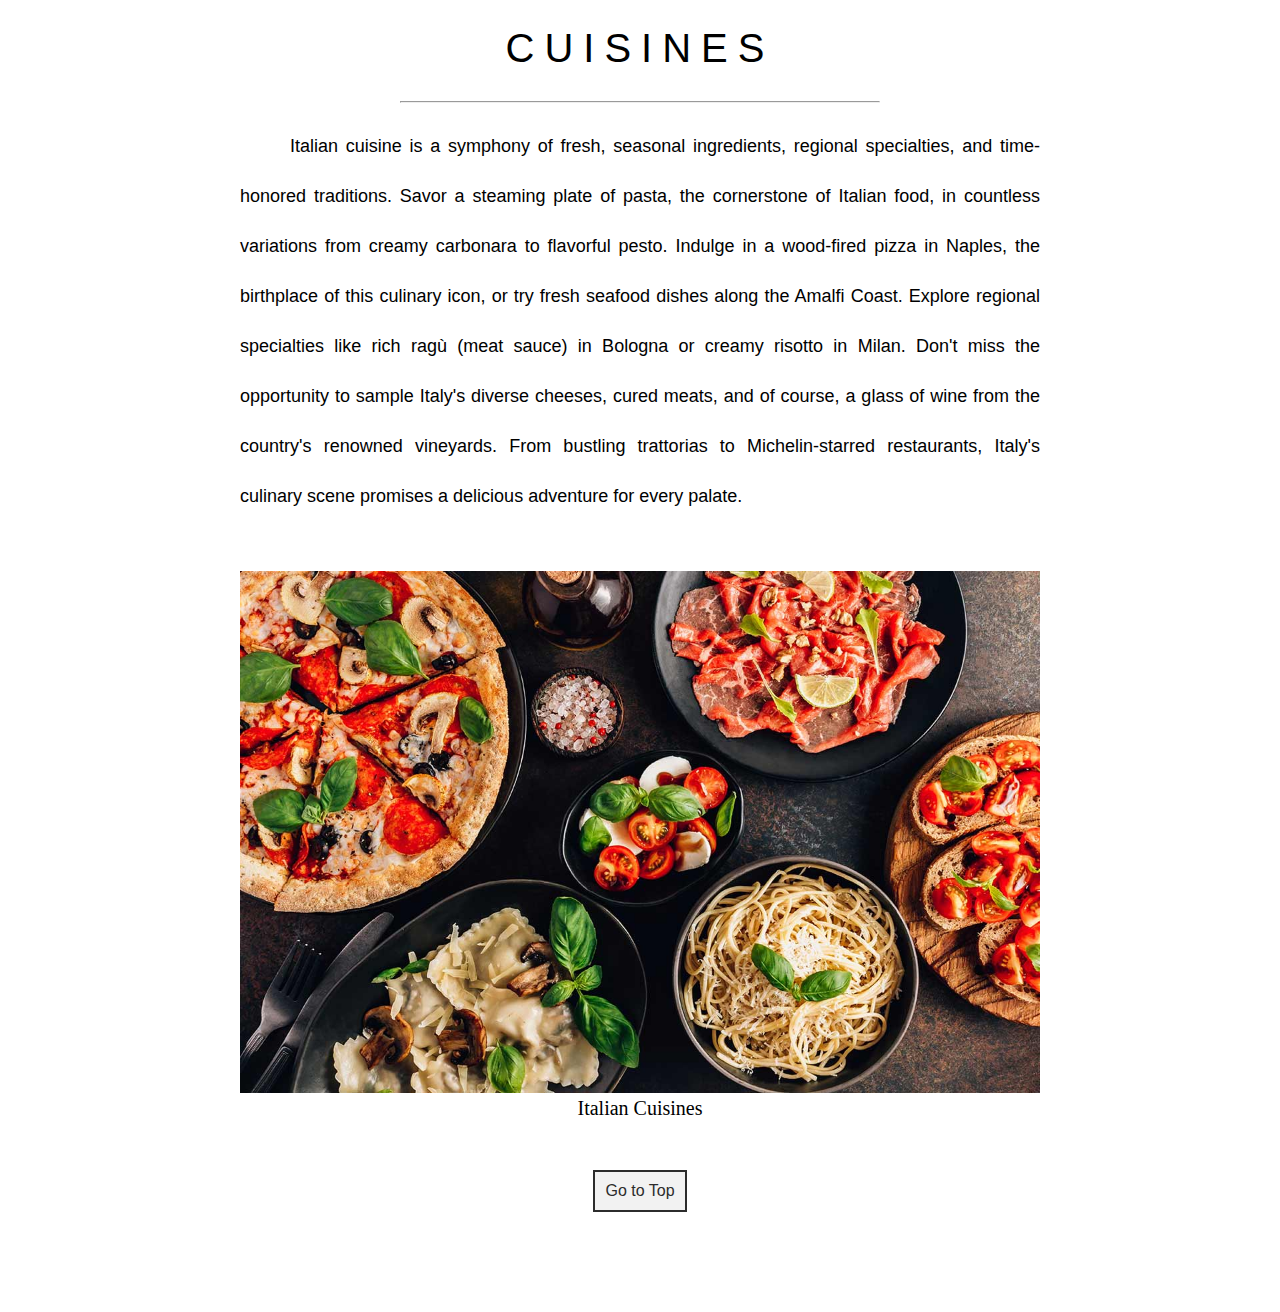
<file: DREAM DESTINATIONS/places/italy.html>
<!DOCTYPE html>
<html lang="en">
<head>
    <meta charset="UTF-8">
    <meta name="viewport" content="width=device-width, initial-scale=1.0">
    <title>Italy</title>
    <link rel="stylesheet" href="../../design.css">
    <link rel="stylesheet" href="../destination.css">
</head>
<body id="italy">
    <base id="italy">
    <header class="topnav">
        <a class="logo" href="../../index.html"><img src="../../images/Logo.png" alt="Logo"></a>
        <input class="menu-btn" type="checkbox" id="menu-btn">
        <label class="menu-icon" for="menu-btn"><span class="nav-icon"></span></label>
        <ul class="navcontainer">
            <li><a href="../../index.html">Home</a></li>
            <li><a href="../../RESUME/VILLAR_RESUME_ITAD.html">Resume</a></li>
            <li><a href="../../BIOGRAPHY/Villar_Biography_.html">Biography</a></li>
            <li><a href="../../SKILLS/Skills.html">Skills & Interests</a></li>
            <li><a href="../../GALLERY/Villar-Gallery.html">Gallery</a></li>
            <li><a href="../../MY BEATS/my-beats.html"> My Beats</a></li>
            <li><a href="../../MY KIND OF FILM/myfilms.html">My Kind of Film</a></li>
            <li><a class="active" href="../destination.html">Travel Goals</a></li>
            <li><a href="../../BUCKET LIST/bucketlist.html">Bucket List</a></li>
        </ul>
    </header>
    <div class="mainbg" style="background-image: url(../images/Italy.jpg);">
        <div class="cntrymenu" >
            <a href="../destination.html" title="Go Back"><img src="../images/back.png" alt="Go back" width="40px"></a>
        </div>
        <div class="titlecontainer">
            <div class="maintitle">
                <h1>ITALY</h1>
            </div>
            <hr width="70%" align="center">
            <div class="menu" >
                <a href="#landmark">Landmarks</a>
                <a href="#cuisines">Cuisines</a>
            </div>
            <hr width="70%" align="center">
        </div>
        <div id="about">
            <p>Italy, the birthplace of Western civilization, captivates travelers with its rich history, artistic heritage, and stunning scenery. From the ancient ruins of Rome to the romantic canals of Venice, Italy offers a captivating blend of cultural treasures and breathtaking beauty. Immerse yourself in the country's delectable cuisine, passionate spirit, and the allure of "la dolce vita" (the sweet life).</p>
        </div>
    </div>
    <div class="cntcontainer">
        <div id="landmark">
            <h2>LANDMARKS</h2>
            <hr width="60%" align="center">
            <p>Italy boasts a wealth of iconic landmarks that stand as testaments to its long and storied past.  Step back in time at the Colosseum in Rome, the largest amphitheater ever built, and imagine the gladiatorial contests that once took place there.  Marvel at the architectural marvel of the Leaning Tower of Pisa, a symbol of both human ingenuity and the whims of nature. Explore the Vatican City, the world's smallest country and the center of the Catholic Church, and marvel at St. Peter's Basilica and the Sistine Chapel's masterpieces by Michelangelo.  Wander the canals of Venice in a gondola, serenaded by gondoliers, or climb the rolling hills of Tuscany, dotted with vineyards and charming medieval villages. From the dramatic ruins of Pompeii to the colorful houses of Cinque Terre clinging to cliffs, Italy's landmarks offer a glimpse into its fascinating past and artistic soul.</p>
            <figure>
                <a href="images/Italy1.jpg" target="#italy" title="Coliseum"><img src="images/Italy1.jpg" width="1000px" alt="Coliseum" ></a>
                <figcaption>Coliseum</figcaption>
            </figure>
            <figure>
                <a href="images/Italy2.jpg" target="#italy" title="Venice"><img src="images/Italy2.jpg" width="1000px" alt="Venice, Italy" ></a>
                <figcaption>Venice, Italy</figcaption>
            </figure>

            <div class="goTopContainer">
                <a href="italy.html">Go to Top</a>
            </div>
        </div>
        <div id="cuisines">
            <h2>CUISINES</h2>
            <hr width="60%" align="center">
            <p>Italian cuisine is a symphony of fresh, seasonal ingredients, regional specialties, and time-honored traditions. Savor a steaming plate of pasta, the cornerstone of Italian food, in countless variations from creamy carbonara to flavorful pesto. Indulge in a wood-fired pizza in Naples, the birthplace of this culinary icon, or try fresh seafood dishes along the Amalfi Coast.  Explore regional specialties like rich ragù (meat sauce) in Bologna or creamy risotto in Milan. Don't miss the opportunity to sample Italy's diverse cheeses, cured meats, and of course, a glass of wine from the country's renowned vineyards. From bustling trattorias to Michelin-starred restaurants, Italy's culinary scene promises a delicious adventure for every palate.</p>
            <figure>
                <a href="images/Italy3.jpg" target="#italy" title="Italian Cuiseines"><img src="images/Italy3.jpg" width="1000px" alt="Italian Cuisines"></a>
                <figcaption>Italian Cuisines</figcaption>
            </figure>
            <div class="goTopContainer">
                <a href="italy.html">Go to Top</a>
            </div>
        </div>
    </div>
</body>
</html>
</file>
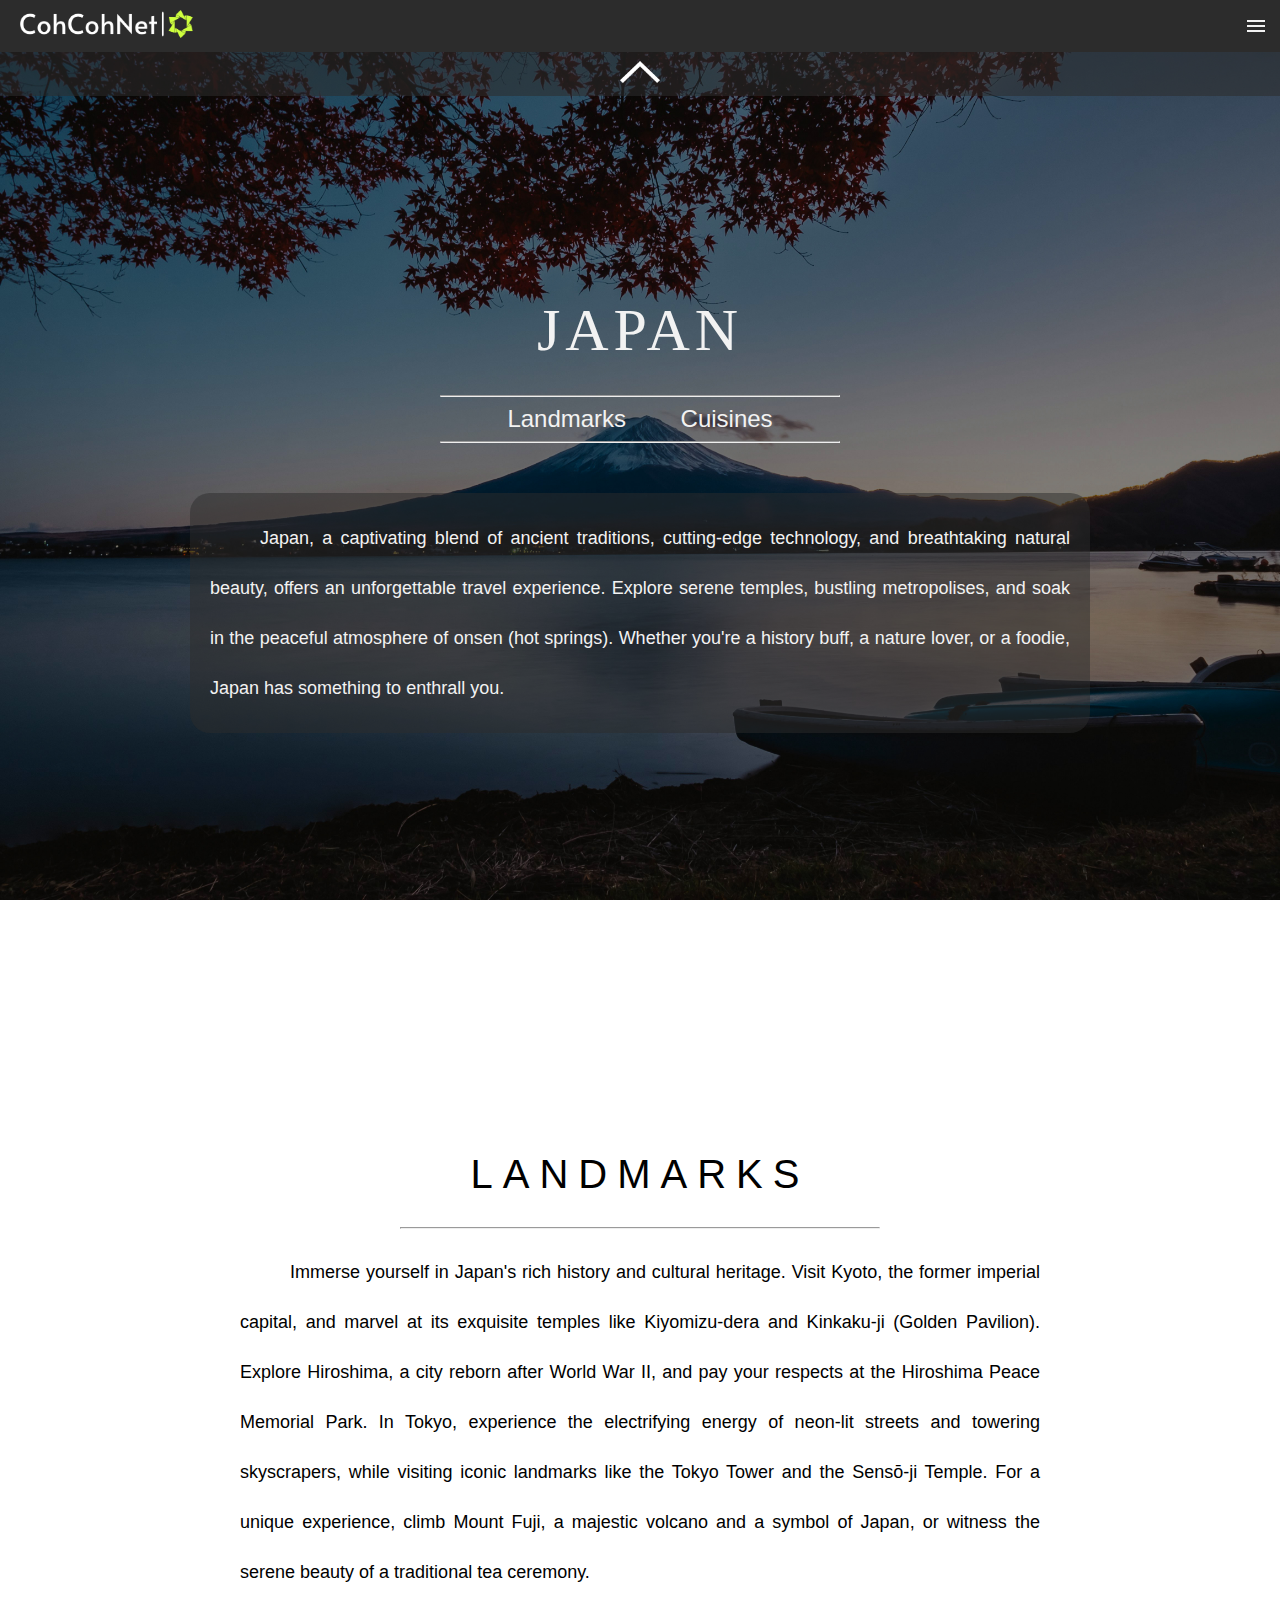
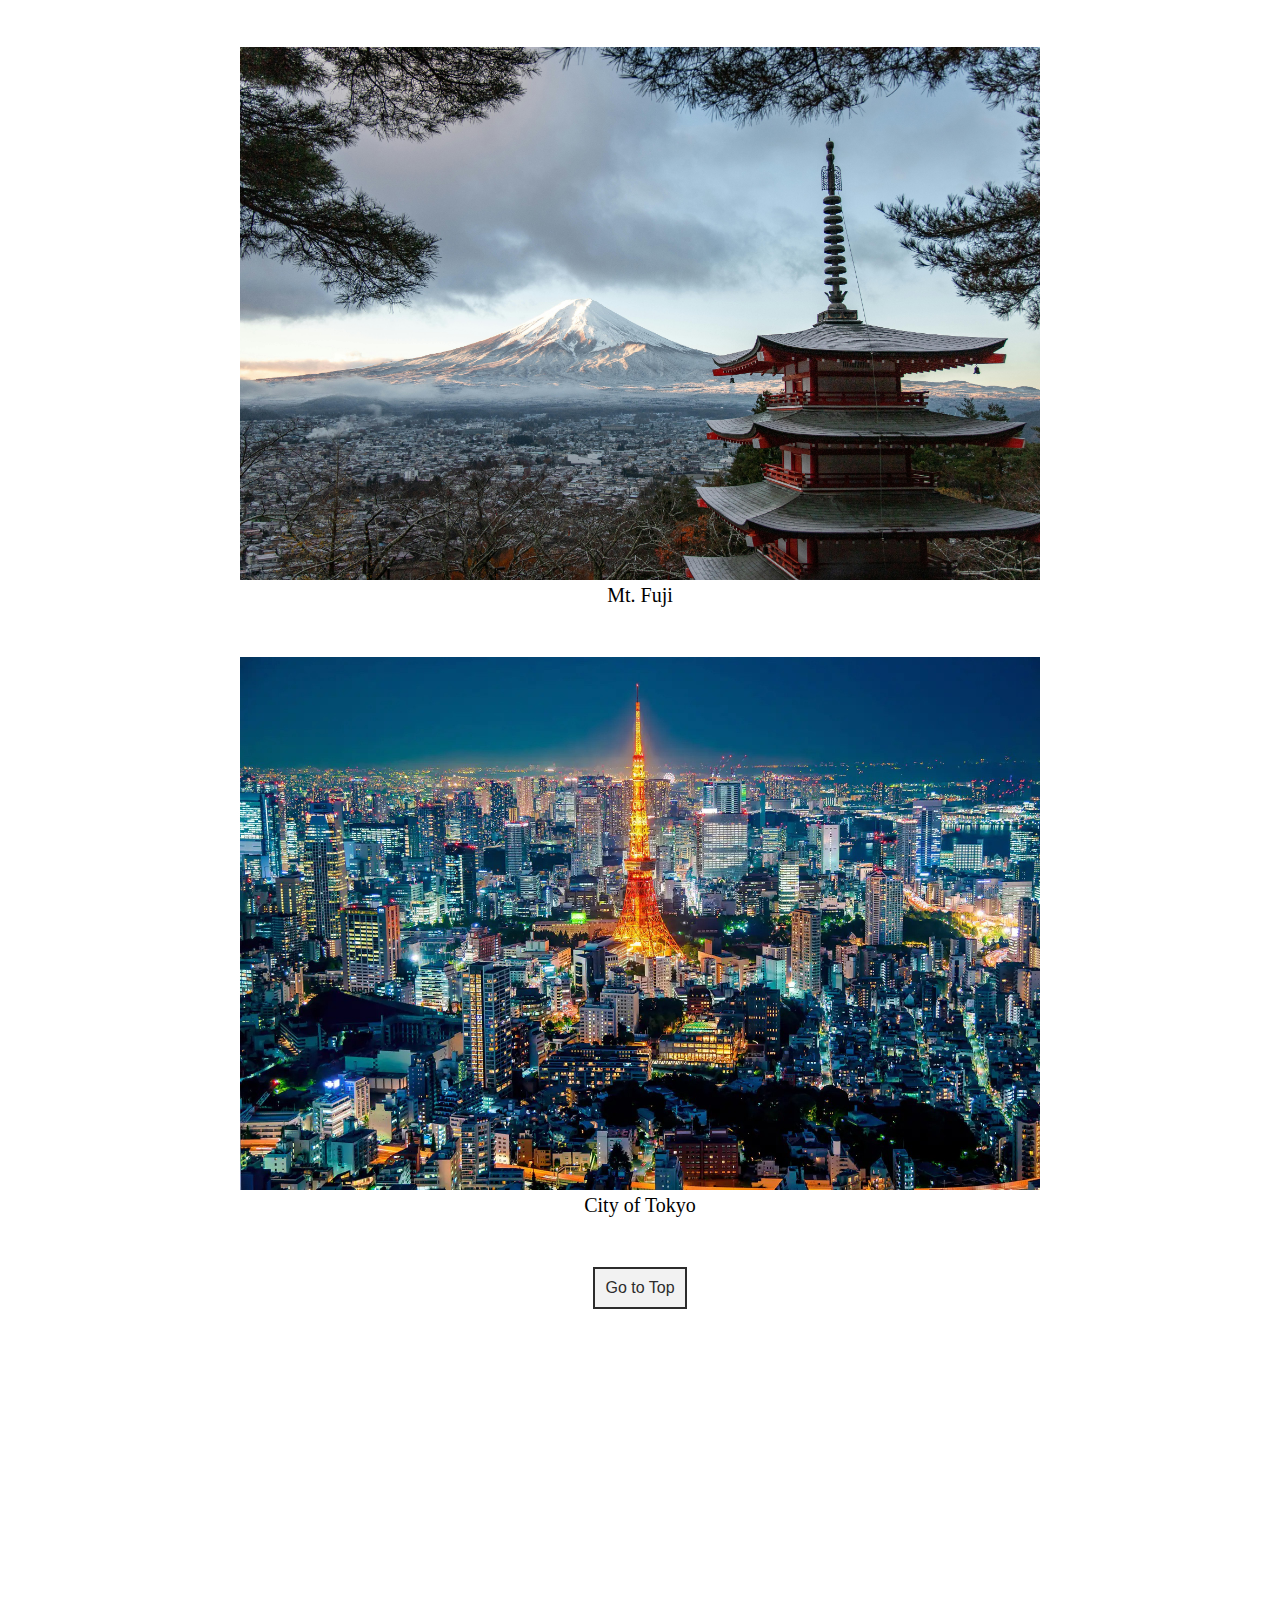
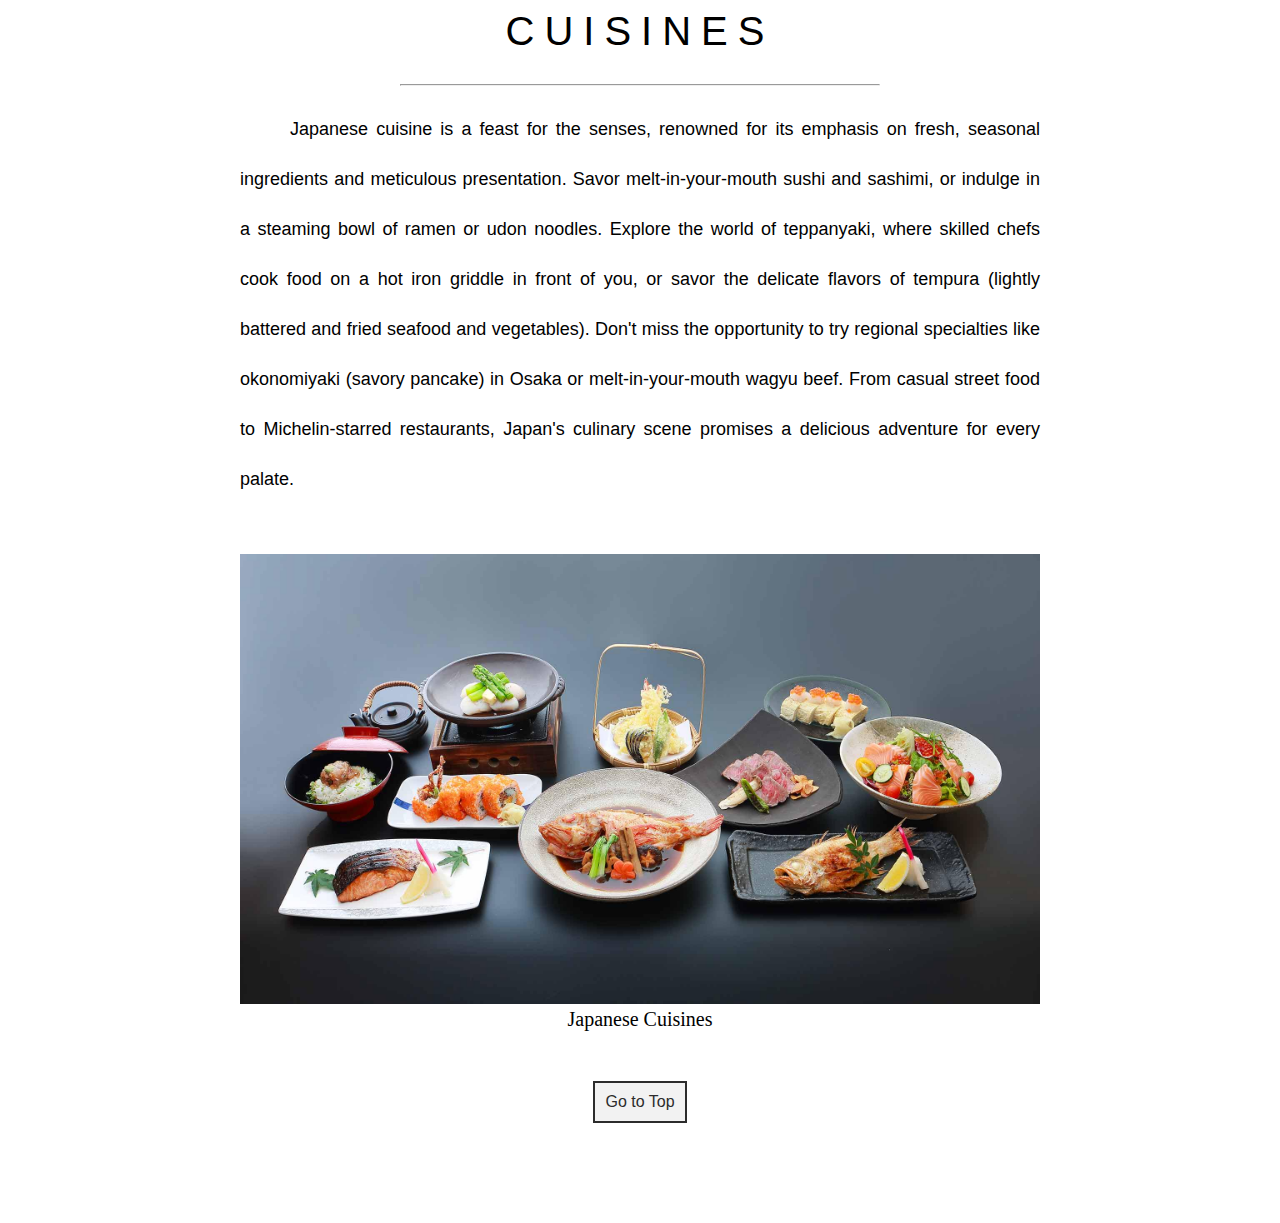
<file: DREAM DESTINATIONS/places/japan.html>
<!DOCTYPE html>
<html lang="en">
<head>
    <meta charset="UTF-8">
    <meta name="viewport" content="width=device-width, initial-scale=1.0">
    <title>Japan</title>
    <link rel="stylesheet" href="../../design.css">
    <link rel="stylesheet" href="../destination.css">
</head>
<body id="japan">
    <base id="japan">
    <header class="topnav">
        <a class="logo" href="../../index.html"><img src="../../images/Logo.png" alt="Logo"></a>
        <input class="menu-btn" type="checkbox" id="menu-btn">
        <label class="menu-icon" for="menu-btn"><span class="nav-icon"></span></label>
        <ul class="navcontainer">
            <li><a href="../../index.html">Home</a></li>
            <li><a href="../../RESUME/VILLAR_RESUME_ITAD.html">Resume</a></li>
            <li><a href="../../BIOGRAPHY/Villar_Biography_.html">Biography</a></li>
            <li><a href="../../SKILLS/Skills.html">Skills & Interests</a></li>
            <li><a href="../../GALLERY/Villar-Gallery.html">Gallery</a></li>
            <li><a href="../../MY BEATS/my-beats.html"> My Beats</a></li>
            <li><a href="../../MY KIND OF FILM/myfilms.html">My Kind of Film</a></li>
            <li><a class="active" href="../destination.html">Travel Goals</a></li>
            <li><a href="../../BUCKET LIST/bucketlist.html">Bucket List</a></li>
        </ul>
    </header>
    <div class="mainbg" style="background-image: url(../images/Japan.jpg);">
        <div class="cntrymenu" >
            <a href="../destination.html" title="Go Back"><img src="../images/back.png" alt="Go back" width="40px"></a>
        </div>
        <div class="titlecontainer">
            <div class="maintitle">
                <h1>JAPAN</h1>
            </div>
            <hr width="70%" align="center">
            <div class="menu" >
                <a href="#landmark">Landmarks</a>
                <a href="#cuisines">Cuisines</a>
            </div>
            <hr width="70%" align="center">
        </div>
        <div id="about">
            <p>Japan, a captivating blend of ancient traditions, cutting-edge technology, and breathtaking natural beauty, offers an unforgettable travel experience. Explore serene temples, bustling metropolises, and soak in the peaceful atmosphere of onsen (hot springs).  Whether you're a history buff, a nature lover, or a foodie, Japan has something to enthrall you.</p>
        </div>
    </div>
    <div class="cntcontainer">
        <div id="landmark">
            <h2>LANDMARKS</h2>
            <hr width="60%" align="center">
            <p>Immerse yourself in Japan's rich history and cultural heritage. Visit Kyoto, the former imperial capital, and marvel at its exquisite temples like Kiyomizu-dera and Kinkaku-ji (Golden Pavilion). Explore Hiroshima, a city reborn after World War II, and pay your respects at the Hiroshima Peace Memorial Park. In Tokyo, experience the electrifying energy of neon-lit streets and towering skyscrapers, while visiting iconic landmarks like the Tokyo Tower and the Sensō-ji Temple.  For a unique experience, climb Mount Fuji, a majestic volcano and a symbol of Japan, or witness the serene beauty of a traditional tea ceremony.</p>
            <figure>
                <a href="images/Japan1.jpg" target="#japan" title="Mt. Fuji"><img src="images/Japan1.jpg" width="1000px" alt="Mt. Fuji" ></a>
                <figcaption>Mt. Fuji</figcaption>
            </figure>
            <figure>
                <a href="images/Japan2.jpg" target="#japan" title="Tokyo"><img src="images/Japan2.jpg" width="1000px" alt="City of Tokyo"></a>
                <figcaption>City of Tokyo</figcaption>
            </figure>
            <div class="goTopContainer">
                <a href="japan.html">Go to Top</a>
            </div>
        </div>
        <div id="cuisines">
            <h2>CUISINES</h2>
            <hr width="60%" align="center">
            <p>Japanese cuisine is a feast for the senses, renowned for its emphasis on fresh, seasonal ingredients and meticulous presentation. Savor melt-in-your-mouth sushi and sashimi, or indulge in a steaming bowl of ramen or udon noodles.  Explore the world of teppanyaki, where skilled chefs cook food on a hot iron griddle in front of you, or savor the delicate flavors of tempura (lightly battered and fried seafood and vegetables). Don't miss the opportunity to try regional specialties like okonomiyaki (savory pancake) in Osaka or melt-in-your-mouth wagyu beef. From casual street food to Michelin-starred restaurants, Japan's culinary scene promises a delicious adventure for every palate.</p>
            <figure>
                <a href="images/Japan3.jpg" target="#japan" title="Japanese Cuisines"><img src="images/Japan3.jpg" width="1000px" alt="Japanese Cuisines"></a>
                <figcaption>Japanese Cuisines</figcaption>
            </figure>
            <div class="goTopContainer">
                <a href="japan.html">Go to Top</a>
            </div>
        </div>
    </div>
</body>
</html>
</file>
<file: design.css>
* {
    box-sizing: border-box;
}

body {
    margin: 0px;
    font-family: Helvetica, sans-serif;
}

#Home {
    background-image: url(images/Background.jpg);
    background-size: cover;
    background-repeat: no-repeat;
    background-position: right;
    background-position: center;
    background-attachment:fixed;
    padding: 0px;
    margin: 0px;
}

.topnav {
    background-color: #2c2c2c;
    width: 100%;
    height: 100%;
    max-height: 52px;
}

.logo {
    float: left;
    display: block;
    padding: 10px 20px;
}

.logo img {
    height: 100%;
    max-height: 28px;
    width: auto;
}

.navcontainer{
    display: block;
    margin: 0px;
    padding: 0px;
    list-style: none;
    overflow: hidden;
    color: #f2f2f2;
    background-color: #2c2c2c99;
    position: relative;
    z-index: 5;
}

.topnav ul a{
    display: block;
    color: #f2f2f2;
    text-decoration: None;
    text-transform: uppercase;
    font-family: Helvetica, sans-serif;
    padding: 10px;
}
.topnav ul a.active{
    color: #ceff3e;
}

.topnav ul a:hover{
    text-decoration: underline solid #ceff3e 5px;
    background-color: rgba(39, 39, 39, 0.60)
}

.goTopContainer {
    display: flex;
    justify-content: center;
}

.goTopContainer a{
    font-family: Helvetica, sans-serif;
    background-color: #f2f2f2;
    color: #2c2c2c; 
    border: #2c2c2c solid 2px;
    text-decoration: none;
    padding: 10px;
}

.goTopContainer a:hover{
    background-color: #2c2c2c;
    color: #f2f2f2; 
    border: #f2f2f2 solid 2px;
}

.topnav .navcontainer {
    clear: both;
    max-height: 0;
    transition:max-height .2s ease-out;
}

.topnav .menu-icon{
    padding: 25px 15px;
    position: relative;
    float: right;
    cursor: pointer;
}

.topnav .menu-icon .nav-icon {
    background-color:#f2f2f2;
    display: block;
    height: 2px;
    width: 18px;
    position: relative;
    transition: background .2s ease-out;
}

.topnav .menu-icon .nav-icon::before{
    background-color: #f2f2f2;
    content: "";
    display: block;
    height: 100%;
    width: 100%;
    position: absolute;
    transition: all .2s ease-out;
    top: 5px;
}

.topnav .menu-icon .nav-icon::after{
    background-color: #f2f2f2;
    content: "";
    display: block;
    height: 100%;
    width: 100%;
    position: absolute;
    transition: all .2s ease-out;
    top: -5px;
}

.topnav .menu-btn {
    display: none;
}

.topnav .menu-btn:checked ~ .navcontainer {
    max-height: 240px;
    overflow-y: scroll;
}

.topnav .menu-btn:checked ~ .menu-icon .nav-icon{
    background-color: transparent;
}

.topnav .menu-btn:checked ~ .menu-icon .nav-icon::before{
    transform: rotate(-45deg);
    top: 0;
}

.topnav .menu-btn:checked ~ .menu-icon .nav-icon::after{
    transform: rotate(45deg);
    top: 0;
}

#welcomemessage{
    display: block;
    margin: auto;
    padding: 0px 0px;
    text-align: center;
    font-size: 20px;
    max-width: 700px;
    width: 100%;
}

.vid-container {
    max-width: 90%;
    margin: 0px auto;
}
.vid-container video {
    width: 100%;
    height: auto;
}

#hello{
    font-size: 200%;
    font-family: Georgia, serif;
    font-weight: normal;
    color: #2c2c2c;
    margin: 100px 0px 10px;
}

#intro{
    font-size: 150%;
    font-family: Georgia, serif;
    font-weight: lighter;
    color: #2c2c2c;
    margin: 10px 0px;
}

#roletitles{
    font-size: 100%;
    font-family: Helvetica, sans-serif;
    font-weight: lighter;
    color: #2c2c2c;
    margin: 10px 0px;
}

#lowerPage{
    background-color: #2c2c2c;
}

@media (min-width: 1300px) {
    .topnav {
        height: 52px;
    }

    .topnav li {
        display: inline-block;
    }

    .topnav .navcontainer {
        clear: none;
        max-height: none;
        text-align: right;
        padding-right: 20px;
        background-color: #2c2c2c;
    }

    .topnav ul a{
        font-size: 80%;
        margin: 5px 15px 0px 0px;
    }

    .topnav ul a:hover{
        border-bottom: solid #ceff3e 5px;
        text-decoration: none;
        background-color:#2c2c2c;
    }

    .topnav .menu-icon{
        display: none;
    }

    #welcomemessage{
        display: block;
        float: right;
        margin: 0px 150px 0px 0px;
        padding: 0px 0px;
        text-align: center;
        max-width: 700px;
        width: 100%;
    }

    .vid-container {
        max-width: 100%;
        margin: 0px auto;
    }
    .vid-container video {
        width: 100%;
        height: auto;
    }
    
    #hello{
        font-size: 300%;
    }
    
    #intro{
        font-size: 200%;
    }
    
    #roletitles{
        font-size: 125%;
    }
}
@media (min-width: 1450px) {
    .topnav ul a{
        font-size: 100%;
    }
}
</file>
<file: BIOGRAPHY/biographyDesign.css>
#biography{
    background-color:#f2f2f2;
    padding: 0px;
    margin: 0px;
}

#titlebg{
    background-repeat: no-repeat;
    background-size: cover;
    background-position: center;
    background-attachment: fixed;
    background-image: url(Images/mainbg.jpg);
    min-height: 1000px;
}

#titlecontainer {
    text-align: center;
    max-width: 60%;
    margin: auto;
    padding-top: 100px;
}

#titlecontainer hr {
    max-width: 600px;
}

#biotitle h1{
    color: #f2f2f2;
    font-size: 30px;
    font-family: Georgia, 'Times New Roman', Times, serif;
    font-weight: normal;
}

#biotitle h1 b{
    font-size: 50px;
}

.menu a{
    display: block;
    text-decoration: none;
    color:#f2f2f2;
    margin: 0px 15px;
    font-size: 20px;
    font-family: Helvetica, sans-serif;
    padding: 10px;
}

.menu a:hover{
    background-color: #f2f2f2;
    color: #2c2c2c;
}

#cntcontainer{
    margin: 0px 5% 100px;
}

#cntcontainer img{
    max-width: 300px;
    width: 100%;
    height: auto;
    border: #2c2c2c solid 5px;
}

#cntcontainer h2{
    color: #2c2c2c;
    font-family: Georgia, 'Times New Roman', Times, serif;
    font-size: 30px;
    text-transform: uppercase;
    text-align: center;
    margin: 0px 0px 0px 0px;
    word-spacing: 20px;
}

#cntcontainer p{
    color: #000000;
    font-family: Helvetica, sans-serif;
    font-size: calc(15px + 0.390625vw);
    line-height: 40px;
    text-align: justify;
    text-indent: 50px;
}

#cntcontainer sup{
    position:relative;
    color: #239700;
}

#childhood{
    margin-top: 80px;
    padding-top: 20px;
}

.row:after {
    content: "";
    display: table;
    clear: both;
}

#cntcontainer .column {
    float: left;
}

.left, .right {
    width: 100%;
}

.right img{
    display: block;
    margin: 10px auto;
}

#teenage {
    padding-top: 10px;
}

@media (min-width: 617px) {
    .menu a{
        display: inline;
    }
}

@media (min-width: 1300px) {
    .left {
        width: 60%;
    }
    
    .right {
        width: 40%;
        text-align: center;
    }
    .goTopContainer {
        display: flex;
        margin-left: 20px;
        justify-content: left;
    }
    #biotitle h1{
        font-size: 50px;
    }
    #cntcontainer p{
        font-size: 20px;
    }
    #biotitle h1 b{
        font-size: 70px;
    }
    .menu a{
        font-size: 30px;
    }
}
</file>
<file: BUCKET LIST/bucketlist.css>
body {
    background-repeat: no-repeat;
    background-size: cover;
    background-position: center;
    background-attachment: fixed;
    background-image: url(images/mainbg.jpg);
    height: 1000px;
}

.titlecontainer {
    text-align: center;
    max-width: 1000px;
    margin: auto;
    padding-top: 50px;
}

.maintitle{
    color: #f2f2f2;
    font-family: Georgia, 'Times New Roman', Times, serif;
    color: #f2f2f2;
    text-align: center;
    letter-spacing: 10px;
    font-weight: lighter;
}

.bigbucket {
    display: flex;
    flex-wrap: wrap;
    justify-content: center;
}

.bucket {
    background-color: #f2f2f2;
    margin: 5%;
    max-width: 500px;
    border-top-right-radius: 5%;
    border-bottom-left-radius: 5%;
    text-align: center;
    padding: 5%;
}

.bucket img {
    display: block;
    max-width: 500px;
    width: 50%;
    margin: 20px auto;
    border-radius: 100%;
}

.bucket h2 {
    font-size: 150%;
    font-family: Georgia, Times, serif;
}

.bucket ul {
}

.bucket ul li {
    font-size: 125%;
    text-align: left;
    margin-bottom: 10px;
    line-height: 30px;
}
@media (min-width: 768px) {
    .maintitle {
        font-size: 20px;
    }
}
@media (min-width: 1024px) {
    .maintitle {
        font-size: 30px;
    }
    .bucket {
        margin: 20px;
        max-width: 400px;
        padding: 10px;
    }
}
</file>
<file: DREAM DESTINATIONS/destination.css>
.destination {
    margin: 0px;
    background-repeat: no-repeat;
    background-size: cover;
    background-position: center;
    background-attachment: fixed;
    background-image: url(images/background.jpg);
}

.map {
    padding-top: 50px;
    padding-bottom: 100px;
}

.map .travel2{
    display: block;
    margin: auto;
}

.map .travel1{
    display: none;
}

.map .travel {
    display: none;
}
.titlecontainer {
    text-align: center;
    max-width: 1000px;
    margin: auto;
    padding-top: 200px;
}

.mainbg {
    background-repeat: no-repeat;
    background-size: cover;
    background-position: center;
    background-attachment: fixed;
    min-height: 1000px;
}

.cntrymenu {
    text-align: center;
    position: relative;
}


.cntrymenu a{
    display:block;
    margin: auto;
    background-color: #2c2c2c90;
    color: #f2f2f2;
}

.cntrymenu a:hover{
    background-color: #b2db34;
    color: #2c2c2c;
}

.maintitle {
    font-size: 24px;
    font-family: Georgia, Times, serif;
    color: #f2f2f2;
    text-align: center;
}

.maintitle h1{
    text-align: center;
    padding: 0px;
    margin: 0px 0px 30px;
    letter-spacing: 5px;
    font-weight: lighter;
}

.menu {
    text-align: center;
}

.menu a{
    display: block;
    color: #f2f2f2;
    font-size: 20px;
    padding: 10px;
    text-decoration: none;
}

.menu a:hover{
    background-color: #f2f2f2;
    color: #2c2c2c;
}

#about {
    text-align: center;
    color: #f2f2f2;
    margin: 50px auto;
    max-width: 1000px;
}

#about p {
    font-size: 16px;
    text-align: justify;
    font-family: Helvetica, sans-serif;
    line-height: 40px;
    background-color: #2c2c2c80;
    padding: 20px;
    text-indent: 50px;
    border-radius: 20px;
    margin: 5%;
}

.cntcontainer {
    text-align: center;
    margin: 100px 5%;
}

.cntcontainer h2{
    font-size: 30px;
    font-family: Helvetica, sans-serif;
    font-weight: lighter;
    letter-spacing: 10px;
    margin: 0px;
}

.cntcontainer hr {
    margin: 30px auto 10px;
}

.cntcontainer p{
    font-size: 16px;
    font-family: Helvetica, sans-serif;
    line-height: 40px;
    text-align: justify;
    margin-bottom: 50px;
    text-indent: 50px;
}

.cntcontainer figure {
    margin: 0px 0px 50px;
}

.cntcontainer figcaption {
    font-family: Georgia, 'Times New Roman', Times, serif;
    font-size: 20px;
}

.cntcontainer figure img {
    width: 90%;
    max-width: 1000px;
}

#landmark {
    margin-bottom: 300px;
}

@media (min-width: 768px) {
    .map .travel2{
        display: none;
    }
    
    .map .travel1{
        display: block;
        margin: auto;
    }
    
    .map .travel {
        display: none;
    }
    .menu a{
        display: inline;
        font-size: 24px;
        margin: 0px 15px;
    }
    .titlecontainer hr{
        max-width: 400px;
    }
    #about p {
        font-size: 18px;
        line-height: 50px;
    }
    .maintitle {
        font-size: 30px;
    }
    .cntcontainer h2{
        font-size: 40px;
    }
    .cntcontainer p{
        font-size: 18px;
        line-height: 50px;
    }
}

@media (min-width: 1024px) {
    .cntcontainer {
        width: 800px;
        margin: 100px auto;
    }
    .map .travel2{
        display: none;
    }
    
    .map .travel1{
        display: none;
    }
    
    .map .travel {
        display: block;
        margin: auto;
    }
    .cntcontainer figure img {
        width: 100%;
    }
}

@media (min-width: 1440px) {
    .cntcontainer {
        width: 1000px;
        margin: 100px auto;
    }
    .menu a{
        display: inline;
        font-size: 26px;
    }
    .maintitle h1{
        font-size: 70px;
        letter-spacing: 20px;
    }
    .cntcontainer h2{
        font-size: 40px;
    }
    .cntcontainer p{
        font-size: 18px;
    }
    #about p {
        font-size: 22px;
        line-height: 50px;
    }
}
</file>
<file: GALLERY/gallery.css>
#galleryPage {
    margin: 0px;
    padding: 0px;
    background-color: #f2f2f2;;
}

.mainbg {
    background-repeat: no-repeat;
    background-size: cover;
    background-position: center;
    background-attachment: fixed;
    background-image: url(images/mainbg.jpg);
    min-height: 1000px;
}

.titlecontainer {
    text-align: center;
    width: 60%;
    margin: auto;
    padding-top: 200px;
}

.maintitle {
    font-size: 20px;
    font-family: Georgia, 'Times New Roman', Times, serif;
    color: #f2f2f2;
    text-align: center;
}

.maintitle h1{
    padding: 0px;
    margin-bottom: 35px;
}

.container {
    margin: 0px auto;
    text-align: center;
}

.navigation {
    text-align: center;
}
.navigation a {
    display: block;
    text-decoration: none;
    color:#f2f2f2;
    margin: 0px 15px;
    font-size: 20px;
    font-family: Helvetica, sans-serif;
    padding: 10px;
}
.navigation a:hover {
    background-color: #f2f2f2;
    color: #2c2c2c;
}

.gallerytitle {
    padding: 50px 0px;
    background-color: #2c2c2c;
    color: #f2f2f2;
}

.gallerytitle h2 {
    font-size: 40px;
    font-family: Georgia, 'Times New Roman', Times, serif;
    margin: 0px;
}

.imgcontainer {
    display: flex;
    flex-wrap: wrap;
    justify-content: center;
}

.imgcontainer img {
    display: inline-block;
    width: 300px;
    height: 300px;
    vertical-align: middle;
}

.imgcontainer div {
    background-color: #ceff3e;
    display: inline-block;
    background-size: cover;
    background-position: 50% 50%; 
    filter: grayscale(50%);
    margin: 50px 5px 50px;
    width: 300px;
    height: 300px;
    border: #2c2c2c 5px solid;

}

.imgcontainer div:hover {
    filter: grayscale(0);
    border: #ceff3e 5px solid;

}

.imgcontainer a{
    text-decoration: none;
}

@media (min-width: 617px) {
    .navigation a{
        display: inline;
    }
    .maintitle {
        font-size: 30px;
    }
}

@media (min-width: 1024px) {
    .maintitle {
        font-size: 40px;
    }
    .menu a {
        font-size: 30px;
    }
    .navigation a{
        font-size: 30px;
    }
}
</file>
<file: MY BEATS/mybeats.css>
#mybeats {
    margin: 0px;
}

.mainbg {
    background-repeat: no-repeat;
    background-size: cover;
    background-position: center;
    background-attachment: fixed;
    background-image: url(images/mainbg.jpg);
    min-height: 1000px;
}

.titlecontainer {
    text-align: center;
    width: 60%;
    margin: auto;
    padding-top: 200px;
}

.titlecontainer hr {
    max-width: 500px;
}

.menu {
    text-align: center;
}

.menu a{
    display: block;
    color: #f2f2f2;
    font-size: 30px;
    padding: 10px;
    margin: 0px 30px;
    text-decoration: none;
}

.menu a:hover{
    background-color: #f2f2f2;
    color: #2c2c2c;
}

.maintitle {
    color: #f2f2f2;
    font-family: Georgia, 'Times New Roman', Times, serif;
    text-align: center;
}

.maintitle h1{
    color: #f2f2f2;
    font-size: 30px;
    font-family: Georgia, 'Times New Roman', Times, serif;
    font-weight: normal;
    word-spacing: 20px;
    padding: 0px;
    margin: 0px 0px 30px;
}

.maintitle b {
    font-size: 50px;
}

.cntcontainer {
    background-repeat: no-repeat;
    background-size: cover;
    background-position: center;
    background-attachment: fixed;
    margin-bottom: 100px;
    text-align: center;
}

.cntcontainer h2{
    font-size: 30px;
    font-family: Georgia, 'Times New Roman', Times, serif;
    margin: 0px 0px 10px;
    padding-top: 50px;
}

.cntcontainer hr {
    margin-bottom: 30px;
    max-width: 400px;
}

.msccontainer{
    display: flex;
    flex-direction: column;
    justify-content: center;
}

.msccontainer > div {
    display: block;
    margin: 20px auto;
    background-color: #2c2c2c;
    width: 300px;
    padding: 20px;
    border-radius: 5%;
    position: relative;
}

.msccontainer img {
    border: #2c2c2c solid 5px;
    margin-bottom: 20px;
    max-height: 200px;
    height: 100%;
    max-width: 200px;
    width: 100%;
}

.msccontainer b {
    font-size: 24px;
    color: #f2f2f2;
}

.msccontainer h3 {
    font-size: 18px;
    color: #f2f2f2;
    font-weight: normal;
    padding: 0px;
    font-family: Helvetica, sans-serif;
    margin-bottom: 30px;
}

.songtitle{
    height: 100px;
}

.msccontainer audio {
    width: 250px;
}

@media (min-width: 617px) {
    .menu a{
        display: inline;
    }

    .msccontainer {
        flex-direction: unset;
        flex-wrap: wrap;
    }

    .msccontainer > div {
        margin: 20px;
    }
    .cntcontainer h2{
        font-size: 40px;
    }
}

@media (min-width: 1300px) {
    .maintitle h1{
        font-size: 50px;
    }
    
    .maintitle b {
        font-size: 70px;
    }

    .msccontainer {
        flex-wrap: nowrap;
        flex-direction: row;
    }
    .cntcontainer h2{
        font-size: 50px;
    }
}
</file>
<file: RESUME/VILLAR_resumeDesign_ITAD.css>
#Resume{
    background-image: url(Images/Background.jpg);
    background-size: cover;
    background-repeat: no-repeat;
    background-position: center;
    background-attachment: fixed;
    padding: 0px;
    margin: 0px;
}

#rsmContainer{
    display: block;
    margin: 30px auto;
    background-color:#f2f2f2;
    padding: 30px 5%;
    height: auto;
    width: 90%;
    background-position: center;
}

#imgprofile{
    width: 150px;
    height: 150px;
    margin-top: 20px;
    border-radius: 50%;
    border-style: solid;
    border-width: 5px;
    border-color: #2c2c2c;
}

#name{
    color: #2c2c2c;
    text-align: center;
    font-family: Georgia, 'Times New Roman', Times, serif;
    font-size: 30px;
    letter-spacing: 5px;
    margin: 10px 0px 0px 0px;
}

.profession{
    color: #2c2c2c;
    text-align: center;
    font-family: 'Trebuchet MS', 'Lucida Sans Unicode', 'Lucida Grande', 'Lucida Sans', Arial, sans-serif;
    font-size: 20px;
    margin: 0px 0px 30px 0px;
}

#aboutme{
    font-family: Verdana, Geneva, Tahoma, sans-serif;
    font-size: 16px;
    text-align: justify;
    text-indent: 24px;
    margin: 20px 5%;
    line-height: 30px;
    color: #2c2c2c;
}

.rsmInfoTitle{
    color: #2c2c2c;
    text-align: left;
    text-decoration: none; 
    list-style: none;
    font-size: 20px;
    margin: 0px;
}

.rsmInfo{
    font-family: 'Trebuchet MS', 'Lucida Sans Unicode', 'Lucida Grande', 'Lucida Sans', Arial, sans-serif;
    font-size: 16px;
    color: #000000;
    line-height: 30px;
    margin: 10px 0px 0px;
    padding: 0px;
}

.big {
    padding-left: 5%;
}

.column {
    float: left;
    width: 100%;
    padding-left: 5%;
}
  
.row {
    margin-top: 50px;
    
}

.row:after {
    content: "";
    display: table;
    clear: both;
}

@media (min-width: 1300px) {
    #rsmContainer{
        width: 70%;
        border-radius: 10%;
        padding: 30px 50px;
    }
    #imgprofile{
        width: 215px;
        height: 215px;
    }
    #name {
        font-size: 50px;
    }
    .profession{
        font-size: 30px;
    }
    .rsmInfoTitle{
        font-size: 35px;
    }
    .rsmInfo{
        font-size: 20px;
    }
    #aboutme{
        font-size: 20px;
    }
    #hobbies {
        margin-top: 50px;
    }
    .big {
        padding-left: 40px;
    }
    .column {
        width: 50%;
        padding-left: 40px;
    }
    .row {
        margin: 0px;
    }
}
</file>
<file: SKILLS/Skills.css>
#skillsbody{
    padding: 0px;
    margin: 0px;
    background-color: #f2f2f2;
}

.mainbg {
    background-repeat: no-repeat;
    background-size: cover;
    background-position: center;
    background-attachment: fixed;
    background-image: url(Images/mainbg.jpg);
    min-height: 1000px;
}

.titlecontainer {
    text-align: center;
    width: 60%;
    margin: auto;
    padding-top: 200px;
}

.titlecontainer hr {
    max-width: 700px;
}

.menu {
    text-align: center;
}

.menu a{
    display: block;
    text-decoration: none;
    color:#f2f2f2;
    margin: 0px 15px;
    font-size: 20px;
    font-family: Helvetica, sans-serif;
    padding: 10px;
}

.menu a:hover{
    background-color: #f2f2f2;
    color: #2c2c2c;
}


.maintitle {
    font-size: 20px;
    font-family: Georgia, 'Times New Roman', Times, serif;
    color: #f2f2f2;
    text-align: center;
}

.maintitle h1{
    padding: 0px;
    margin: 0px 0px 30px;
}

.gandalfbg, .edisonbg{
    background-repeat: no-repeat;
    background-size: cover;
    background-position: center;
    background-attachment: fixed;
    
}

.gandalfbg {
    background-image: url(Images/gandalfbg.jpg);
}

.edisonbg{
    background-image: url(Images/edisonbg.jpg);
}

.gandalfQuote, .edisonQuote{
    padding: 9% 20%;
    vertical-align: middle;
}

.gandalfQuote h2, .edisonQuote h2{
    font-family: Georgia, 'Times New Roman', Times, serif;
    font-size: 30px;
    text-align: center;
    color: #f2f2f2;
    margin: 0px;
}

.gandalfQuote h3, .edisonQuote h3{
    font-family: Georgia, 'Times New Roman', Times, serif;
    font-size: 30px;
    text-align: center;
    color: #f2f2f2;
    margin: 0px;
}

.goTopContainer {
    margin-top: 50px;
    text-align: center;
}

.cntcontainer {
    background-repeat: no-repeat;
    background-size: cover;
    background-position: center;
    background-attachment: fixed;
    margin: 0px 5% 100px;
}

.cntcontainer h3{
    text-align: center;
    color: #2c2c2c;
    font-family: Georgia, 'Times New Roman', Times, serif;
    font-size: 50px;
}

.cntcontainer p{
    color: #000000;
    font-family: Helvetica, sans-serif;
    font-size: 16px;
    letter-spacing: 1px;
    line-height: 40px;
    text-align: justify;
    text-indent: 50px;
}
.cntcontainer sup{
    color: #239700;
    position: relative;
}

#skills {
    padding-top: 10px;
}

@media (min-width: 617px) {
    .menu a{
        display: inline;
    }
    .gandalfQuote h2, .edisonQuote h2{
        font-size: 30px;
    }
    .cntcontainer {
        margin: 0px 10% 100px;
    }
    .maintitle {
        font-size: 30px;
    }
}

@media (min-width: 1024px) {
    .maintitle {
        font-size: 40px;
    }
    .menu a {
        font-size: 30px;
    }
    .gandalfQuote h2, .edisonQuote h2{
        font-size: 60px;
    }
    .cntcontainer p{
        font-size: 18px;
    }
}
</file>
